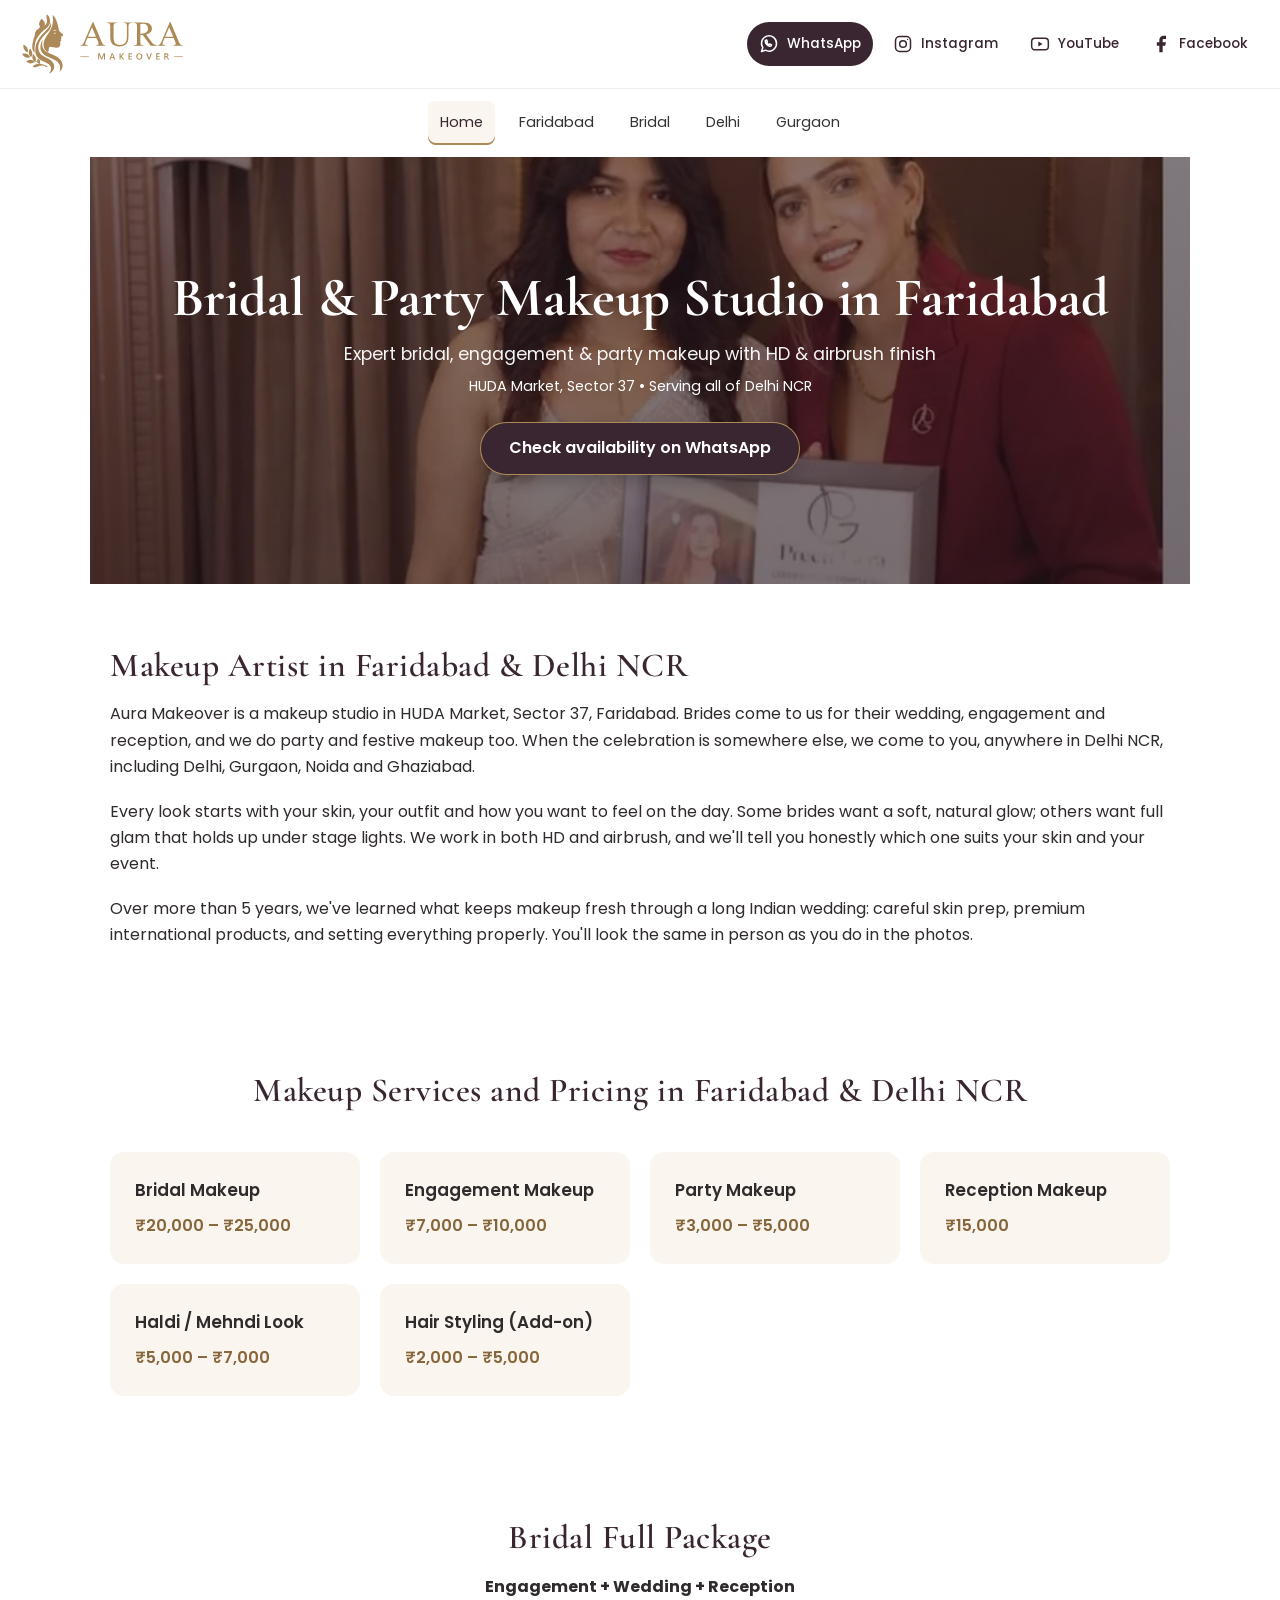
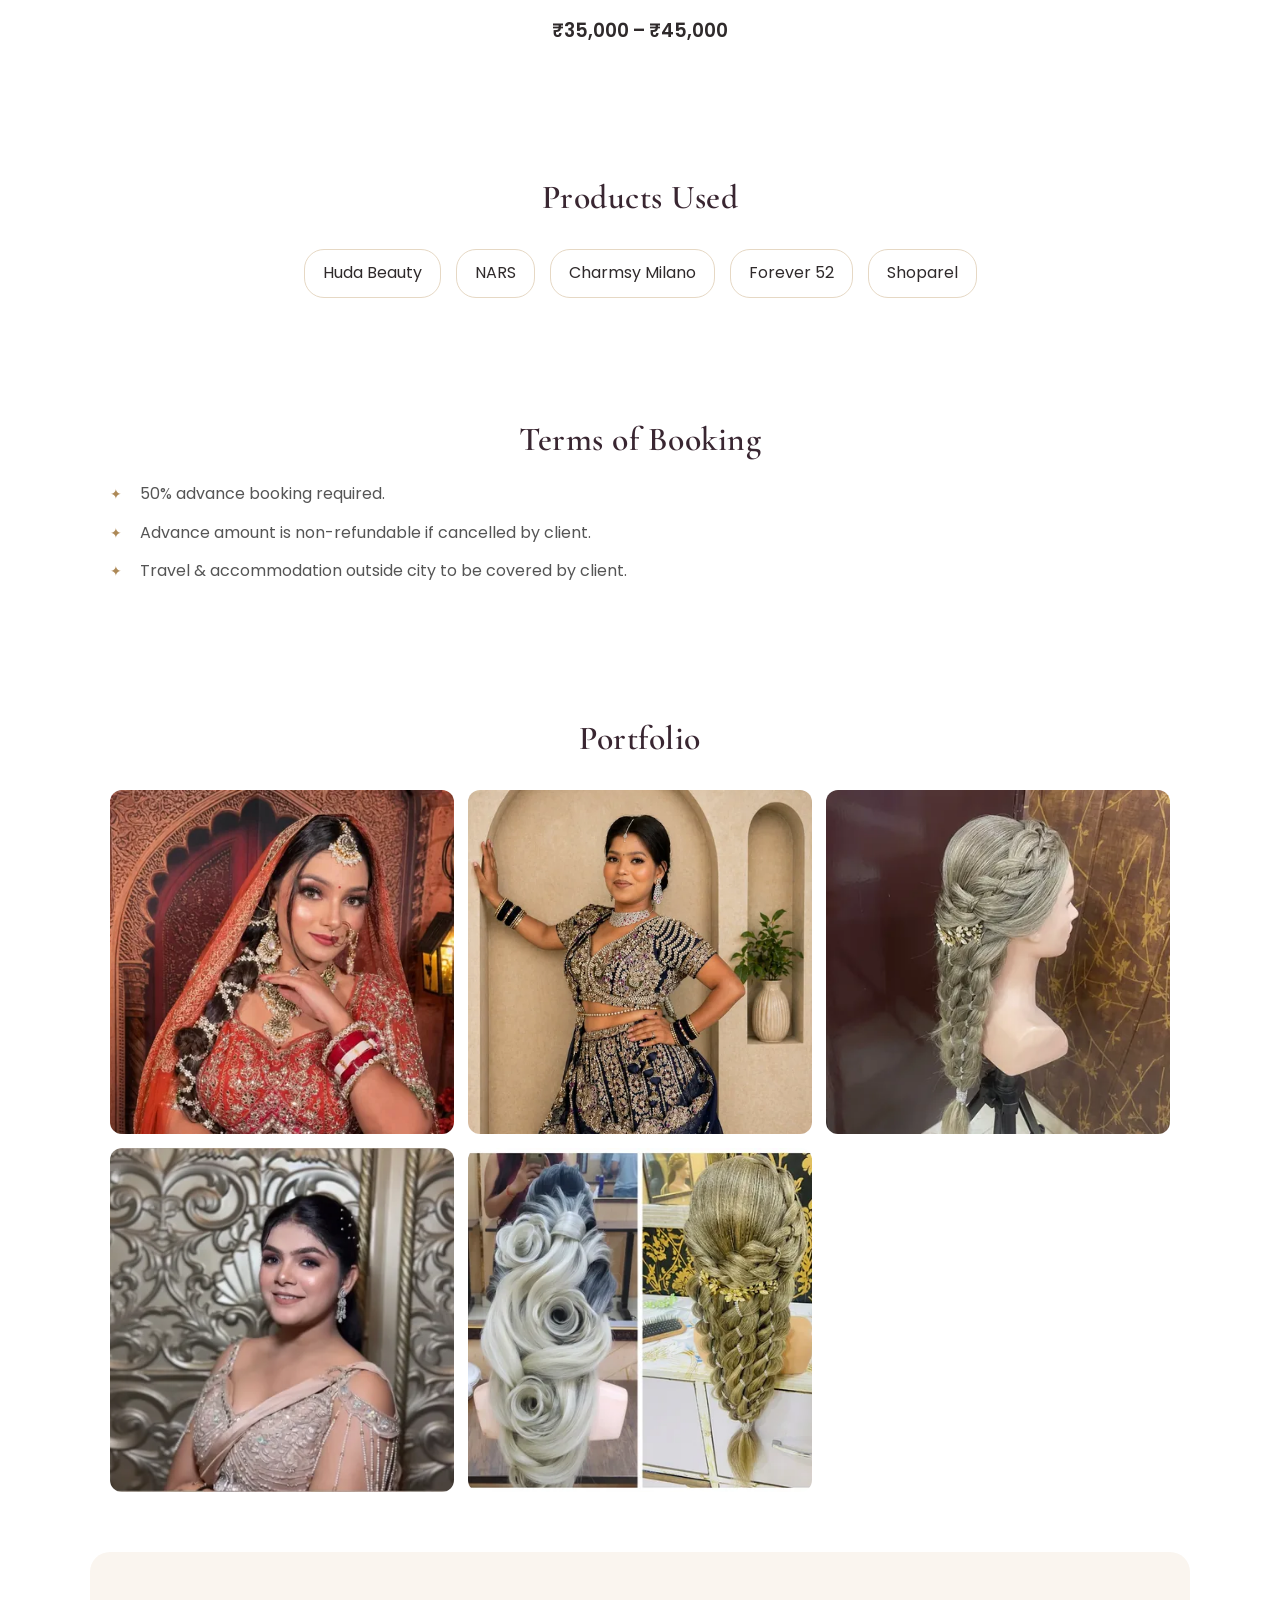
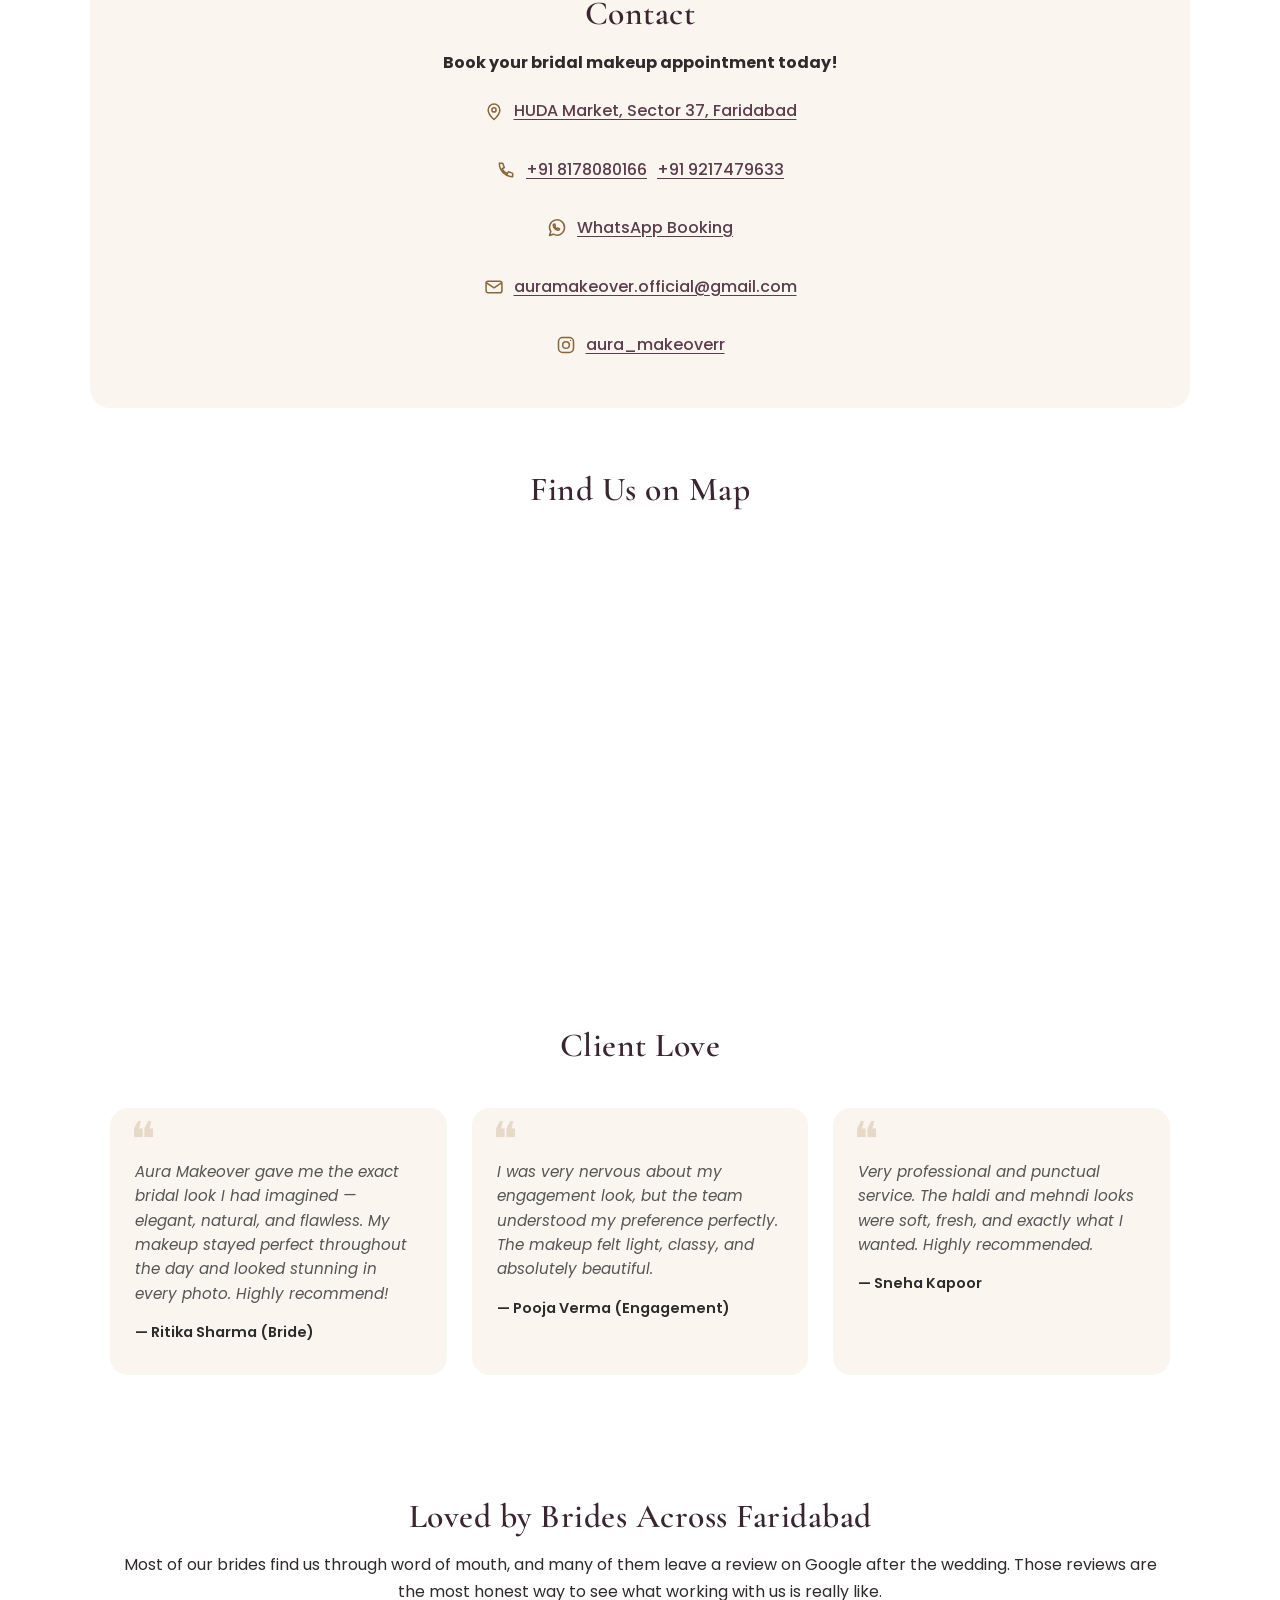
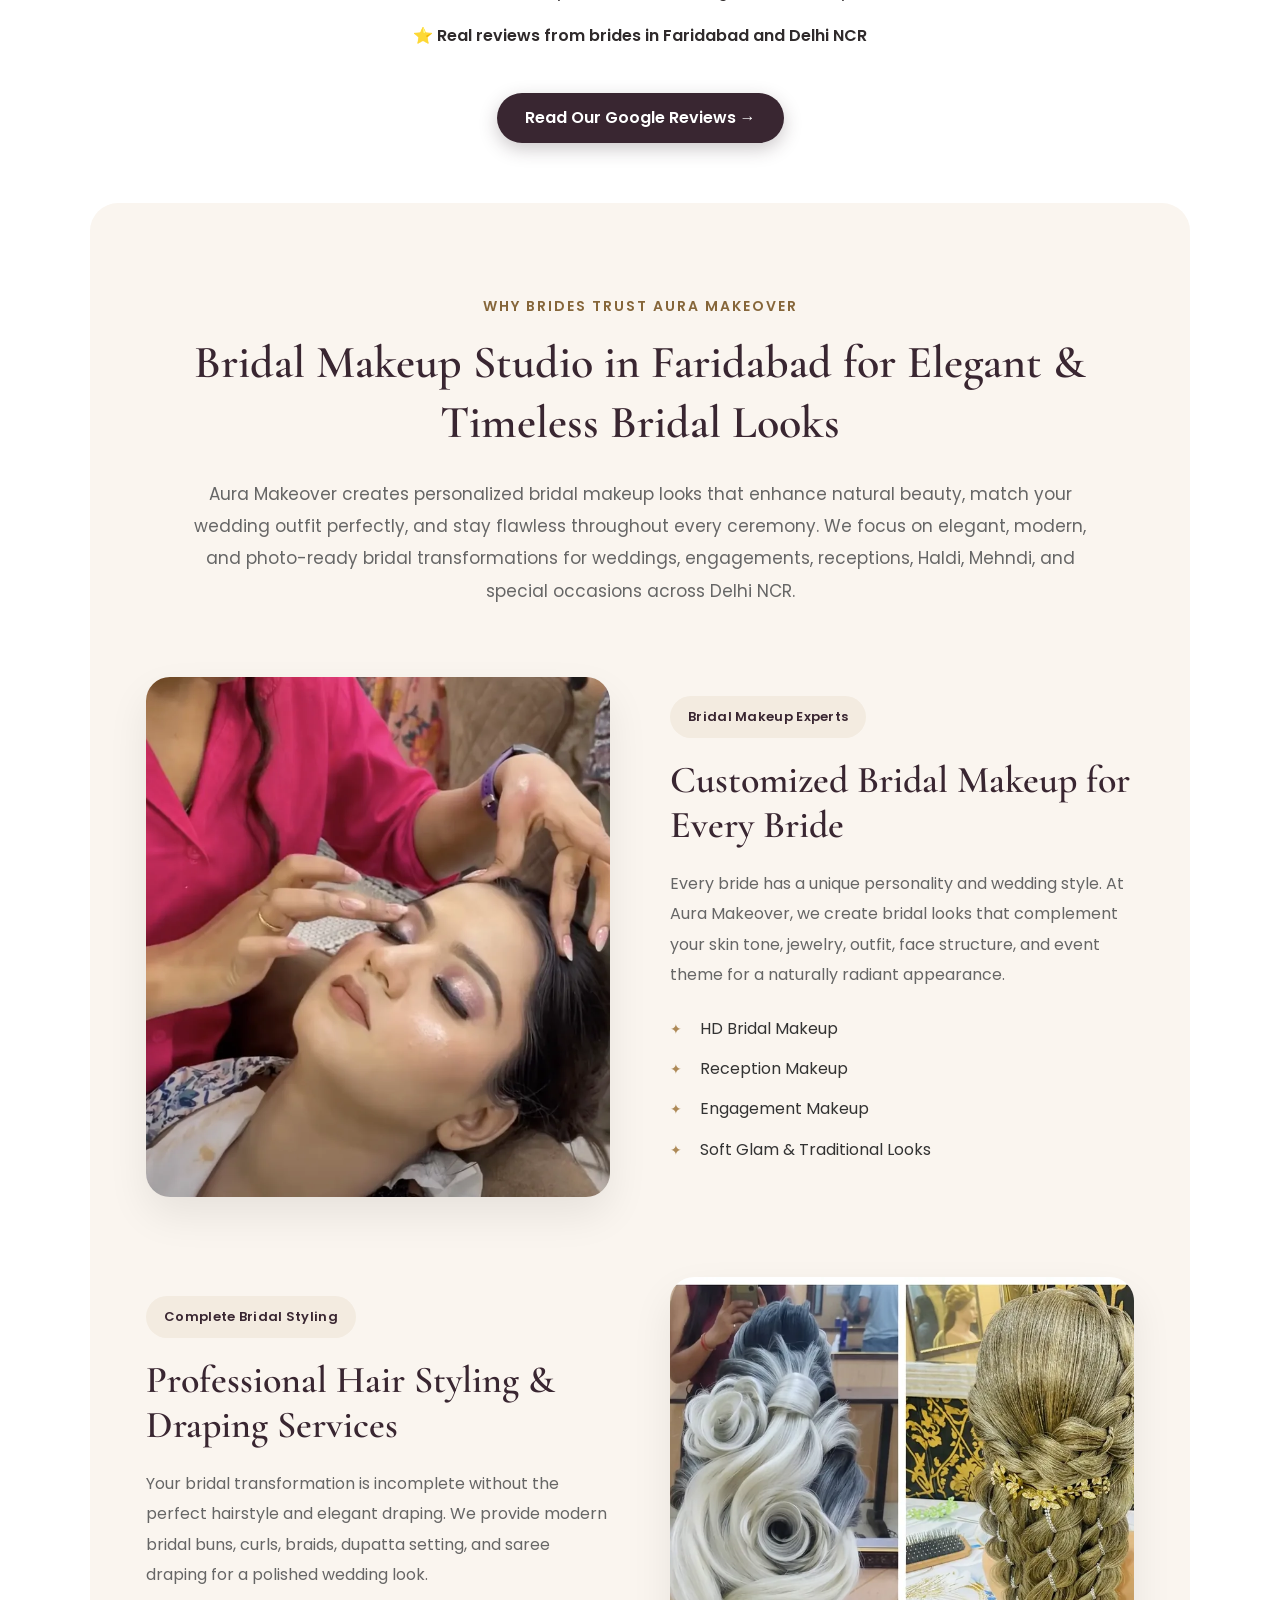
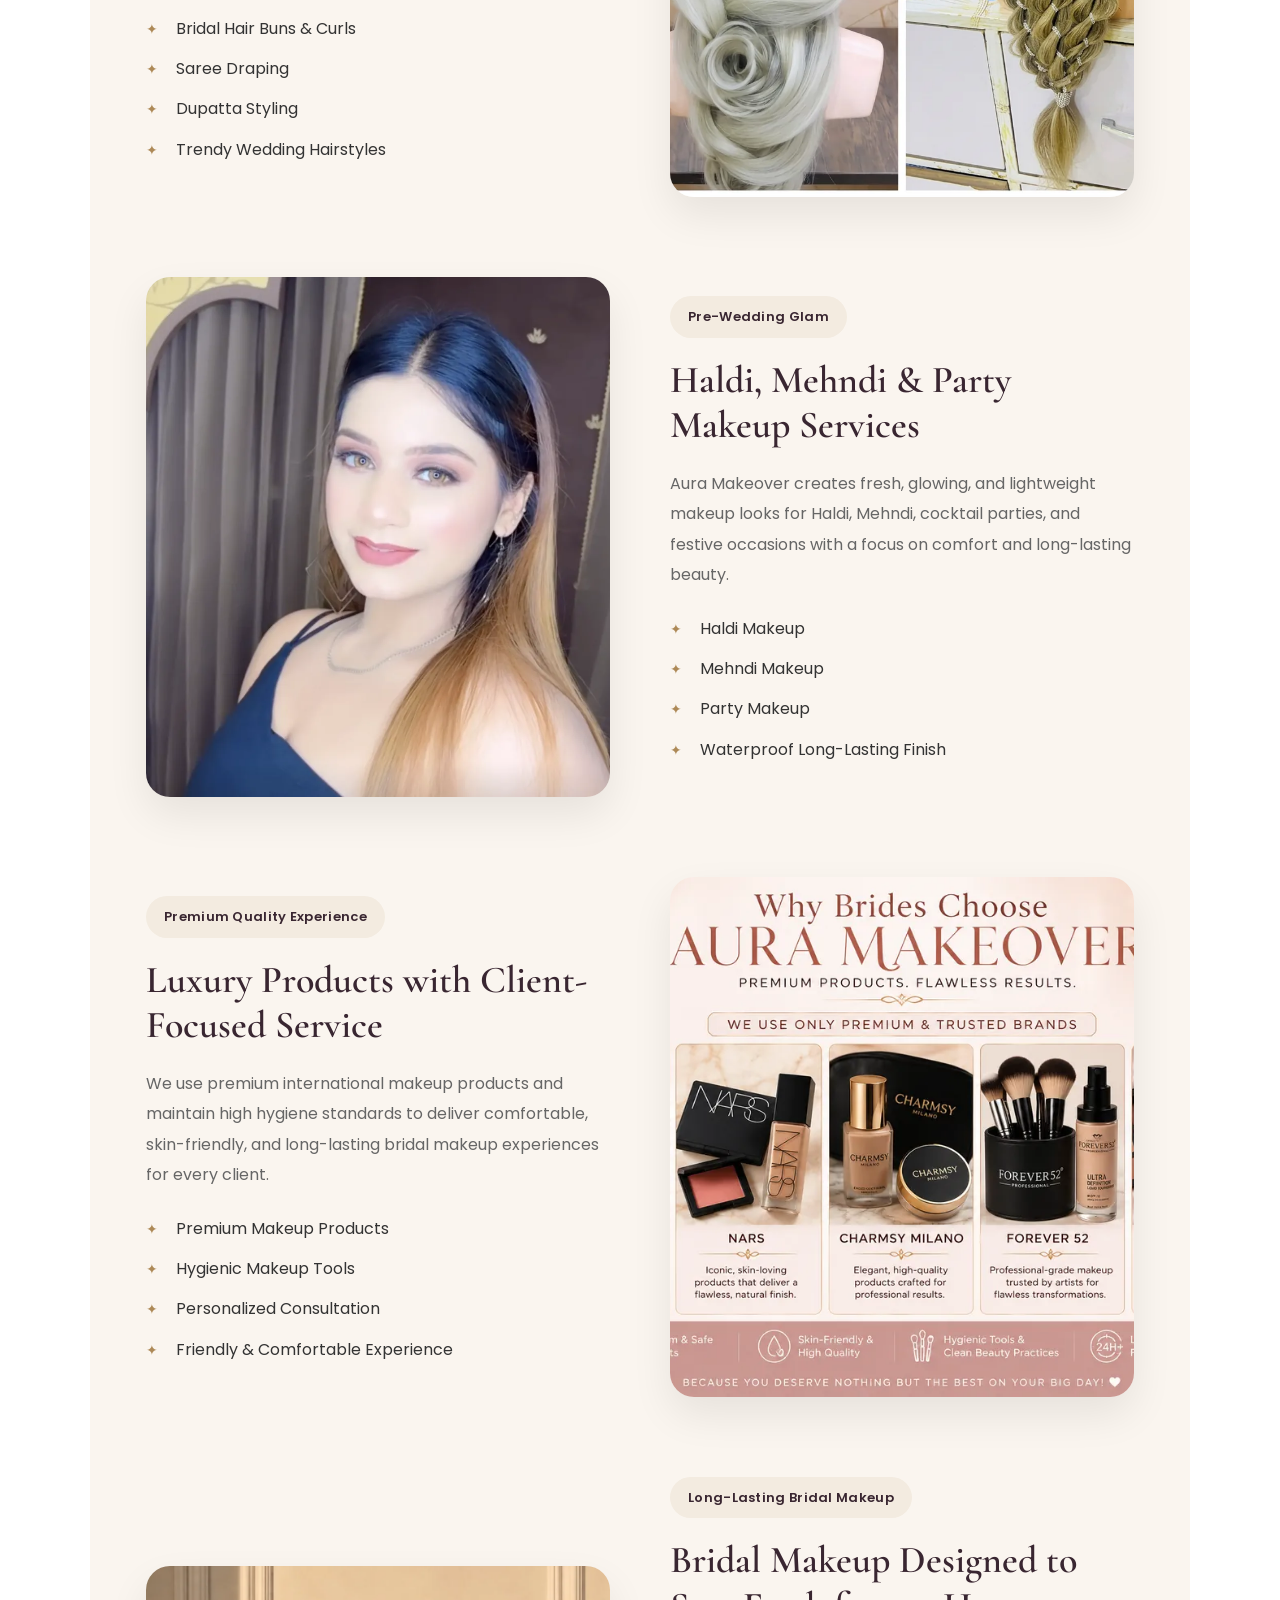
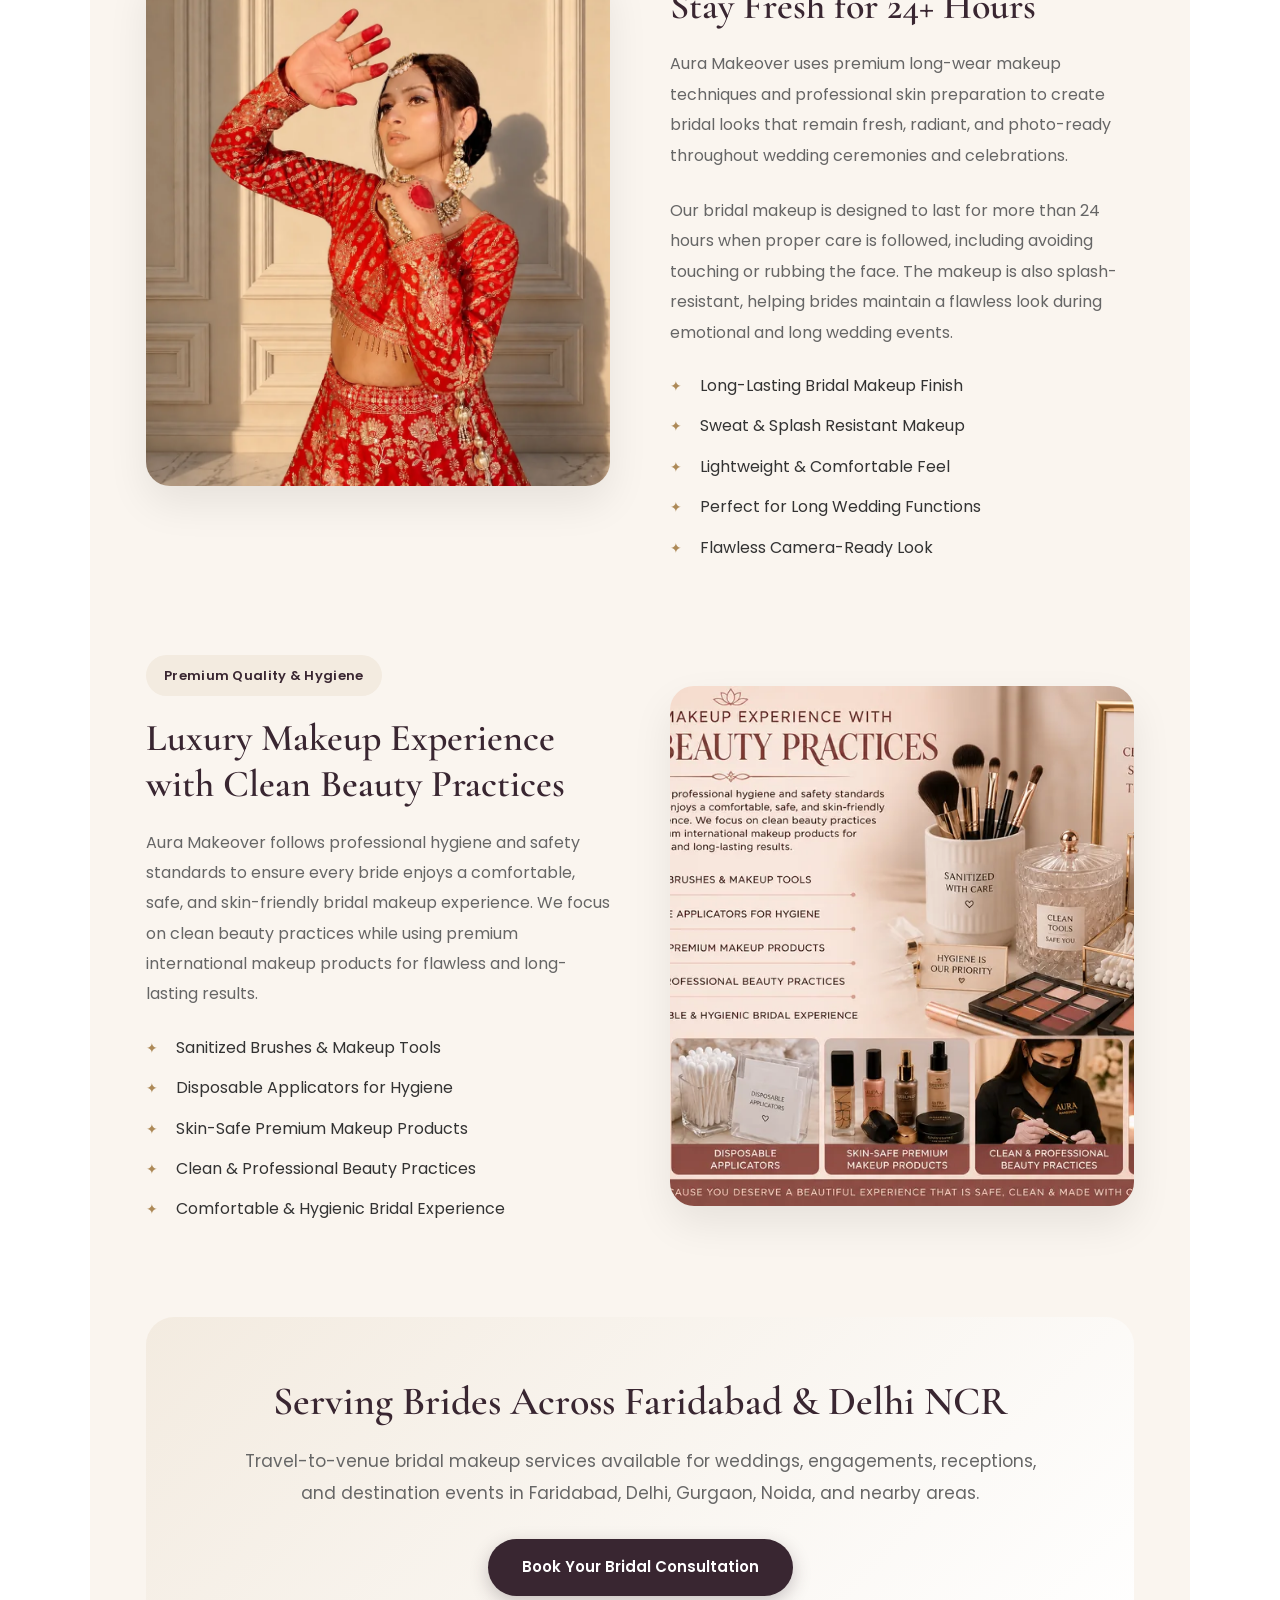
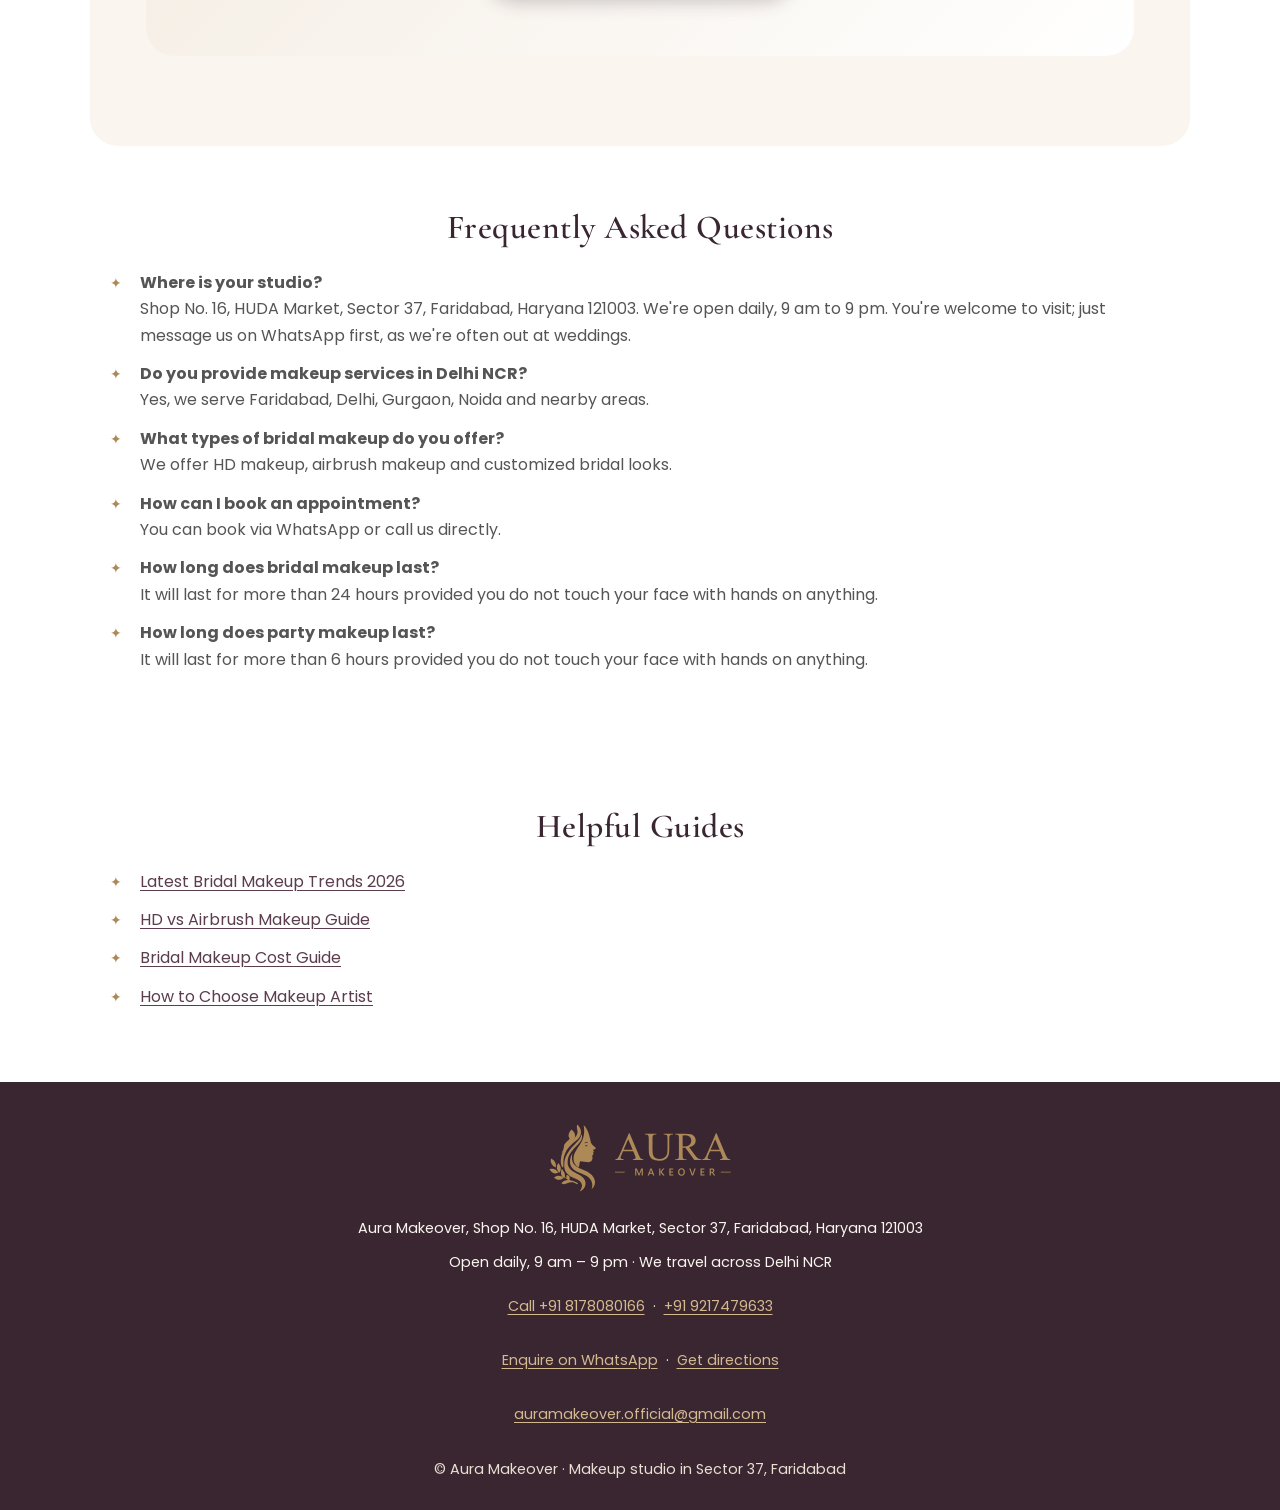
<file: index.html>
<!DOCTYPE html>
<html lang="en">
<head>
<meta charset="UTF-8" />
<meta name="viewport" content="width=device-width, initial-scale=1.0" />

<title>Aura Makeover | Bridal & Party Makeup Studio in Faridabad</title>

<meta name="description" content="Bridal, engagement and party makeup from our studio in Sector 37, Faridabad. HD and airbrush finishes, and we travel to venues across Delhi NCR.">


<meta name="robots" content="index, follow" />
<link rel="canonical" href="https://auramakeover.in/" />

<link rel="icon" href="favicon.ico" sizes="48x48">
<link rel="icon" href="favicon.svg" type="image/svg+xml">
<link rel="apple-touch-icon" href="apple-touch-icon.png">
<link rel="manifest" href="site.webmanifest">
<meta name="theme-color" content="#392631">

<meta property="og:title" content="Aura Makeover | Bridal &amp; Party Makeup Studio in Faridabad">
<meta property="og:description" content="Bridal, engagement and party makeup from our studio in Sector 37, Faridabad. HD and airbrush finishes, and we travel to venues across Delhi NCR.">
<meta property="og:type" content="website" />
<meta property="og:url" content="https://auramakeover.in/" />
<meta property="og:image" content="https://auramakeover.in/images/aura-makeover-share.jpg" />
<meta property="og:image:width" content="1200" />
<meta property="og:image:height" content="630" />
<meta property="og:image:alt" content="Aura Makeover logo beside a bride in a navy and gold lehenga" />

<meta name="twitter:card" content="summary_large_image" />
<meta name="twitter:title" content="Aura Makeover | Bridal &amp; Party Makeup Studio in Faridabad">
<meta name="twitter:description" content="Bridal, engagement and party makeup from our studio in Sector 37, Faridabad. HD and airbrush finishes, and we travel to venues across Delhi NCR.">
<meta name="twitter:image" content="https://auramakeover.in/images/aura-makeover-share.jpg" />

<link rel="preconnect" href="https://fonts.googleapis.com" />
<link rel="preconnect" href="https://fonts.gstatic.com" crossorigin />
<link href="https://fonts.googleapis.com/css2?family=Cormorant+Garamond:wght@500;600;700&family=Poppins:wght@400;500;600&display=swap" rel="stylesheet" />
<link rel="preload" as="image" href="images/banner-960.webp" fetchpriority="high">
<link rel="stylesheet" href="style.css">

<script type="application/ld+json">
{
  "@context": "https://schema.org",
  "@type": "BeautySalon",
  "name": "Aura Makeover",
  "image": "https://auramakeover.in/images/banner.jpeg",
  "logo": "https://auramakeover.in/images/brand/aura-makeover-profile-1080.png",
  "url": "https://auramakeover.in/",
  "telephone": "+918178080166",
  "priceRange": "₹₹",
  "email": "auramakeover.official@gmail.com",
  "hasMap": "https://maps.app.goo.gl/MC8ctfnPd83sNfoJ6",
  "openingHoursSpecification": {
    "@type": "OpeningHoursSpecification",
    "dayOfWeek": ["Monday", "Tuesday", "Wednesday", "Thursday", "Friday", "Saturday", "Sunday"],
    "opens": "09:00",
    "closes": "21:00"
  },
  "geo": {
    "@type": "GeoCoordinates",
    "latitude": 28.4731673,
    "longitude": 77.313966
  },
  "address": {
    "@type": "PostalAddress",
    "streetAddress": "Shop No. 16, HUDA Market, Sector 37",
    "addressLocality": "Faridabad",
    "addressRegion": "Haryana",
    "postalCode": "121003",
    "addressCountry": "IN"
  },
  "areaServed": [
    "Faridabad",
    "Delhi",
    "Gurgaon",
    "Noida",
    "Delhi NCR"
  ],
  "sameAs": [
    "https://www.instagram.com/aura_makeoverr",
    "https://www.youtube.com/@Aura_makeover-h7b",
    "https://www.facebook.com/aura.makeover.makeup.artist"
  ],
  "description": "Professional bridal makeup artist in Faridabad offering HD, airbrush and party makeup services across Delhi NCR.",
  "@id": "https://auramakeover.in/#business"
}
</script>

</head>

<body>
<a class="skip-link" href="#main-content">Skip to main content</a>

<header class="top-bar">
  <div class="top-left">
    <a href="./" class="logo-link"><img src="images/brand/aura-makeover-logo-gold.svg" width="165" height="64" alt="Aura Makeover home" class="logo" /></a>
  </div>

  <div class="top-right">
    <a href="https://wa.me/918178080166?text=Hi%20Aura%20Makeover%21%20I%27d%20like%20to%20enquire%20about%20bridal%20and%20party%20makeup%20in%20Faridabad.%20Could%20you%20share%20your%20availability%20and%20pricing%3F" target="_blank" rel="noopener noreferrer" class="social-link social-whatsapp" aria-label="Contact us on WhatsApp" title="Contact us on WhatsApp"><svg class="social-icon" width="20" height="20" viewBox="0 0 24 24" fill="none" stroke="currentColor" stroke-width="1.8" stroke-linecap="round" stroke-linejoin="round" aria-hidden="true" focusable="false"><path d="M21 11.5a9 9 0 0 1-13.3 7.9L3 21l1.6-4.7A9 9 0 1 1 21 11.5Z"/><path d="M8.2 7.5c-.5.2-.8.8-.7 1.5.4 2.8 2.7 5.1 5.5 5.7.7.1 1.4-.2 1.7-.8l.4-.8-2.3-1.1-.7.8c-1.2-.5-2.3-1.5-2.8-2.7l.8-.7-1-2.3Z"/></svg><span class="social-label">WhatsApp</span></a>

    <a href="https://www.instagram.com/aura_makeoverr" target="_blank" rel="noopener noreferrer" class="social-link social-instagram" aria-label="Aura Makeover on Instagram" title="Aura Makeover on Instagram"><svg class="social-icon" width="20" height="20" viewBox="0 0 24 24" fill="none" stroke="currentColor" stroke-width="1.8" stroke-linecap="round" stroke-linejoin="round" aria-hidden="true" focusable="false"><rect x="3" y="3" width="18" height="18" rx="5"/><circle cx="12" cy="12" r="4"/><circle cx="17.5" cy="6.5" r=".8" fill="currentColor" stroke="none"/></svg><span class="social-label">Instagram</span></a>
    <a href="https://www.youtube.com/@Aura_makeover-h7b" target="_blank" rel="noopener noreferrer" class="social-link social-youtube" aria-label="Aura Makeover on YouTube" title="Aura Makeover on YouTube"><svg class="social-icon" width="20" height="20" viewBox="0 0 24 24" fill="none" stroke="currentColor" stroke-width="1.8" stroke-linecap="round" stroke-linejoin="round" aria-hidden="true" focusable="false"><rect x="2" y="5" width="20" height="14" rx="4"/><path d="m10 9 5 3-5 3Z" fill="currentColor" stroke="none"/></svg><span class="social-label">YouTube</span></a>
    <a href="https://www.facebook.com/aura.makeover.makeup.artist" target="_blank" rel="noopener noreferrer" class="social-link social-facebook" aria-label="Aura Makeover on Facebook" title="Aura Makeover on Facebook"><svg class="social-icon" width="20" height="20" viewBox="0 0 24 24" fill="none" stroke="currentColor" stroke-width="1.8" stroke-linecap="round" stroke-linejoin="round" aria-hidden="true" focusable="false"><path d="M18 2h-3a5 5 0 0 0-5 5v3H7v4h3v8h4v-8h3l1-4h-4V7a1 1 0 0 1 1-1h3Z" fill="currentColor" stroke="none"/></svg><span class="social-label">Facebook</span></a>
  </div>
</header>
<nav class="nav" aria-label="Main navigation">
<a href="./" aria-current="page">Home</a>
<a href="makeup-artist-faridabad.html">Faridabad</a>
<a href="bridal-makeup-faridabad.html">Bridal</a>
<a href="makeup-artist-delhi.html">Delhi</a>
<a href="makeup-artist-gurgaon.html">Gurgaon</a>
</nav>
<main id="main-content" tabindex="-1">

<section class="hero">
  <h1>Bridal &amp; Party Makeup Studio in Faridabad</h1>
  <p>Expert bridal, engagement & party makeup with HD & airbrush finish</p>
  <p style="font-size: 0.9rem;opacity: 1;">HUDA Market, Sector 37 • Serving all of Delhi NCR</p>
  <a class="btn" href="https://wa.me/918178080166?text=Hi%20Aura%20Makeover%21%20I%27d%20like%20to%20enquire%20about%20bridal%20and%20party%20makeup%20in%20Faridabad.%20Could%20you%20share%20your%20availability%20and%20pricing%3F">Check availability on WhatsApp</a>
</section>

<section>
  <h2>Makeup Artist in Faridabad &amp; Delhi NCR</h2>
  <p>Aura Makeover is a makeup studio in HUDA Market, Sector 37, Faridabad. Brides come to us for their wedding, engagement and reception, and we do party and festive makeup too. When the celebration is somewhere else, we come to you, anywhere in Delhi NCR, including Delhi, Gurgaon, Noida and Ghaziabad.</p>
  <p>Every look starts with your skin, your outfit and how you want to feel on the day. Some brides want a soft, natural glow; others want full glam that holds up under stage lights. We work in both HD and airbrush, and we'll tell you honestly which one suits your skin and your event.</p>
  <p>Over more than 5 years, we've learned what keeps makeup fresh through a long Indian wedding: careful skin prep, premium international products, and setting everything properly. You'll look the same in person as you do in the photos.</p>
</section>

<section>
  <h2 class="center">Makeup Services and Pricing in Faridabad &amp; Delhi NCR</h2>
  <div class="grid">
    <div class="card"><h3>Bridal Makeup</h3><div class="price">₹20,000 – ₹25,000</div></div>
    <div class="card"><h3>Engagement Makeup</h3><div class="price">₹7,000 – ₹10,000</div></div>
    <div class="card"><h3>Party Makeup</h3><div class="price">₹3,000 – ₹5,000</div></div>
    <div class="card"><h3>Reception Makeup</h3><div class="price">₹15,000</div></div>
    <div class="card"><h3>Haldi / Mehndi Look</h3><div class="price">₹5,000 – ₹7,000</div></div>
    <div class="card"><h3>Hair Styling (Add-on)</h3><div class="price">₹2,000 – ₹5,000</div></div>
  </div>
</section>

<section class="center">
  <h2>Bridal Full Package</h2>
  <p><strong>Engagement + Wedding + Reception</strong></p>
  <h3>₹35,000 – ₹45,000</h3>
</section>

<section class="center">
  <h2>Products Used</h2>
  <div class="brands">
    <div class="brand">Huda Beauty</div>
    <div class="brand">NARS</div>
    <div class="brand">Charmsy Milano</div>
    <div class="brand">Forever 52</div>
    <div class="brand">Shoparel</div>
  </div>
</section>

<section>
  <h2 class="center">Terms of Booking</h2>
  <ul>
    <li>50% advance booking required.</li>
    <li>Advance amount is non-refundable if cancelled by client.</li>
    <li>Travel & accommodation outside city to be covered by client.</li>
  </ul>
</section>

<section>
<h2 class="center">Portfolio</h2>
<div class="gallery">
<img src="images/bridal-makeup-auramakeover-960.webp" srcset="images/bridal-makeup-auramakeover-480.webp 480w, images/bridal-makeup-auramakeover-960.webp 960w" sizes="(max-width: 767px) 47vw, 345px" width="960" height="825" alt="Bridal makeup artist in Faridabad - HD bridal look" loading="lazy" decoding="async">
<img src="images/bridal-makeup-2-aura-makeover-960.webp" srcset="images/bridal-makeup-2-aura-makeover-480.webp 480w, images/bridal-makeup-2-aura-makeover-960.webp 960w" sizes="(max-width: 767px) 47vw, 345px" width="960" height="1099" alt="Airbrush bridal makeup in Faridabad by Aura Makeover" loading="lazy" decoding="async">
<img src="images/third-hair-styles-by-auramakeover-ranjana-960.webp" srcset="images/third-hair-styles-by-auramakeover-ranjana-480.webp 480w, images/third-hair-styles-by-auramakeover-ranjana-960.webp 960w" sizes="(max-width: 767px) 47vw, 345px" width="960" height="823" alt="Engagement makeup artist in Faridabad" loading="lazy" decoding="async">
<img src="images/party-makeup-aura-makeover-960.webp" srcset="images/party-makeup-aura-makeover-480.webp 480w, images/party-makeup-aura-makeover-960.webp 702w" sizes="(max-width: 767px) 47vw, 345px" width="702" height="614" alt="Party makeup in Faridabad - professional makeup artist" loading="lazy" decoding="async">
<img src="images/two-hair-styles-by-auramakeover-ranjana-960.webp" srcset="images/two-hair-styles-by-auramakeover-ranjana-480.webp 480w, images/two-hair-styles-by-auramakeover-ranjana-960.webp 960w" sizes="(max-width: 767px) 47vw, 345px" width="960" height="823" alt="Makeup artist Delhi NCR portfolio work" loading="lazy" decoding="async">
</div>
</section>

<section class="contact center">
  <h2>Contact</h2>
  <p><strong>Book your bridal makeup appointment today!</strong></p>
  <p>
    <svg class="contact-icon" width="20" height="20" viewBox="0 0 24 24" fill="none" stroke="currentColor" stroke-width="1.8" stroke-linecap="round" stroke-linejoin="round" aria-hidden="true" focusable="false"><path d="M12 21s-7-6.2-7-11.5a7 7 0 0 1 14 0C19 14.8 12 21 12 21Z"/><circle cx="12" cy="9.5" r="2.5"/></svg>
    <a href="https://maps.app.goo.gl/MC8ctfnPd83sNfoJ6" target="_blank" rel="noopener noreferrer">HUDA Market, Sector 37, Faridabad</a>
  </p>

  <p>
    <svg class="contact-icon" width="20" height="20" viewBox="0 0 24 24" fill="none" stroke="currentColor" stroke-width="1.8" stroke-linecap="round" stroke-linejoin="round" aria-hidden="true" focusable="false"><path d="M4 4h4l2 5-2.5 1.5a11 11 0 0 0 6 6L15 14l5 2v4a16 16 0 0 1-16-16Z"/></svg>
    <a href="tel:+918178080166">+91 8178080166</a>
    <a href="tel:+919217479633">+91 9217479633</a>
  </p>
  <p>
    <svg class="contact-icon" width="20" height="20" viewBox="0 0 24 24" fill="none" stroke="currentColor" stroke-width="1.8" stroke-linecap="round" stroke-linejoin="round" aria-hidden="true" focusable="false"><path d="M21 11.5a9 9 0 0 1-13.3 7.9L3 21l1.6-4.7A9 9 0 1 1 21 11.5Z"/><path d="M8.2 7.5c-.5.2-.8.8-.7 1.5.4 2.8 2.7 5.1 5.5 5.7.7.1 1.4-.2 1.7-.8l.4-.8-2.3-1.1-.7.8c-1.2-.5-2.3-1.5-2.8-2.7l.8-.7-1-2.3Z"/></svg>
    <a href="https://wa.me/918178080166?text=Hi%20Aura%20Makeover%21%20I%27d%20like%20to%20enquire%20about%20bridal%20and%20party%20makeup%20in%20Faridabad.%20Could%20you%20share%20your%20availability%20and%20pricing%3F">
      WhatsApp Booking
    </a>
  </p>
  <p>
    <svg class="contact-icon" width="20" height="20" viewBox="0 0 24 24" fill="none" stroke="currentColor" stroke-width="1.8" stroke-linecap="round" stroke-linejoin="round" aria-hidden="true" focusable="false"><rect x="2.5" y="5" width="19" height="14" rx="2.5"/><path d="m3 7 9 6 9-6"/></svg>
    <a href="mailto:auramakeover.official@gmail.com">
      auramakeover.official@gmail.com
    </a>
  </p>

  <p>
    <svg class="contact-icon" width="20" height="20" viewBox="0 0 24 24" fill="none" stroke="currentColor" stroke-width="1.8" stroke-linecap="round" stroke-linejoin="round" aria-hidden="true" focusable="false"><rect x="3" y="3" width="18" height="18" rx="5"/><circle cx="12" cy="12" r="4"/><circle cx="17.5" cy="6.5" r=".8" fill="currentColor" stroke="none"/></svg>
    <a href="https://www.instagram.com/aura_makeoverr" target="_blank" rel="noopener noreferrer">
      aura_makeoverr
    </a>
  </p>
</section>
<section class="center">
  <h2>Find Us on Map</h2>
  <iframe title="Aura Makeover location on Google Maps"
src="https://www.google.com/maps/embed?pb=!1m18!1m12!1m3!1d4361.181219875429!2d77.313966!3d28.473167300000004!2m3!1f0!2f0!3f0!3m2!1i1024!2i768!4f13.1!3m3!1m2!1s0x390ce74e7d4bd92b%3A0x5adfecc98925553b!2sAura%20Makeover%20%7C%20Bridal%20Makeup%20Artist%20in%20Faridabad!5e1!3m2!1sen!2sin!4v1777636245859!5m2!1sen!2sin"
    width="100%" 
    height="350" 
    style="border:0;border-radius:12px;margin-top:20px;" 
    allowfullscreen="" 
    loading="lazy">
  </iframe>

</section>

<section class="center">
  <h2>Client Love</h2>

  <div class="testimonial-grid">
    <div class="testimonial-card">
      <span class="quote">❝</span>
      <p>
        Aura Makeover gave me the exact bridal look I had imagined — elegant,
        natural, and flawless. My makeup stayed perfect throughout the day and
        looked stunning in every photo. Highly recommend!
      </p>
      <div class="client-name">— Ritika Sharma (Bride)</div>
    </div>

    <div class="testimonial-card">
      <span class="quote">❝</span>
      <p>
        I was very nervous about my engagement look, but the team understood my
        preference perfectly. The makeup felt light, classy, and absolutely
        beautiful. 
      </p>
      <div class="client-name">— Pooja Verma (Engagement)</div>
    </div>

    <div class="testimonial-card">
      <span class="quote">❝</span>
      <p>
        Very professional and punctual service. The haldi and mehndi looks were
        soft, fresh, and exactly what I wanted. Highly recommended.
      </p>
      <div class="client-name">— Sneha Kapoor</div>
    </div>
  </div>
</section>

<section class="center">
  <h2>Loved by Brides Across Faridabad</h2>

  <p>
    Most of our brides find us through word of mouth, and many of them leave a review on Google
    after the wedding. Those reviews are the most honest way to see what working with us is really like.
  </p>

  <p style="font-weight:600;">
    ⭐ Real reviews from brides in Faridabad and Delhi NCR
  </p>

  <a href="https://maps.app.goo.gl/MC8ctfnPd83sNfoJ6"
     target="_blank"
     rel="noopener"
     class="btn">
    Read Our Google Reviews →
  </a>
</section>

<section class="aura-why-section">
  <div class="container">

    <div class="aura-heading text-center">
      <span class="sub-title">Why Brides Trust Aura Makeover</span>

      <h2>
        Bridal Makeup Studio in Faridabad for Elegant & Timeless Bridal Looks
      </h2>

      <p>
        Aura Makeover creates personalized bridal makeup looks that enhance natural beauty,
        match your wedding outfit perfectly, and stay flawless throughout every ceremony.
        We focus on elegant, modern, and photo-ready bridal transformations for weddings,
        engagements, receptions, Haldi, Mehndi, and special occasions across Delhi NCR.
      </p>
    </div>

    <div class="aura-feature-row">
      
      <div class="aura-feature-image">
        <img src="images/aura-makeover-bridal-customized-960.webp" srcset="images/aura-makeover-bridal-customized-480.webp 480w, images/aura-makeover-bridal-customized-960.webp 960w" sizes="(max-width: 600px) 90vw, 500px" width="960" height="968" alt="Bridal Makeup Artist in Faridabad" loading="lazy" decoding="async">
      </div>

      <div class="aura-feature-content">
        <span class="feature-badge">Bridal Makeup Experts</span>

        <h3>Customized Bridal Makeup for Every Bride</h3>

        <p>
          Every bride has a unique personality and wedding style. At Aura Makeover,
          we create bridal looks that complement your skin tone, jewelry, outfit,
          face structure, and event theme for a naturally radiant appearance.
        </p>

        <ul>
          <li>HD Bridal Makeup</li>
          <li>Reception Makeup</li>
          <li>Engagement Makeup</li>
          <li>Soft Glam & Traditional Looks</li>
        </ul>
      </div>

    </div>

    <div class="aura-feature-row reverse">

      <div class="aura-feature-image">
        <img src="images/two-hair-styles-by-auramakeover-ranjana-960.webp" srcset="images/two-hair-styles-by-auramakeover-ranjana-480.webp 480w, images/two-hair-styles-by-auramakeover-ranjana-960.webp 960w" sizes="(max-width: 600px) 90vw, 500px" width="960" height="823" alt="Bridal Hair Styling Services" loading="lazy" decoding="async">
      </div>

      <div class="aura-feature-content">
        <span class="feature-badge">Complete Bridal Styling</span>

        <h3>Professional Hair Styling & Draping Services</h3>

        <p>
          Your bridal transformation is incomplete without the perfect hairstyle
          and elegant draping. We provide modern bridal buns, curls, braids,
          dupatta setting, and saree draping for a polished wedding look.
        </p>

        <ul>
          <li>Bridal Hair Buns & Curls</li>
          <li>Saree Draping</li>
          <li>Dupatta Styling</li>
          <li>Trendy Wedding Hairstyles</li>
        </ul>
      </div>

    </div>

    <div class="aura-feature-row">

      <div class="aura-feature-image">
        <img src="images/aura-makeover-party-makeup-960.webp" srcset="images/aura-makeover-party-makeup-480.webp 480w, images/aura-makeover-party-makeup-960.webp 960w" sizes="(max-width: 600px) 90vw, 500px" width="960" height="1020" alt="Haldi and Mehndi Makeup" loading="lazy" decoding="async">
      </div>

      <div class="aura-feature-content">
        <span class="feature-badge">Pre-Wedding Glam</span>

        <h3>Haldi, Mehndi & Party Makeup Services</h3>

        <p>
          Aura Makeover creates fresh, glowing, and lightweight makeup looks
          for Haldi, Mehndi, cocktail parties, and festive occasions with a
          focus on comfort and long-lasting beauty.
        </p>

        <ul>
          <li>Haldi Makeup</li>
          <li>Mehndi Makeup</li>
          <li>Party Makeup</li>
          <li>Waterproof Long-Lasting Finish</li>
        </ul>
      </div>

    </div>

    <div class="aura-feature-row reverse">

      <div class="aura-feature-image">
        <img src="images/aura-makeover-products-used-960.webp" srcset="images/aura-makeover-products-used-480.webp 480w, images/aura-makeover-products-used-960.webp 960w" sizes="(max-width: 600px) 90vw, 500px" width="960" height="640" alt="Premium Bridal Makeup Products" loading="lazy" decoding="async">
      </div>

      <div class="aura-feature-content">
        <span class="feature-badge">Premium Quality Experience</span>

        <h3>Luxury Products with Client-Focused Service</h3>

        <p>
          We use premium international makeup products and maintain high hygiene
          standards to deliver comfortable, skin-friendly, and long-lasting bridal
          makeup experiences for every client.
        </p>

        <ul>
          <li>Premium Makeup Products</li>
          <li>Hygienic Makeup Tools</li>
          <li>Personalized Consultation</li>
          <li>Friendly & Comfortable Experience</li>
        </ul>
      </div>

    </div>

    <div class="aura-feature-row">

      <div class="aura-feature-image">
        <img src="images/long-lasting-bridal-makeup-960.webp" srcset="images/long-lasting-bridal-makeup-480.webp 480w, images/long-lasting-bridal-makeup-960.webp 960w" sizes="(max-width: 600px) 90vw, 500px" width="960" height="1280" alt="Long Lasting Bridal Makeup in Faridabad" loading="lazy" decoding="async">
      </div>

      <div class="aura-feature-content">
        <span class="feature-badge">Long-Lasting Bridal Makeup</span>

        <h3>Bridal Makeup Designed to Stay Fresh for 24+ Hours</h3>

        <p>
          Aura Makeover uses premium long-wear makeup techniques and professional
          skin preparation to create bridal looks that remain fresh, radiant,
          and photo-ready throughout wedding ceremonies and celebrations.
        </p>

        <p>
          Our bridal makeup is designed to last for more than 24 hours when proper
          care is followed, including avoiding touching or rubbing the face.
          The makeup is also splash-resistant, helping brides maintain a flawless
          look during emotional and long wedding events.
        </p>

        <ul>
          <li>Long-Lasting Bridal Makeup Finish</li>
          <li>Sweat & Splash Resistant Makeup</li>
          <li>Lightweight & Comfortable Feel</li>
          <li>Perfect for Long Wedding Functions</li>
          <li>Flawless Camera-Ready Look</li>
        </ul>
      </div>

    </div>

    <div class="aura-feature-row reverse">

      <div class="aura-feature-image">
        <img src="images/aura-makeover-clean-hygenic-products-960.webp" srcset="images/aura-makeover-clean-hygenic-products-480.webp 480w, images/aura-makeover-clean-hygenic-products-960.webp 960w" sizes="(max-width: 600px) 90vw, 500px" width="960" height="640" alt="Premium Bridal Makeup Products and Hygiene Standards" loading="lazy" decoding="async">
      </div>

      <div class="aura-feature-content">
        <span class="feature-badge">Premium Quality & Hygiene</span>

        <h3>Luxury Makeup Experience with Clean Beauty Practices</h3>

        <p>
          Aura Makeover follows professional hygiene and safety standards to ensure
          every bride enjoys a comfortable, safe, and skin-friendly bridal makeup
          experience. We focus on clean beauty practices while using premium
          international makeup products for flawless and long-lasting results.
        </p>

        <ul>
          <li>Sanitized Brushes & Makeup Tools</li>
          <li>Disposable Applicators for Hygiene</li>
          <li>Skin-Safe Premium Makeup Products</li>
          <li>Clean & Professional Beauty Practices</li>
          <li>Comfortable & Hygienic Bridal Experience</li>
        </ul>
      </div>

    </div>

    <div class="aura-bottom-box text-center">
      <h3>Serving Brides Across Faridabad & Delhi NCR</h3>

      <p>
        Travel-to-venue bridal makeup services available for weddings,
        engagements, receptions, and destination events in Faridabad,
        Delhi, Gurgaon, Noida, and nearby areas.
      </p>

      <a href="https://wa.me/918178080166?text=Hi%20Aura%20Makeover%21%20I%27d%20like%20to%20enquire%20about%20bridal%20and%20party%20makeup%20in%20Faridabad.%20Could%20you%20share%20your%20availability%20and%20pricing%3F" target="_blank" rel="noopener noreferrer" class="aura-btn">
        Book Your Bridal Consultation
      </a>
    </div>

  </div>
</section>

<section>
  <h2 class="center">Frequently Asked Questions</h2>
  <ul>
    <li><strong>Where is your studio?</strong><br>
    Shop No. 16, HUDA Market, Sector 37, Faridabad, Haryana 121003. We're open daily, 9 am to 9 pm. You're welcome to visit; just message us on WhatsApp first, as we're often out at weddings.</li>

    <li><strong>Do you provide makeup services in Delhi NCR?</strong><br>
    Yes, we serve Faridabad, Delhi, Gurgaon, Noida and nearby areas.</li>

    <li><strong>What types of bridal makeup do you offer?</strong><br>
    We offer HD makeup, airbrush makeup and customized bridal looks.</li>

    <li><strong>How can I book an appointment?</strong><br>
    You can book via WhatsApp or call us directly.</li>

    <li><strong>How long does bridal makeup last?</strong><br>
    It will last for more than 24 hours provided you do not touch your face with hands on anything.</li>

    <li><strong>How long does party makeup last?</strong><br>
    It will last for more than 6 hours provided you do not touch your face with hands on anything.</li>
  </ul>
</section>

<section >
<h2 class="center" >Helpful Guides</h2>

<ul>
<li><a href="best-bridal-makeup-looks-2026.html">Latest Bridal Makeup Trends 2026</a></li>
<li><a href="hd-vs-airbrush-makeup.html">HD vs Airbrush Makeup Guide</a></li>
<li><a href="bridal-makeup-cost-faridabad.html">Bridal Makeup Cost Guide</a></li>
<li><a href="how-to-choose-makeup-artist.html">How to Choose Makeup Artist</a></li>
</ul>

</section>

</main>
<footer>
<img src="images/brand/aura-makeover-logo-gold.svg" width="186" height="72" alt="Aura Makeover" class="footer-logo" loading="lazy" decoding="async" />
<nav class="footer-contact" aria-label="Contact Aura Makeover">
      <p>Aura Makeover, Shop No. 16, HUDA Market, Sector 37, Faridabad, Haryana 121003</p>
      <p>Open daily, 9 am – 9 pm · We travel across Delhi NCR</p>
      <p><a href="tel:+918178080166">Call +91 8178080166</a> · <a href="tel:+919217479633">+91 9217479633</a></p>
      <p><a href="https://wa.me/918178080166?text=Hi%20Aura%20Makeover%21%20I%27d%20like%20to%20enquire%20about%20bridal%20and%20party%20makeup%20in%20Faridabad.%20Could%20you%20share%20your%20availability%20and%20pricing%3F">Enquire on WhatsApp</a> · <a href="https://maps.app.goo.gl/MC8ctfnPd83sNfoJ6" target="_blank" rel="noopener noreferrer">Get directions</a></p>
      <p><a href="mailto:auramakeover.official@gmail.com">auramakeover.official@gmail.com</a></p>
    </nav>
© Aura Makeover · Makeup studio in Sector 37, Faridabad
</footer>

<nav class="mobile-actions" aria-label="Quick contact">
      <a href="tel:+918178080166">Call us</a><a href="https://wa.me/918178080166?text=Hi%20Aura%20Makeover%21%20I%27d%20like%20to%20enquire%20about%20bridal%20and%20party%20makeup%20in%20Faridabad.%20Could%20you%20share%20your%20availability%20and%20pricing%3F">WhatsApp enquiry</a>
    </nav>
<script src="assets/js/analytics.js" defer></script>
<script src="assets/js/gallery.js" defer></script>
</body>
</html>
</file>
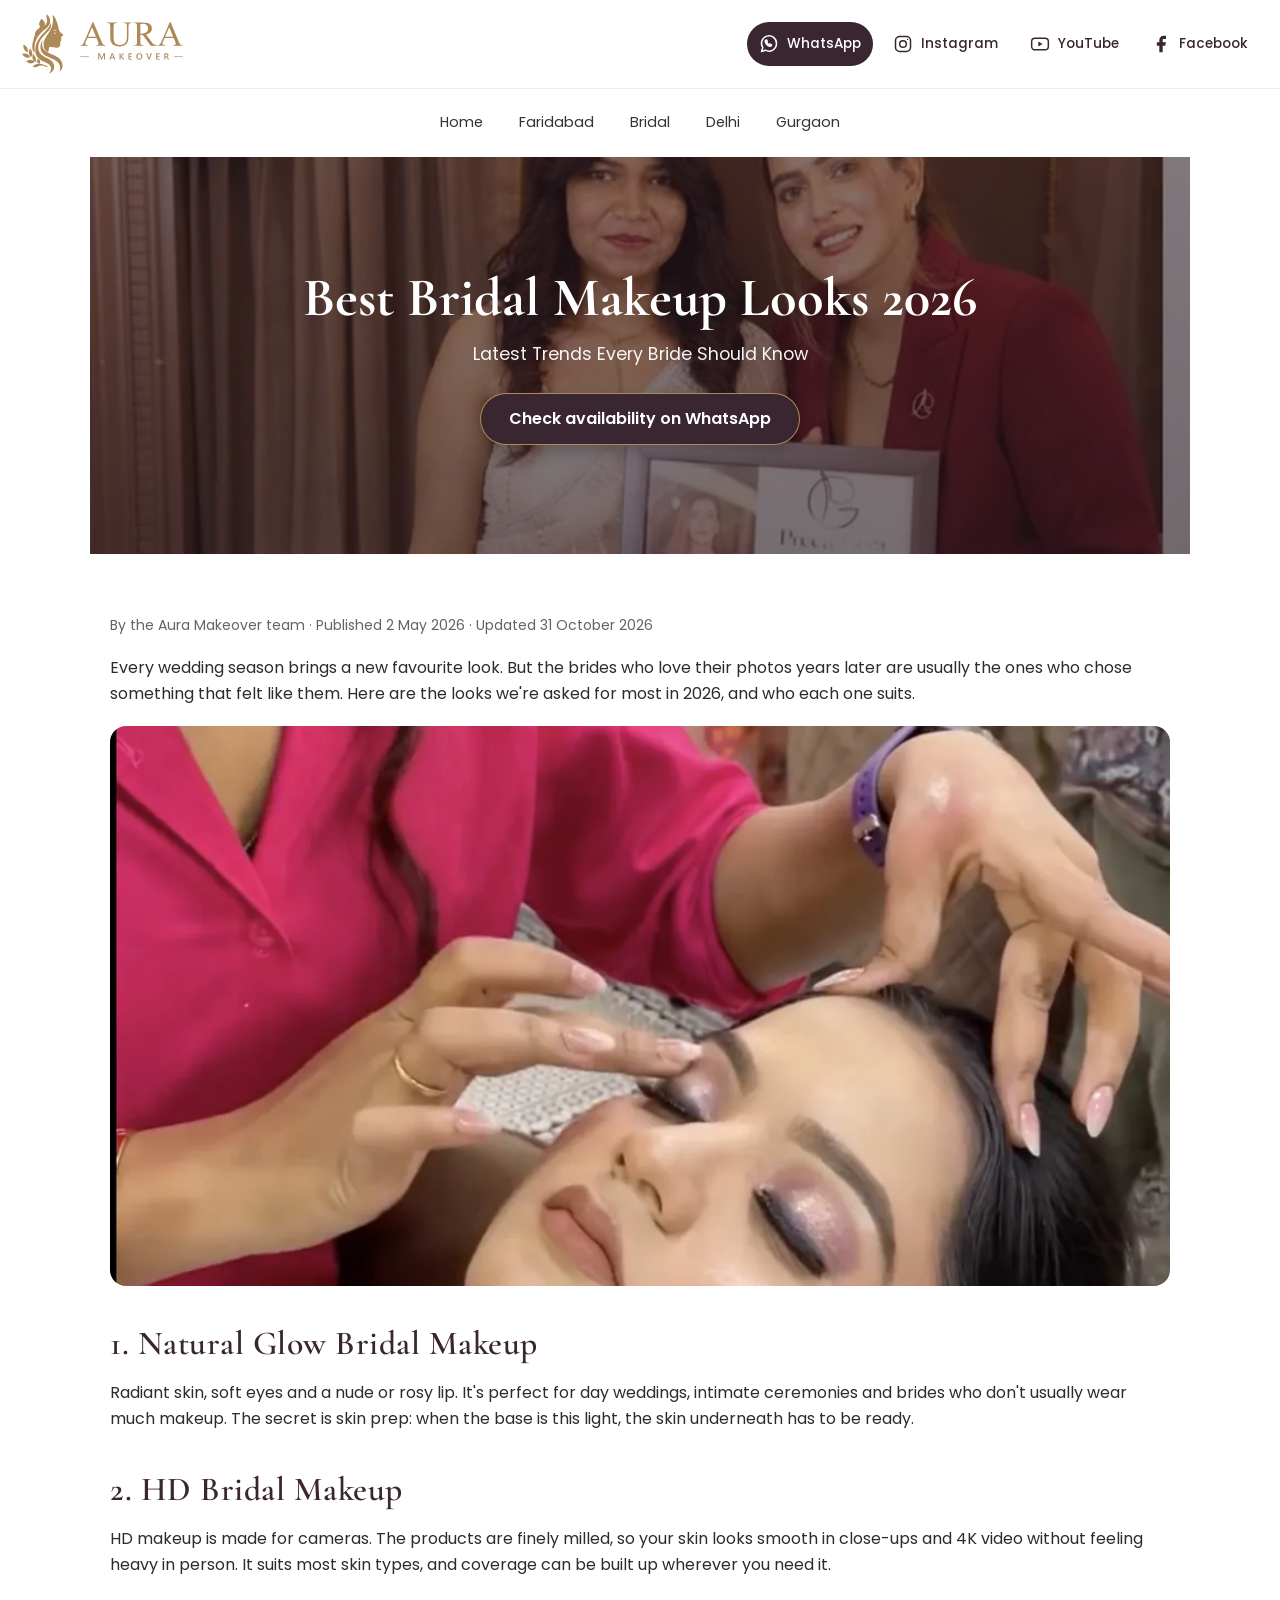
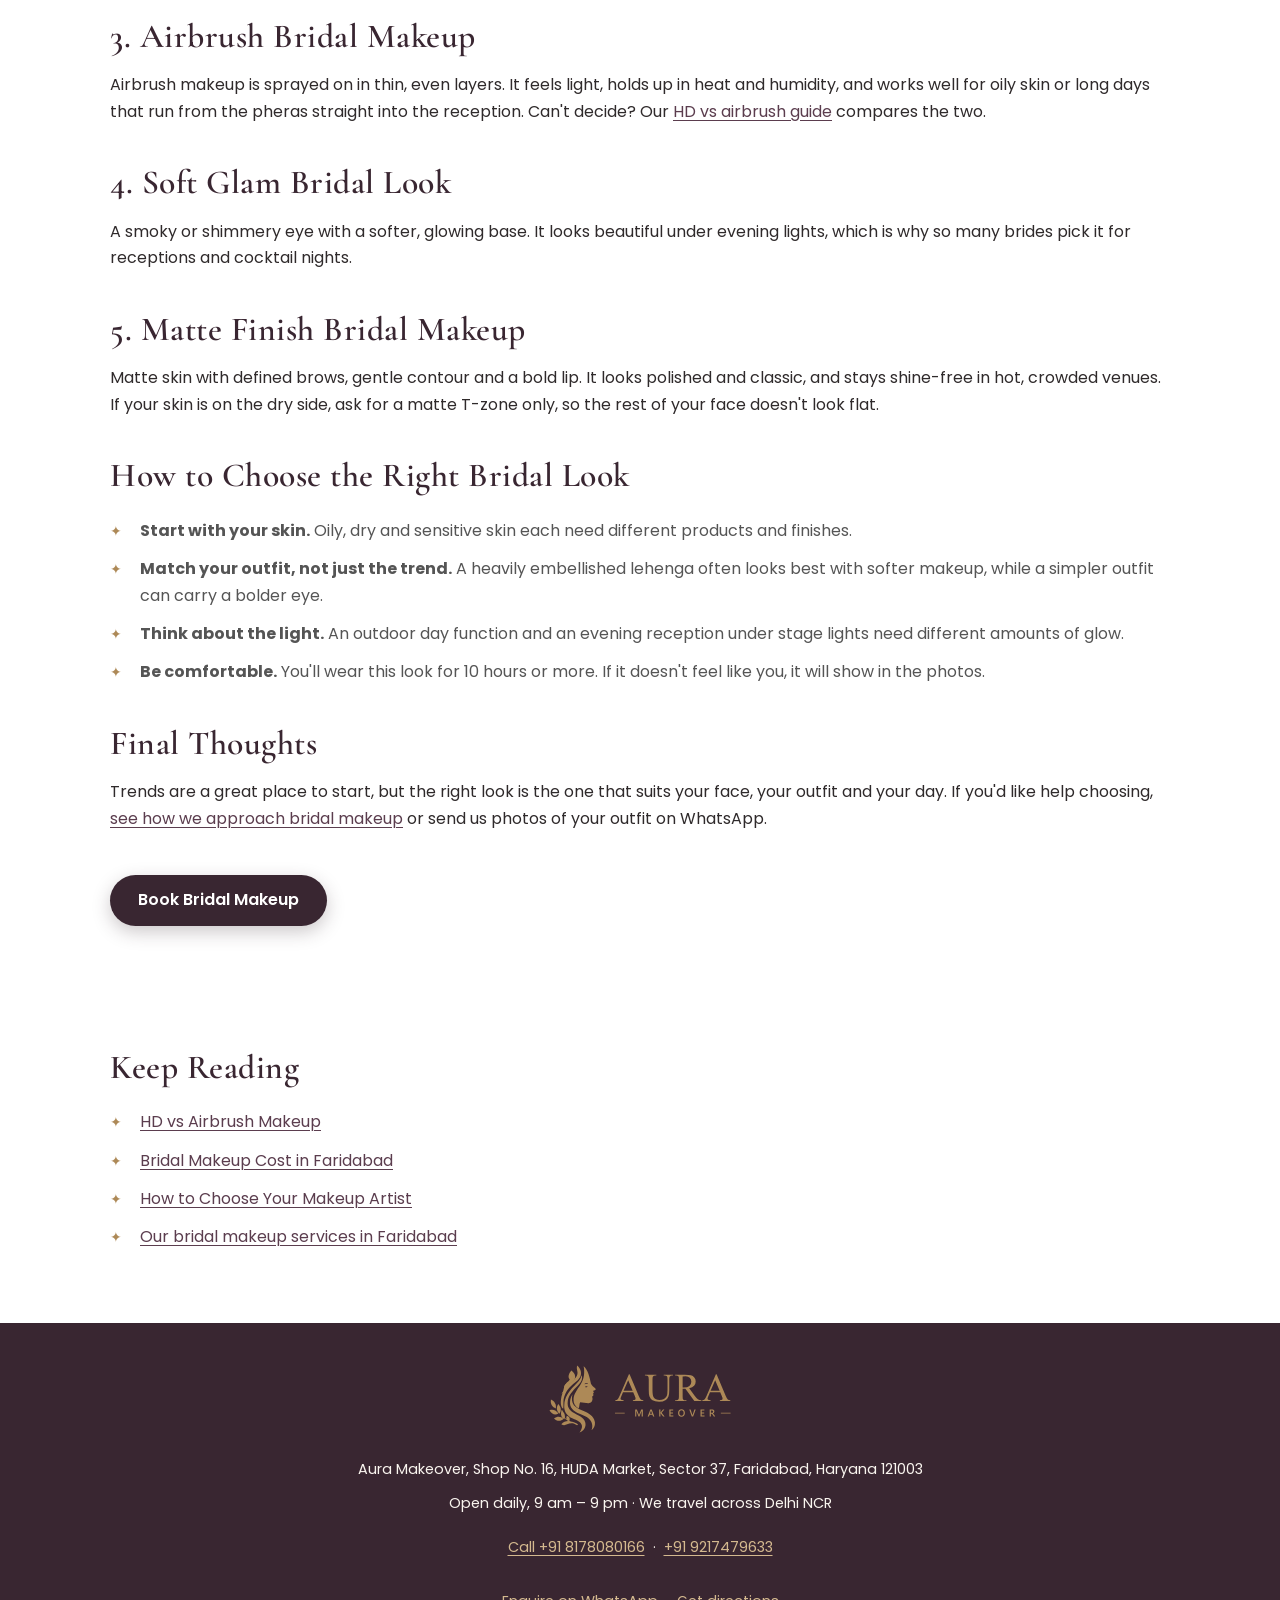
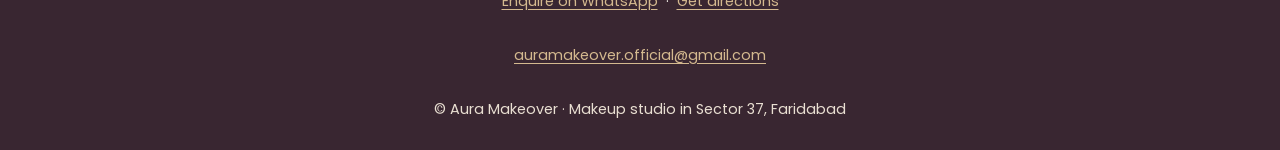
<file: best-bridal-makeup-looks-2026.html>
<!DOCTYPE html>
<html lang="en">
<head>
<meta charset="UTF-8">
<meta name="viewport" content="width=device-width, initial-scale=1.0">

<title>Best Bridal Makeup Looks 2026 | Latest Wedding Makeup Trends</title>

<meta name="description" content="Discover the best bridal makeup looks for 2026. Trending HD, airbrush, natural and glam bridal makeup styles for Indian weddings.">

<meta property="og:title" content="Best Bridal Makeup Looks 2026 | Latest Wedding Makeup Trends">
<meta property="og:description" content="Discover the best bridal makeup looks for 2026. Trending HD, airbrush, natural and glam bridal makeup styles for Indian weddings.">
<meta property="og:type" content="article">
<meta property="og:url" content="https://auramakeover.in/best-bridal-makeup-looks-2026.html">
<meta property="og:image" content="https://auramakeover.in/images/aura-makeover-bridal-customized-960.webp">
<meta property="og:site_name" content="Aura Makeover">
<meta name="twitter:card" content="summary_large_image">
<meta name="twitter:title" content="Best Bridal Makeup Looks 2026 | Latest Wedding Makeup Trends">
<meta name="twitter:description" content="Discover the best bridal makeup looks for 2026. Trending HD, airbrush, natural and glam bridal makeup styles for Indian weddings.">
<meta name="twitter:image" content="https://auramakeover.in/images/aura-makeover-bridal-customized-960.webp">
<script type="application/ld+json">
{
  "@context": "https://schema.org",
  "@type": "BreadcrumbList",
  "itemListElement": [
    {
      "@type": "ListItem",
      "position": 1,
      "name": "Home",
      "item": "https://auramakeover.in/"
    },
    {
      "@type": "ListItem",
      "position": 2,
      "name": "Best Bridal Makeup Looks 2026",
      "item": "https://auramakeover.in/best-bridal-makeup-looks-2026.html"
    }
  ]
}
</script>
<link rel="canonical" href="https://auramakeover.in/best-bridal-makeup-looks-2026.html"/>

<link rel="icon" href="favicon.ico" sizes="48x48">
<link rel="icon" href="favicon.svg" type="image/svg+xml">
<link rel="apple-touch-icon" href="apple-touch-icon.png">
<link rel="manifest" href="site.webmanifest">
<meta name="theme-color" content="#392631">
<link rel="preconnect" href="https://fonts.googleapis.com" />
<link rel="preconnect" href="https://fonts.gstatic.com" crossorigin />
<link href="https://fonts.googleapis.com/css2?family=Cormorant+Garamond:wght@500;600;700&family=Poppins:wght@400;500;600&display=swap" rel="stylesheet" />
<link rel="preload" as="image" href="images/banner-960.webp" fetchpriority="high">
<link rel="stylesheet" href="style.css">

<script type="application/ld+json">
{
  "@context": "https://schema.org",
  "@type": "BlogPosting",
  "headline": "Best Bridal Makeup Looks 2026",
  "description": "Every wedding season brings new favourite looks, and the 2026 brides we work with are choosing natural, polished makeup over heavy, dramatic styles.",
  "image": "https://auramakeover.in/images/aura-makeover-bridal-customized-960.webp",
  "datePublished": "2026-05-02",
  "dateModified": "2026-10-31",
  "mainEntityOfPage": "https://auramakeover.in/best-bridal-makeup-looks-2026.html",
  "author": {
    "@type": "Organization",
    "name": "Aura Makeover",
    "url": "https://auramakeover.in/"
  },
  "publisher": {
    "@id": "https://auramakeover.in/#business",
    "@type": "BeautySalon",
    "name": "Aura Makeover"
  }
}
</script>
</head>

<body>
<a class="skip-link" href="#main-content">Skip to main content</a>
<header class="top-bar">
  <div class="top-left">
    <a href="./" class="logo-link"><img src="images/brand/aura-makeover-logo-gold.svg" width="165" height="64" alt="Aura Makeover home" class="logo" /></a>
  </div>

  <div class="top-right">
    <a href="https://wa.me/918178080166?text=Hi%20Aura%20Makeover%21%20I%27d%20like%20to%20enquire%20about%20bridal%20makeup%20for%20my%20wedding.%20Could%20you%20share%20your%20availability%20and%20pricing%3F" target="_blank" rel="noopener noreferrer" class="social-link social-whatsapp" aria-label="Contact us on WhatsApp" title="Contact us on WhatsApp"><svg class="social-icon" width="20" height="20" viewBox="0 0 24 24" fill="none" stroke="currentColor" stroke-width="1.8" stroke-linecap="round" stroke-linejoin="round" aria-hidden="true" focusable="false"><path d="M21 11.5a9 9 0 0 1-13.3 7.9L3 21l1.6-4.7A9 9 0 1 1 21 11.5Z"/><path d="M8.2 7.5c-.5.2-.8.8-.7 1.5.4 2.8 2.7 5.1 5.5 5.7.7.1 1.4-.2 1.7-.8l.4-.8-2.3-1.1-.7.8c-1.2-.5-2.3-1.5-2.8-2.7l.8-.7-1-2.3Z"/></svg><span class="social-label">WhatsApp</span></a>

    <a href="https://www.instagram.com/aura_makeoverr" target="_blank" rel="noopener noreferrer" class="social-link social-instagram" aria-label="Aura Makeover on Instagram" title="Aura Makeover on Instagram"><svg class="social-icon" width="20" height="20" viewBox="0 0 24 24" fill="none" stroke="currentColor" stroke-width="1.8" stroke-linecap="round" stroke-linejoin="round" aria-hidden="true" focusable="false"><rect x="3" y="3" width="18" height="18" rx="5"/><circle cx="12" cy="12" r="4"/><circle cx="17.5" cy="6.5" r=".8" fill="currentColor" stroke="none"/></svg><span class="social-label">Instagram</span></a>
    <a href="https://www.youtube.com/@Aura_makeover-h7b" target="_blank" rel="noopener noreferrer" class="social-link social-youtube" aria-label="Aura Makeover on YouTube" title="Aura Makeover on YouTube"><svg class="social-icon" width="20" height="20" viewBox="0 0 24 24" fill="none" stroke="currentColor" stroke-width="1.8" stroke-linecap="round" stroke-linejoin="round" aria-hidden="true" focusable="false"><rect x="2" y="5" width="20" height="14" rx="4"/><path d="m10 9 5 3-5 3Z" fill="currentColor" stroke="none"/></svg><span class="social-label">YouTube</span></a>
    <a href="https://www.facebook.com/aura.makeover.makeup.artist" target="_blank" rel="noopener noreferrer" class="social-link social-facebook" aria-label="Aura Makeover on Facebook" title="Aura Makeover on Facebook"><svg class="social-icon" width="20" height="20" viewBox="0 0 24 24" fill="none" stroke="currentColor" stroke-width="1.8" stroke-linecap="round" stroke-linejoin="round" aria-hidden="true" focusable="false"><path d="M18 2h-3a5 5 0 0 0-5 5v3H7v4h3v8h4v-8h3l1-4h-4V7a1 1 0 0 1 1-1h3Z" fill="currentColor" stroke="none"/></svg><span class="social-label">Facebook</span></a>
  </div>
</header>
<nav class="nav" aria-label="Main navigation">
<a href="./">Home</a>
<a href="makeup-artist-faridabad.html">Faridabad</a>
<a href="bridal-makeup-faridabad.html">Bridal</a>
<a href="makeup-artist-delhi.html">Delhi</a>
<a href="makeup-artist-gurgaon.html">Gurgaon</a>
</nav>
<main id="main-content" tabindex="-1">
<section class="hero">
<h1>Best Bridal Makeup Looks 2026</h1>
<p>Latest Trends Every Bride Should Know</p>
 <a class="btn" href="https://wa.me/918178080166?text=Hi%20Aura%20Makeover%21%20I%27d%20like%20to%20enquire%20about%20bridal%20makeup%20for%20my%20wedding.%20Could%20you%20share%20your%20availability%20and%20pricing%3F">Check availability on WhatsApp</a>
</section>

<section>
<p class="article-meta">By the Aura Makeover team · Published 2 May 2026 · Updated 31 October 2026</p>
<p>
Every wedding season brings a new favourite look. But the brides who love their photos years later are usually the ones who chose something that felt like them. Here are the looks we're asked for most in 2026, and who each one suits.
</p>
<figure class="article-figure"><img src="images/aura-makeover-bridal-customized-960.webp" srcset="images/aura-makeover-bridal-customized-480.webp 480w, images/aura-makeover-bridal-customized-960.webp 960w" sizes="(max-width: 767px) 92vw, 720px" width="960" height="968" alt="Bride having her makeup customised at the Aura Makeover studio" loading="lazy" decoding="async"></figure>
<h2>1. Natural Glow Bridal Makeup</h2>
<p>
Radiant skin, soft eyes and a nude or rosy lip. It's perfect for day weddings, intimate ceremonies and brides who don't usually wear much makeup. The secret is skin prep: when the base is this light, the skin underneath has to be ready.
</p>
<h2>2. HD Bridal Makeup</h2>
<p>
HD makeup is made for cameras. The products are finely milled, so your skin looks smooth in close-ups and 4K video without feeling heavy in person. It suits most skin types, and coverage can be built up wherever you need it.
</p>
<h2>3. Airbrush Bridal Makeup</h2>
<p>
Airbrush makeup is sprayed on in thin, even layers. It feels light, holds up in heat and humidity, and works well for oily skin or long days that run from the pheras straight into the reception. Can't decide? Our <a href="hd-vs-airbrush-makeup.html">HD vs airbrush guide</a> compares the two.
</p>
<h2>4. Soft Glam Bridal Look</h2>
<p>
A smoky or shimmery eye with a softer, glowing base. It looks beautiful under evening lights, which is why so many brides pick it for receptions and cocktail nights.
</p>
<h2>5. Matte Finish Bridal Makeup</h2>
<p>
Matte skin with defined brows, gentle contour and a bold lip. It looks polished and classic, and stays shine-free in hot, crowded venues. If your skin is on the dry side, ask for a matte T-zone only, so the rest of your face doesn't look flat.
</p>
<h2>How to Choose the Right Bridal Look</h2>
<ul>
<li><strong>Start with your skin.</strong> Oily, dry and sensitive skin each need different products and finishes.</li>
<li><strong>Match your outfit, not just the trend.</strong> A heavily embellished lehenga often looks best with softer makeup, while a simpler outfit can carry a bolder eye.</li>
<li><strong>Think about the light.</strong> An outdoor day function and an evening reception under stage lights need different amounts of glow.</li>
<li><strong>Be comfortable.</strong> You'll wear this look for 10 hours or more. If it doesn't feel like you, it will show in the photos.</li>
</ul>
<h2>Final Thoughts</h2>
<p>
Trends are a great place to start, but the right look is the one that suits your face, your outfit and your day. If you'd like help choosing, <a href="bridal-makeup-faridabad.html">see how we approach bridal makeup</a> or send us photos of your outfit on WhatsApp.
</p>
<a class="btn" href="bridal-makeup-faridabad.html">Book Bridal Makeup</a>
</section>

<section>
<h2>Keep Reading</h2>
<ul>
<li><a href="hd-vs-airbrush-makeup.html">HD vs Airbrush Makeup</a></li>
<li><a href="bridal-makeup-cost-faridabad.html">Bridal Makeup Cost in Faridabad</a></li>
<li><a href="how-to-choose-makeup-artist.html">How to Choose Your Makeup Artist</a></li>
<li><a href="bridal-makeup-faridabad.html">Our bridal makeup services in Faridabad</a></li>
</ul>
</section>
</main>
<footer>
<img src="images/brand/aura-makeover-logo-gold.svg" width="186" height="72" alt="Aura Makeover" class="footer-logo" loading="lazy" decoding="async" />
<nav class="footer-contact" aria-label="Contact Aura Makeover">
      <p>Aura Makeover, Shop No. 16, HUDA Market, Sector 37, Faridabad, Haryana 121003</p>
      <p>Open daily, 9 am – 9 pm · We travel across Delhi NCR</p>
      <p><a href="tel:+918178080166">Call +91 8178080166</a> · <a href="tel:+919217479633">+91 9217479633</a></p>
      <p><a href="https://wa.me/918178080166?text=Hi%20Aura%20Makeover%21%20I%27d%20like%20to%20enquire%20about%20bridal%20makeup%20for%20my%20wedding.%20Could%20you%20share%20your%20availability%20and%20pricing%3F">Enquire on WhatsApp</a> · <a href="https://maps.app.goo.gl/MC8ctfnPd83sNfoJ6" target="_blank" rel="noopener noreferrer">Get directions</a></p>
      <p><a href="mailto:auramakeover.official@gmail.com">auramakeover.official@gmail.com</a></p>
    </nav>
© Aura Makeover · Makeup studio in Sector 37, Faridabad
</footer>
<nav class="mobile-actions" aria-label="Quick contact">
      <a href="tel:+918178080166">Call us</a><a href="https://wa.me/918178080166?text=Hi%20Aura%20Makeover%21%20I%27d%20like%20to%20enquire%20about%20bridal%20makeup%20for%20my%20wedding.%20Could%20you%20share%20your%20availability%20and%20pricing%3F">WhatsApp enquiry</a>
    </nav>
<script src="assets/js/analytics.js" defer></script>
</body>
</html>
</file>
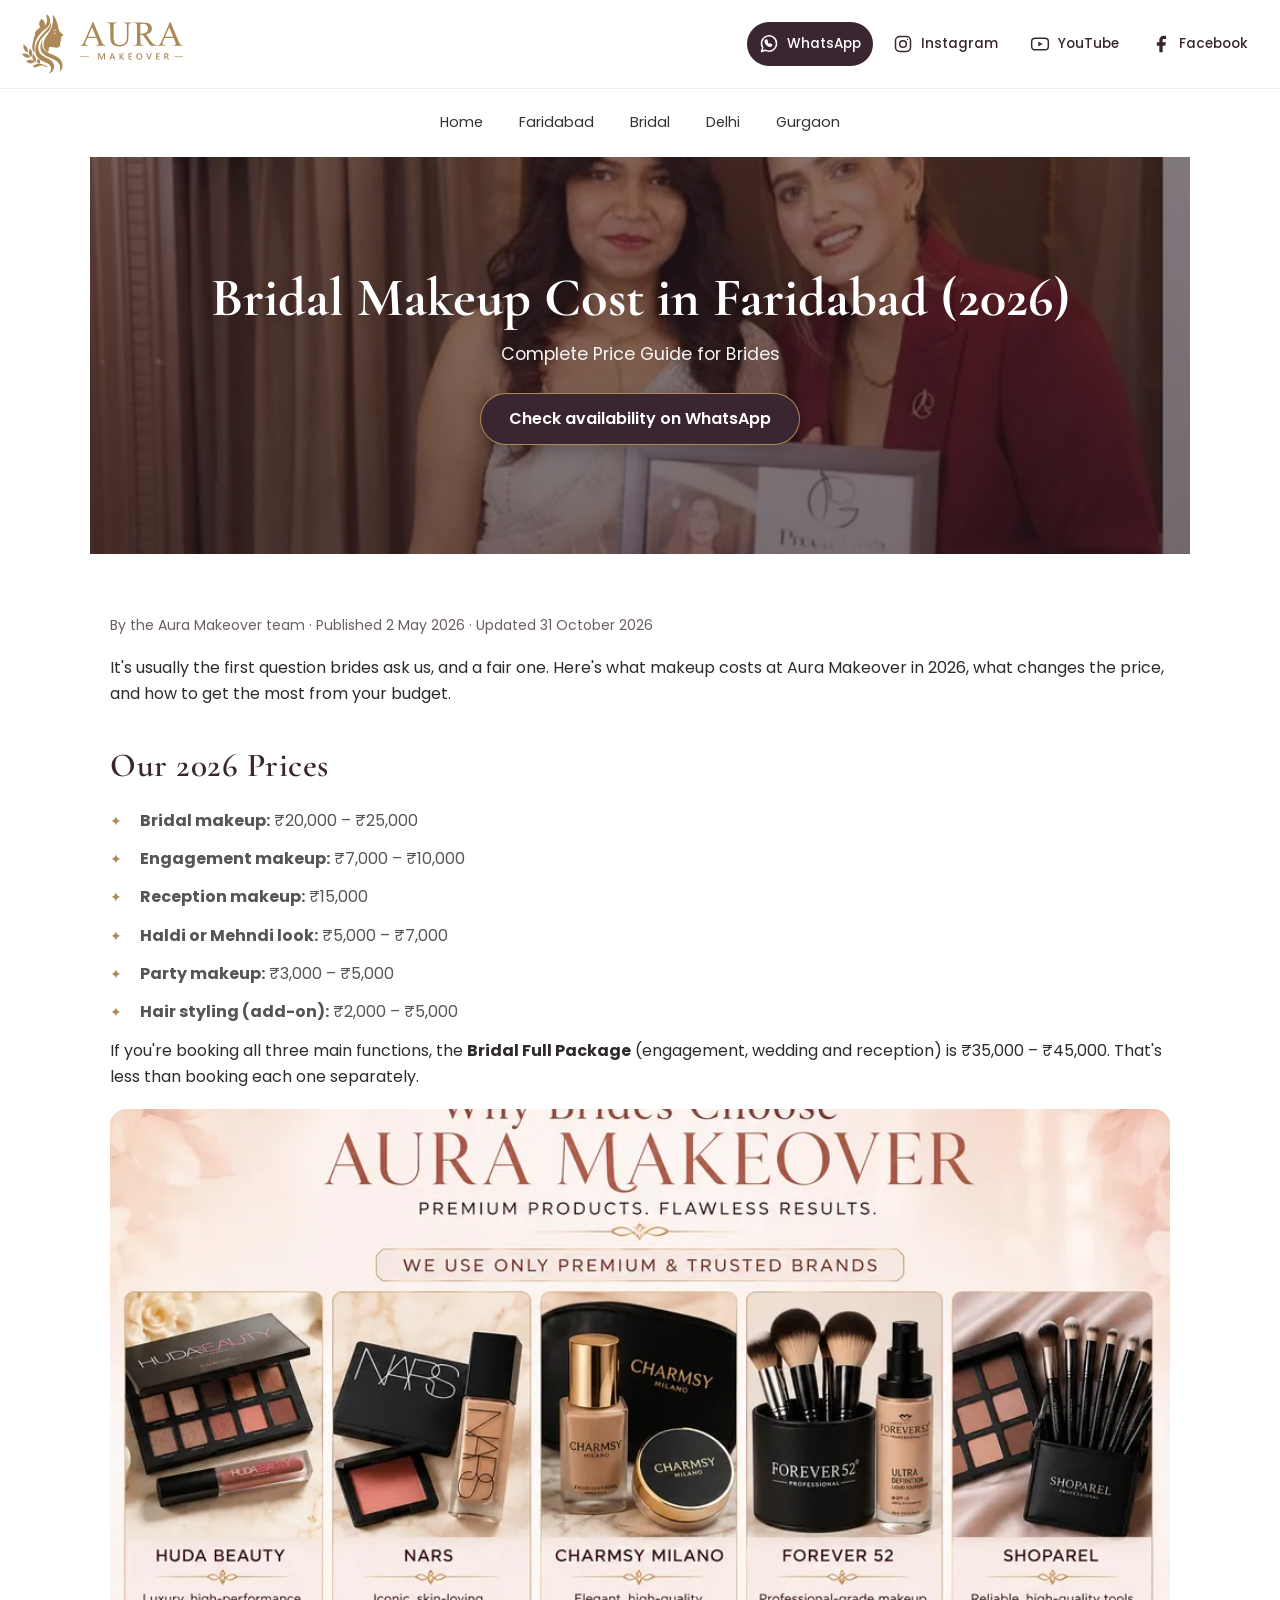
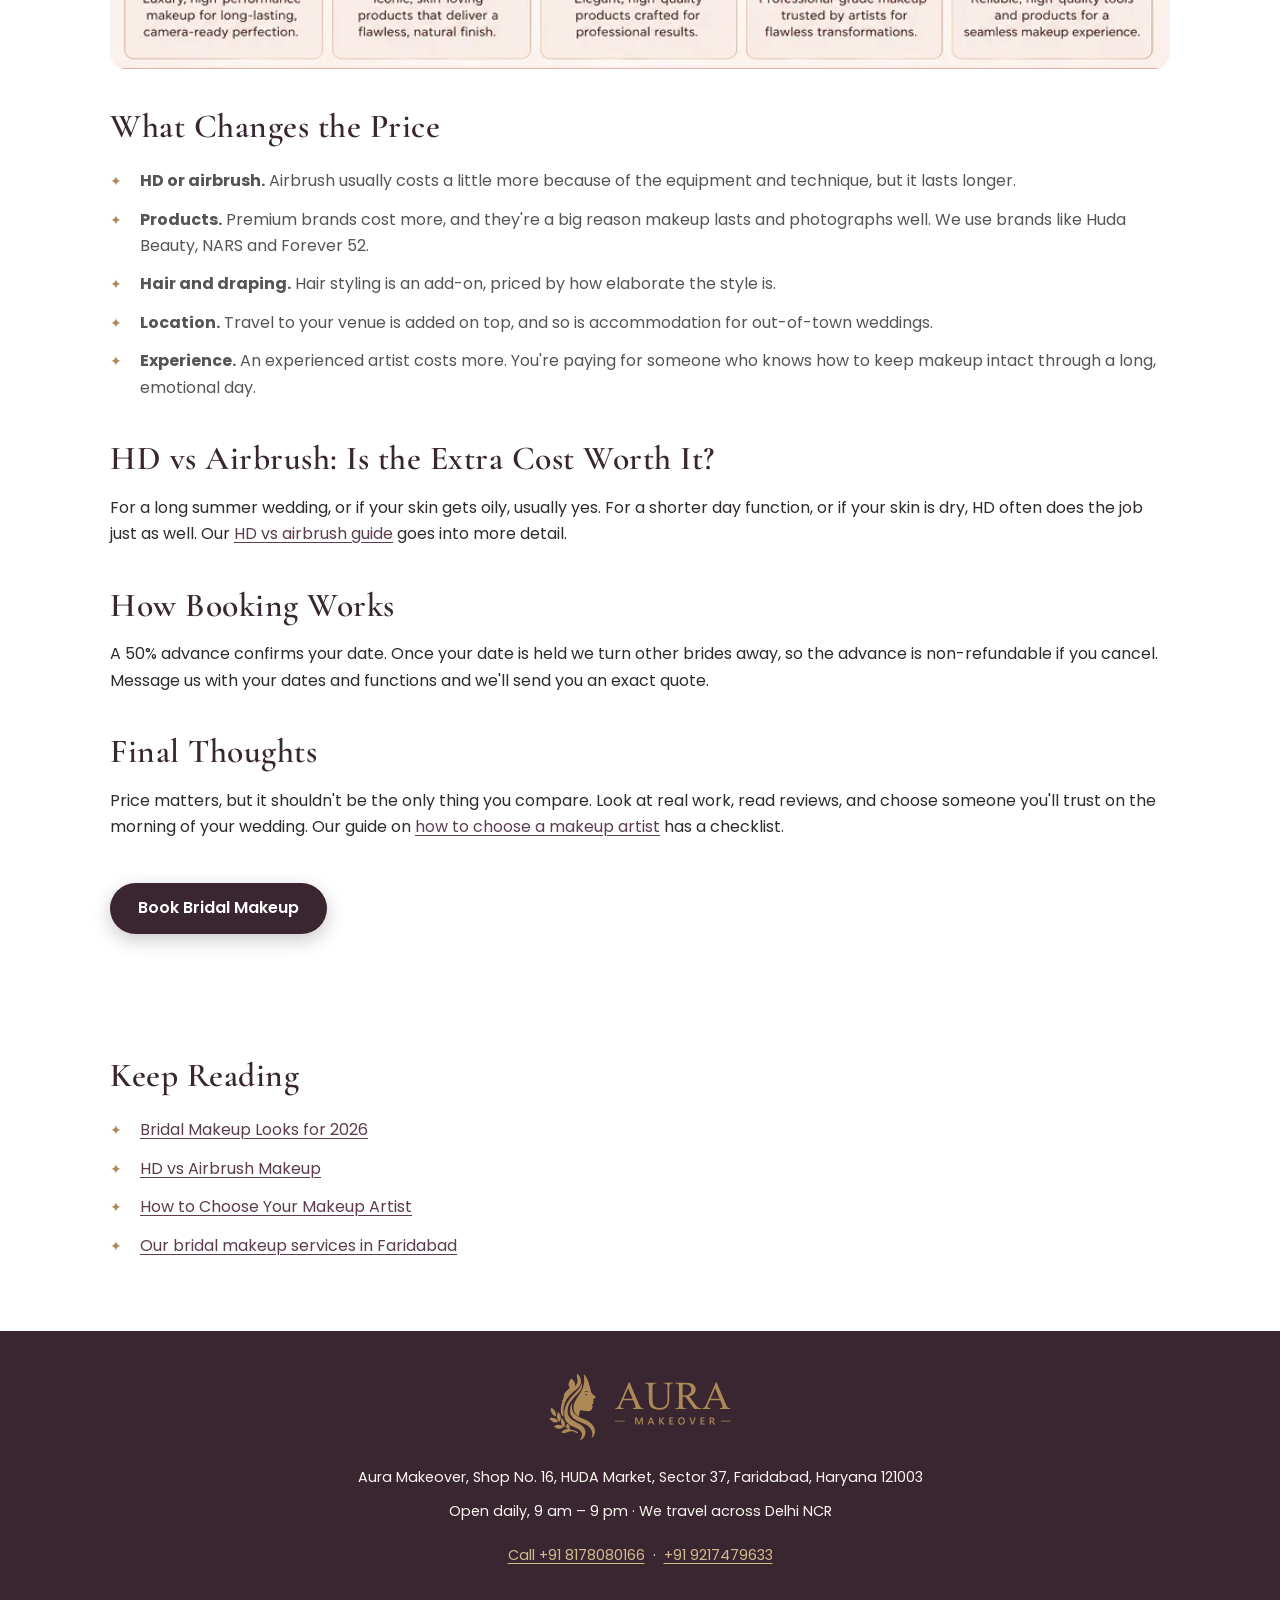
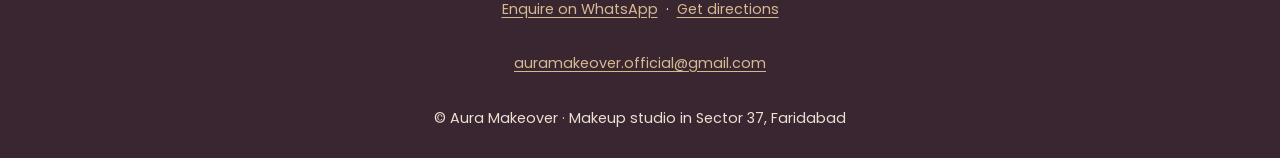
<file: bridal-makeup-cost-faridabad.html>
<!DOCTYPE html>
<html lang="en">
<head>
<meta charset="UTF-8">
<meta name="viewport" content="width=device-width, initial-scale=1.0">

<title>Bridal Makeup Cost in Faridabad (2026) | Price Guide</title>

<meta name="description" content="Know the bridal makeup cost in Faridabad. Complete price guide for HD, airbrush, engagement and wedding makeup services.">

<meta property="og:title" content="Bridal Makeup Cost in Faridabad (2026) | Price Guide">
<meta property="og:description" content="Know the bridal makeup cost in Faridabad. Complete price guide for HD, airbrush, engagement and wedding makeup services.">
<meta property="og:type" content="article">
<meta property="og:url" content="https://auramakeover.in/bridal-makeup-cost-faridabad.html">
<meta property="og:image" content="https://auramakeover.in/images/aura-makeover-products-used-960.webp">
<meta property="og:site_name" content="Aura Makeover">
<meta name="twitter:card" content="summary_large_image">
<meta name="twitter:title" content="Bridal Makeup Cost in Faridabad (2026) | Price Guide">
<meta name="twitter:description" content="Know the bridal makeup cost in Faridabad. Complete price guide for HD, airbrush, engagement and wedding makeup services.">
<meta name="twitter:image" content="https://auramakeover.in/images/aura-makeover-products-used-960.webp">
<script type="application/ld+json">
{
  "@context": "https://schema.org",
  "@type": "BreadcrumbList",
  "itemListElement": [
    {
      "@type": "ListItem",
      "position": 1,
      "name": "Home",
      "item": "https://auramakeover.in/"
    },
    {
      "@type": "ListItem",
      "position": 2,
      "name": "Bridal Makeup Cost in Faridabad (2026)",
      "item": "https://auramakeover.in/bridal-makeup-cost-faridabad.html"
    }
  ]
}
</script>
<link rel="canonical" href="https://auramakeover.in/bridal-makeup-cost-faridabad.html"/>

<link rel="icon" href="favicon.ico" sizes="48x48">
<link rel="icon" href="favicon.svg" type="image/svg+xml">
<link rel="apple-touch-icon" href="apple-touch-icon.png">
<link rel="manifest" href="site.webmanifest">
<meta name="theme-color" content="#392631">
<link rel="preconnect" href="https://fonts.googleapis.com" />
<link rel="preconnect" href="https://fonts.gstatic.com" crossorigin />
<link href="https://fonts.googleapis.com/css2?family=Cormorant+Garamond:wght@500;600;700&family=Poppins:wght@400;500;600&display=swap" rel="stylesheet" />
<link rel="preload" as="image" href="images/banner-960.webp" fetchpriority="high">
<link rel="stylesheet" href="style.css">

<script type="application/ld+json">
{
  "@context": "https://schema.org",
  "@type": "BlogPosting",
  "headline": "Bridal Makeup Cost in Faridabad (2026)",
  "description": "What bridal, engagement, reception and party makeup costs at Aura Makeover in Faridabad in 2026, and what changes the price.",
  "image": "https://auramakeover.in/images/aura-makeover-products-used-960.webp",
  "datePublished": "2026-05-02",
  "dateModified": "2026-10-31",
  "mainEntityOfPage": "https://auramakeover.in/bridal-makeup-cost-faridabad.html",
  "author": {
    "@type": "Organization",
    "name": "Aura Makeover",
    "url": "https://auramakeover.in/"
  },
  "publisher": {
    "@id": "https://auramakeover.in/#business",
    "@type": "BeautySalon",
    "name": "Aura Makeover"
  }
}
</script>
</head>
<body>
<a class="skip-link" href="#main-content">Skip to main content</a>
<header class="top-bar">
  <div class="top-left">
    <a href="./" class="logo-link"><img src="images/brand/aura-makeover-logo-gold.svg" width="165" height="64" alt="Aura Makeover home" class="logo" /></a>
  </div>

  <div class="top-right">
    <a href="https://wa.me/918178080166?text=Hi%20Aura%20Makeover%21%20I%27d%20like%20to%20enquire%20about%20your%20bridal%20makeup%20packages.%20Could%20you%20share%20your%20pricing%20and%20availability%3F" target="_blank" rel="noopener noreferrer" class="social-link social-whatsapp" aria-label="Contact us on WhatsApp" title="Contact us on WhatsApp"><svg class="social-icon" width="20" height="20" viewBox="0 0 24 24" fill="none" stroke="currentColor" stroke-width="1.8" stroke-linecap="round" stroke-linejoin="round" aria-hidden="true" focusable="false"><path d="M21 11.5a9 9 0 0 1-13.3 7.9L3 21l1.6-4.7A9 9 0 1 1 21 11.5Z"/><path d="M8.2 7.5c-.5.2-.8.8-.7 1.5.4 2.8 2.7 5.1 5.5 5.7.7.1 1.4-.2 1.7-.8l.4-.8-2.3-1.1-.7.8c-1.2-.5-2.3-1.5-2.8-2.7l.8-.7-1-2.3Z"/></svg><span class="social-label">WhatsApp</span></a>

    <a href="https://www.instagram.com/aura_makeoverr" target="_blank" rel="noopener noreferrer" class="social-link social-instagram" aria-label="Aura Makeover on Instagram" title="Aura Makeover on Instagram"><svg class="social-icon" width="20" height="20" viewBox="0 0 24 24" fill="none" stroke="currentColor" stroke-width="1.8" stroke-linecap="round" stroke-linejoin="round" aria-hidden="true" focusable="false"><rect x="3" y="3" width="18" height="18" rx="5"/><circle cx="12" cy="12" r="4"/><circle cx="17.5" cy="6.5" r=".8" fill="currentColor" stroke="none"/></svg><span class="social-label">Instagram</span></a>
    <a href="https://www.youtube.com/@Aura_makeover-h7b" target="_blank" rel="noopener noreferrer" class="social-link social-youtube" aria-label="Aura Makeover on YouTube" title="Aura Makeover on YouTube"><svg class="social-icon" width="20" height="20" viewBox="0 0 24 24" fill="none" stroke="currentColor" stroke-width="1.8" stroke-linecap="round" stroke-linejoin="round" aria-hidden="true" focusable="false"><rect x="2" y="5" width="20" height="14" rx="4"/><path d="m10 9 5 3-5 3Z" fill="currentColor" stroke="none"/></svg><span class="social-label">YouTube</span></a>
    <a href="https://www.facebook.com/aura.makeover.makeup.artist" target="_blank" rel="noopener noreferrer" class="social-link social-facebook" aria-label="Aura Makeover on Facebook" title="Aura Makeover on Facebook"><svg class="social-icon" width="20" height="20" viewBox="0 0 24 24" fill="none" stroke="currentColor" stroke-width="1.8" stroke-linecap="round" stroke-linejoin="round" aria-hidden="true" focusable="false"><path d="M18 2h-3a5 5 0 0 0-5 5v3H7v4h3v8h4v-8h3l1-4h-4V7a1 1 0 0 1 1-1h3Z" fill="currentColor" stroke="none"/></svg><span class="social-label">Facebook</span></a>
  </div>
</header>
<nav class="nav" aria-label="Main navigation">
<a href="./">Home</a>
<a href="makeup-artist-faridabad.html">Faridabad</a>
<a href="bridal-makeup-faridabad.html">Bridal</a>
<a href="makeup-artist-delhi.html">Delhi</a>
<a href="makeup-artist-gurgaon.html">Gurgaon</a>
</nav>
<main id="main-content" tabindex="-1">
<section class="hero">
<h1>Bridal Makeup Cost in Faridabad (2026)</h1>
<p>Complete Price Guide for Brides</p>
<a class="btn" href="https://wa.me/918178080166?text=Hi%20Aura%20Makeover%21%20I%27d%20like%20to%20enquire%20about%20your%20bridal%20makeup%20packages.%20Could%20you%20share%20your%20pricing%20and%20availability%3F">Check availability on WhatsApp</a>
</section>

<section>
<p class="article-meta">By the Aura Makeover team · Published 2 May 2026 · Updated 31 October 2026</p>
<p>
It's usually the first question brides ask us, and a fair one. Here's what makeup costs at Aura Makeover in 2026, what changes the price, and how to get the most from your budget.
</p>
<h2>Our 2026 Prices</h2>
<ul>
<li><strong>Bridal makeup:</strong> ₹20,000 – ₹25,000</li>
<li><strong>Engagement makeup:</strong> ₹7,000 – ₹10,000</li>
<li><strong>Reception makeup:</strong> ₹15,000</li>
<li><strong>Haldi or Mehndi look:</strong> ₹5,000 – ₹7,000</li>
<li><strong>Party makeup:</strong> ₹3,000 – ₹5,000</li>
<li><strong>Hair styling (add-on):</strong> ₹2,000 – ₹5,000</li>
</ul>
<p>
If you're booking all three main functions, the <strong>Bridal Full Package</strong> (engagement, wedding and reception) is ₹35,000 – ₹45,000. That's less than booking each one separately.
</p>
<figure class="article-figure"><img src="images/aura-makeover-products-used-960.webp" srcset="images/aura-makeover-products-used-480.webp 480w, images/aura-makeover-products-used-960.webp 960w" sizes="(max-width: 767px) 92vw, 720px" width="960" height="640" alt="Premium makeup brands used at Aura Makeover, including Huda Beauty, NARS, Charmsy Milano, Forever 52 and Shoparel" loading="lazy" decoding="async"></figure>
<h2>What Changes the Price</h2>
<ul>
<li><strong>HD or airbrush.</strong> Airbrush usually costs a little more because of the equipment and technique, but it lasts longer.</li>
<li><strong>Products.</strong> Premium brands cost more, and they're a big reason makeup lasts and photographs well. We use brands like Huda Beauty, NARS and Forever 52.</li>
<li><strong>Hair and draping.</strong> Hair styling is an add-on, priced by how elaborate the style is.</li>
<li><strong>Location.</strong> Travel to your venue is added on top, and so is accommodation for out-of-town weddings.</li>
<li><strong>Experience.</strong> An experienced artist costs more. You're paying for someone who knows how to keep makeup intact through a long, emotional day.</li>
</ul>
<h2>HD vs Airbrush: Is the Extra Cost Worth It?</h2>
<p>
For a long summer wedding, or if your skin gets oily, usually yes. For a shorter day function, or if your skin is dry, HD often does the job just as well. Our <a href="hd-vs-airbrush-makeup.html">HD vs airbrush guide</a> goes into more detail.
</p>
<h2>How Booking Works</h2>
<p>
A 50% advance confirms your date. Once your date is held we turn other brides away, so the advance is non-refundable if you cancel. Message us with your dates and functions and we'll send you an exact quote.
</p>
<h2>Final Thoughts</h2>
<p>
Price matters, but it shouldn't be the only thing you compare. Look at real work, read reviews, and choose someone you'll trust on the morning of your wedding. Our guide on <a href="how-to-choose-makeup-artist.html">how to choose a makeup artist</a> has a checklist.
</p>
<a class="btn" href="bridal-makeup-faridabad.html">Book Bridal Makeup</a>
</section>

<section>
<h2>Keep Reading</h2>
<ul>
<li><a href="best-bridal-makeup-looks-2026.html">Bridal Makeup Looks for 2026</a></li>
<li><a href="hd-vs-airbrush-makeup.html">HD vs Airbrush Makeup</a></li>
<li><a href="how-to-choose-makeup-artist.html">How to Choose Your Makeup Artist</a></li>
<li><a href="bridal-makeup-faridabad.html">Our bridal makeup services in Faridabad</a></li>
</ul>
</section>
</main>
<footer>
<img src="images/brand/aura-makeover-logo-gold.svg" width="186" height="72" alt="Aura Makeover" class="footer-logo" loading="lazy" decoding="async" />
<nav class="footer-contact" aria-label="Contact Aura Makeover">
      <p>Aura Makeover, Shop No. 16, HUDA Market, Sector 37, Faridabad, Haryana 121003</p>
      <p>Open daily, 9 am – 9 pm · We travel across Delhi NCR</p>
      <p><a href="tel:+918178080166">Call +91 8178080166</a> · <a href="tel:+919217479633">+91 9217479633</a></p>
      <p><a href="https://wa.me/918178080166?text=Hi%20Aura%20Makeover%21%20I%27d%20like%20to%20enquire%20about%20your%20bridal%20makeup%20packages.%20Could%20you%20share%20your%20pricing%20and%20availability%3F">Enquire on WhatsApp</a> · <a href="https://maps.app.goo.gl/MC8ctfnPd83sNfoJ6" target="_blank" rel="noopener noreferrer">Get directions</a></p>
      <p><a href="mailto:auramakeover.official@gmail.com">auramakeover.official@gmail.com</a></p>
    </nav>
© Aura Makeover · Makeup studio in Sector 37, Faridabad
</footer>
<nav class="mobile-actions" aria-label="Quick contact">
      <a href="tel:+918178080166">Call us</a><a href="https://wa.me/918178080166?text=Hi%20Aura%20Makeover%21%20I%27d%20like%20to%20enquire%20about%20your%20bridal%20makeup%20packages.%20Could%20you%20share%20your%20pricing%20and%20availability%3F">WhatsApp enquiry</a>
    </nav>
<script src="assets/js/analytics.js" defer></script>
</body>
</html>
</file>
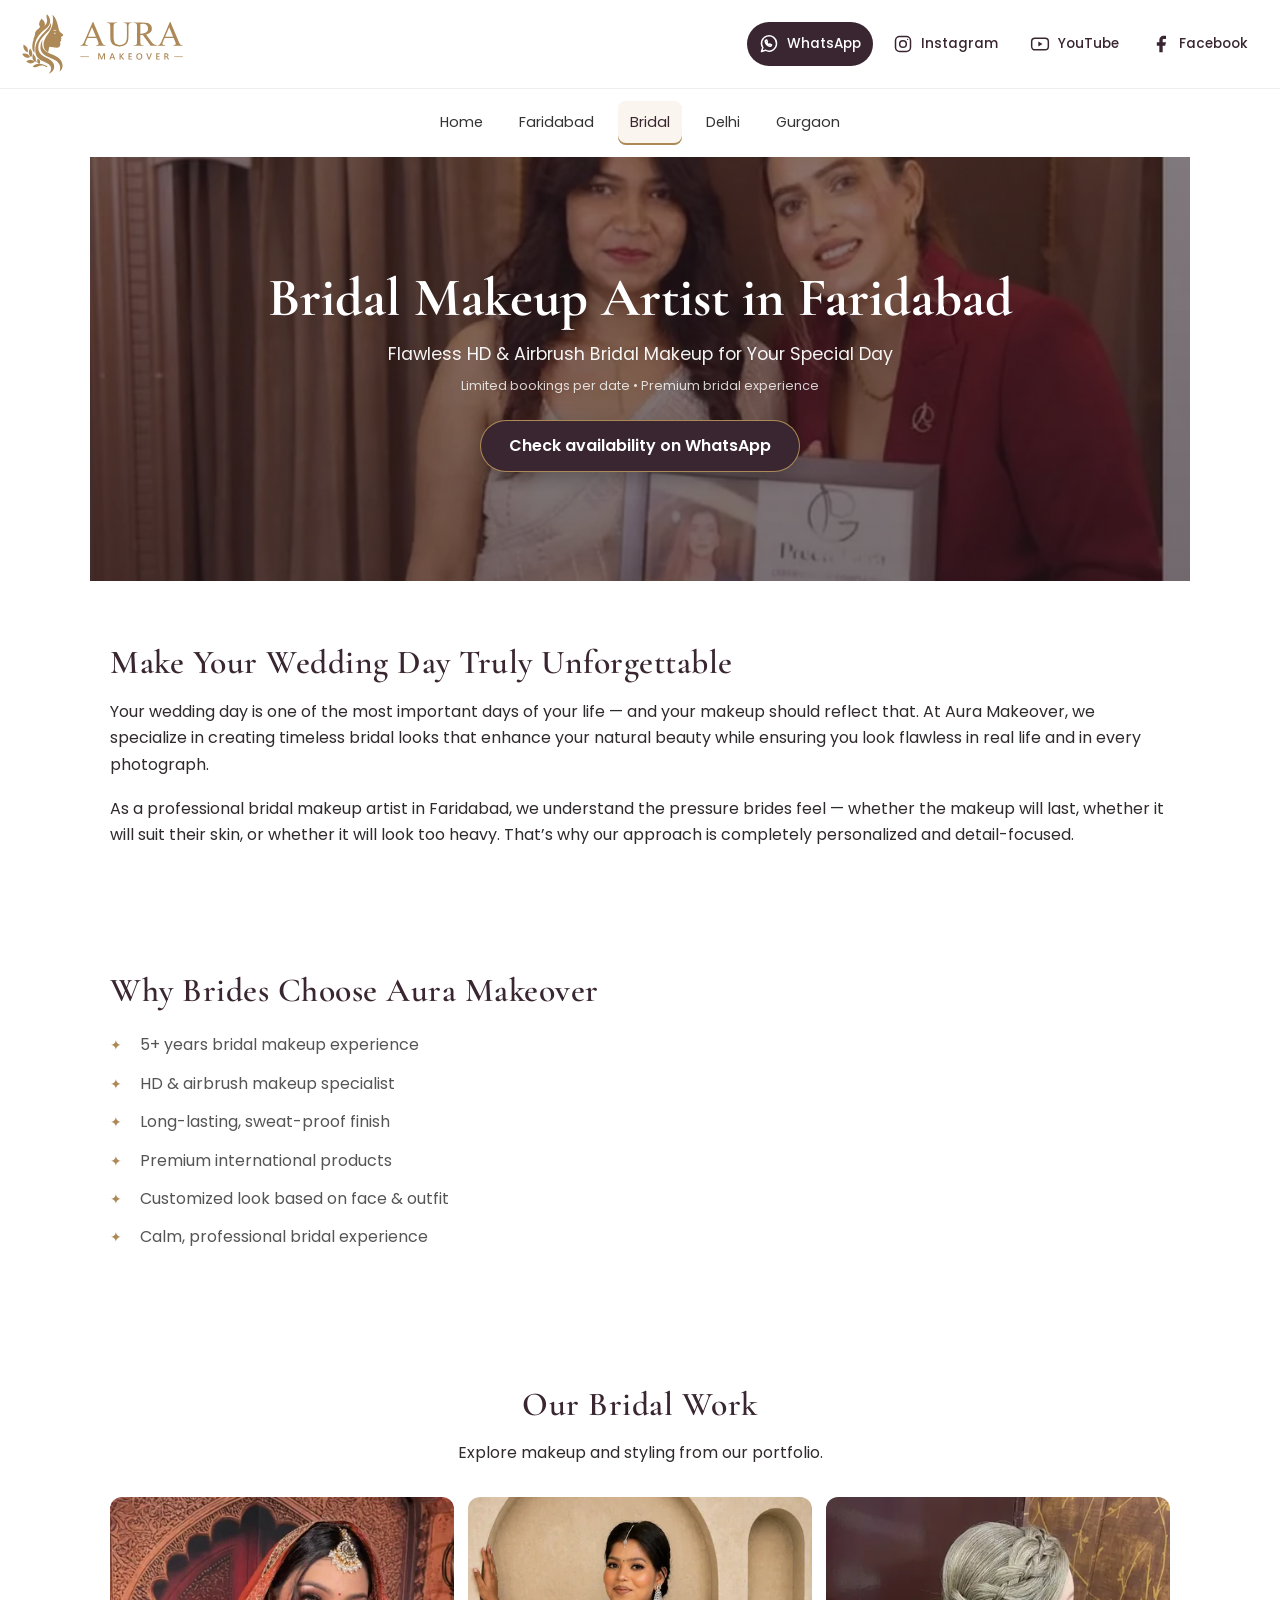
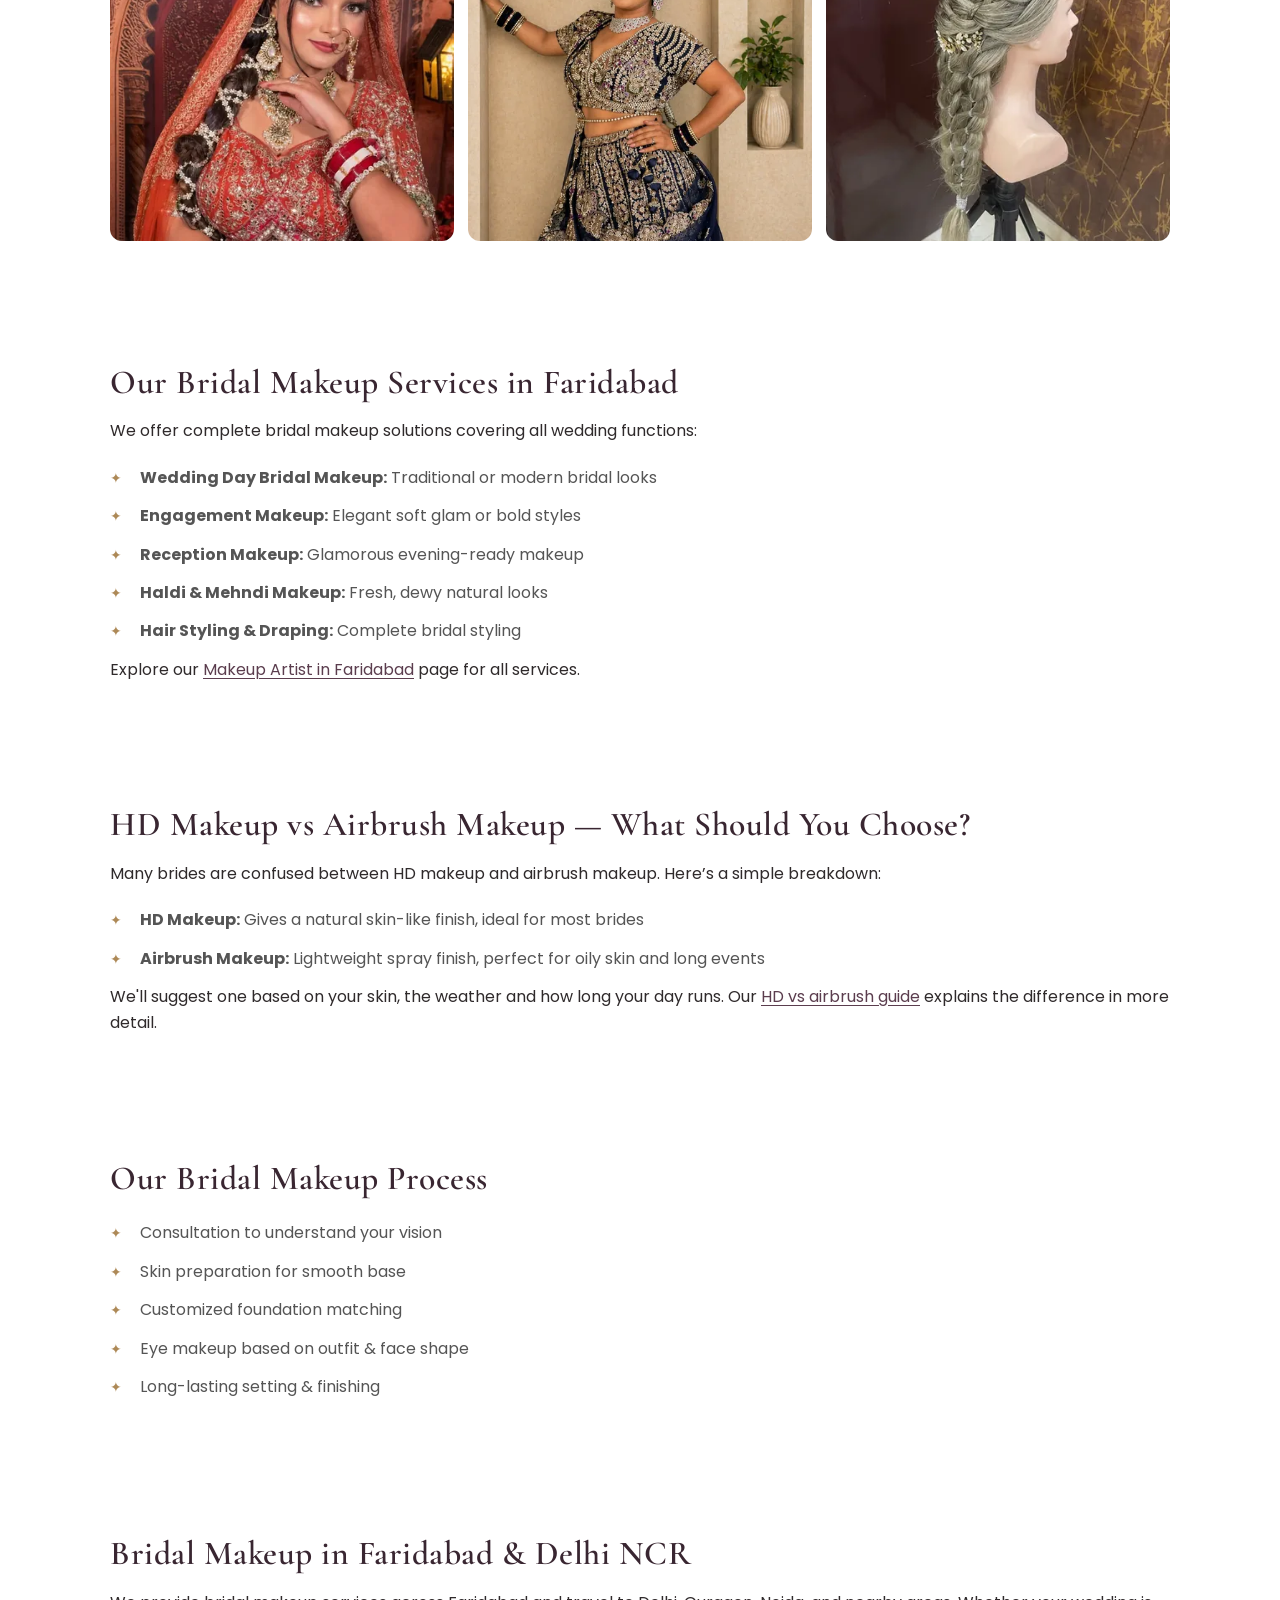
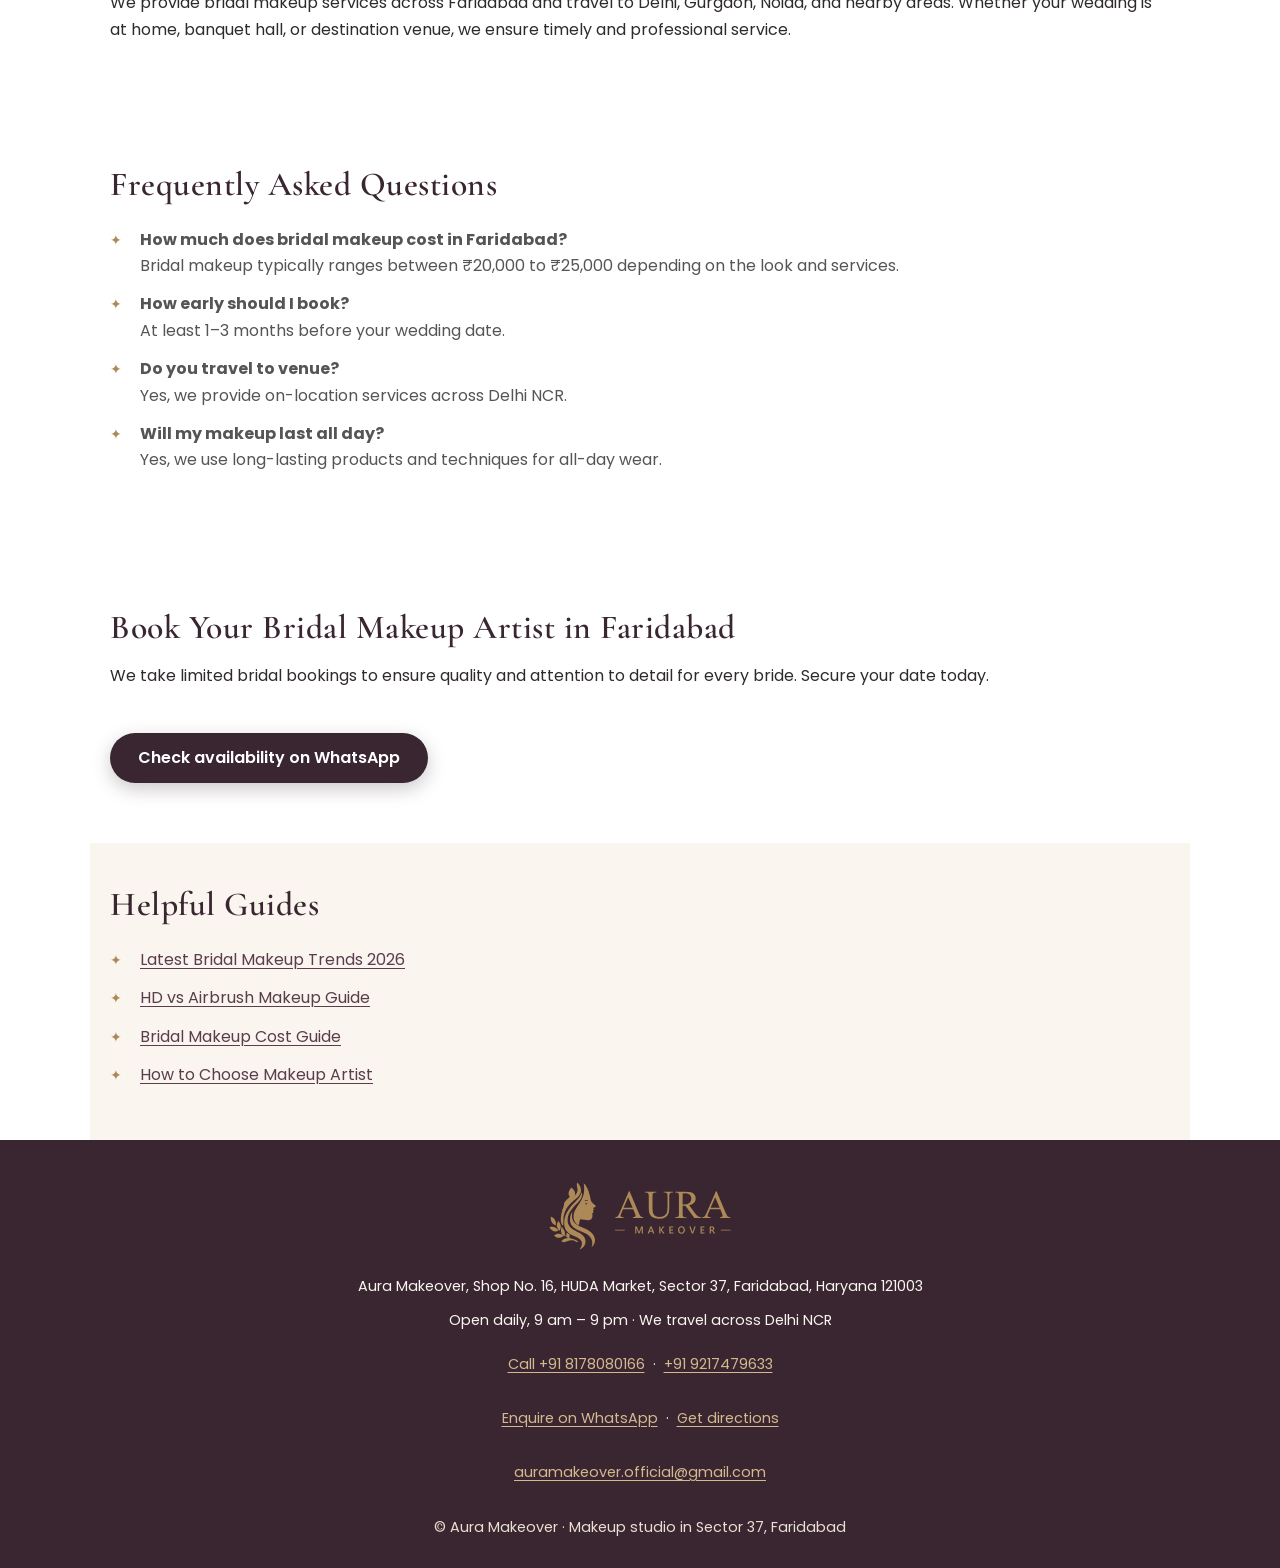
<file: bridal-makeup-faridabad.html>
<!DOCTYPE html>
<html lang="en">
<head>
<meta charset="UTF-8">
<meta name="viewport" content="width=device-width, initial-scale=1.0">

<title>Bridal Makeup Artist in Faridabad | HD & Airbrush | Aura Makeover</title>

<meta name="description" content="Wedding, engagement and reception makeup for brides, at our Sector 37 studio in Faridabad or at your venue. HD and airbrush finishes that last through every ritual.">

<meta property="og:title" content="Bridal Makeup Artist in Faridabad | HD &amp; Airbrush | Aura Makeover">
<meta property="og:description" content="Wedding, engagement and reception makeup for brides, at our Sector 37 studio in Faridabad or at your venue. HD and airbrush finishes that last through every ritual.">
<meta property="og:type" content="website">
<meta property="og:url" content="https://auramakeover.in/bridal-makeup-faridabad.html">
<meta property="og:image" content="https://auramakeover.in/images/bridal-makeup-auramakeover-960.webp">
<meta property="og:site_name" content="Aura Makeover">
<meta name="twitter:card" content="summary_large_image">
<meta name="twitter:title" content="Bridal Makeup Artist in Faridabad | HD &amp; Airbrush | Aura Makeover">
<meta name="twitter:description" content="Wedding, engagement and reception makeup for brides, at our Sector 37 studio in Faridabad or at your venue. HD and airbrush finishes that last through every ritual.">
<meta name="twitter:image" content="https://auramakeover.in/images/bridal-makeup-auramakeover-960.webp">
<script type="application/ld+json">
{
  "@context": "https://schema.org",
  "@type": "BreadcrumbList",
  "itemListElement": [
    {
      "@type": "ListItem",
      "position": 1,
      "name": "Home",
      "item": "https://auramakeover.in/"
    },
    {
      "@type": "ListItem",
      "position": 2,
      "name": "Bridal Makeup Artist in Faridabad",
      "item": "https://auramakeover.in/bridal-makeup-faridabad.html"
    }
  ]
}
</script>
<link rel="canonical" href="https://auramakeover.in/bridal-makeup-faridabad.html" />

<link rel="icon" href="favicon.ico" sizes="48x48">
<link rel="icon" href="favicon.svg" type="image/svg+xml">
<link rel="apple-touch-icon" href="apple-touch-icon.png">
<link rel="manifest" href="site.webmanifest">
<meta name="theme-color" content="#392631">
<link rel="preconnect" href="https://fonts.googleapis.com" />
<link rel="preconnect" href="https://fonts.gstatic.com" crossorigin />
<link href="https://fonts.googleapis.com/css2?family=Cormorant+Garamond:wght@500;600;700&family=Poppins:wght@400;500;600&display=swap" rel="stylesheet" />
<link rel="preload" as="image" href="images/banner-960.webp" fetchpriority="high">
<link rel="stylesheet" href="style.css">
</head>

<body>
<a class="skip-link" href="#main-content">Skip to main content</a>

<header class="top-bar">
  <div class="top-left">
    <a href="./" class="logo-link"><img src="images/brand/aura-makeover-logo-gold.svg" width="165" height="64" alt="Aura Makeover home" class="logo" /></a>
  </div>

  <div class="top-right">
    <a href="https://wa.me/918178080166?text=Hi%20Aura%20Makeover%21%20I%27d%20like%20to%20enquire%20about%20bridal%20makeup%20in%20Faridabad.%20Could%20you%20share%20your%20availability%20and%20pricing%3F" target="_blank" rel="noopener noreferrer" class="social-link social-whatsapp" aria-label="Contact us on WhatsApp" title="Contact us on WhatsApp"><svg class="social-icon" width="20" height="20" viewBox="0 0 24 24" fill="none" stroke="currentColor" stroke-width="1.8" stroke-linecap="round" stroke-linejoin="round" aria-hidden="true" focusable="false"><path d="M21 11.5a9 9 0 0 1-13.3 7.9L3 21l1.6-4.7A9 9 0 1 1 21 11.5Z"/><path d="M8.2 7.5c-.5.2-.8.8-.7 1.5.4 2.8 2.7 5.1 5.5 5.7.7.1 1.4-.2 1.7-.8l.4-.8-2.3-1.1-.7.8c-1.2-.5-2.3-1.5-2.8-2.7l.8-.7-1-2.3Z"/></svg><span class="social-label">WhatsApp</span></a>

    <a href="https://www.instagram.com/aura_makeoverr" target="_blank" rel="noopener noreferrer" class="social-link social-instagram" aria-label="Aura Makeover on Instagram" title="Aura Makeover on Instagram"><svg class="social-icon" width="20" height="20" viewBox="0 0 24 24" fill="none" stroke="currentColor" stroke-width="1.8" stroke-linecap="round" stroke-linejoin="round" aria-hidden="true" focusable="false"><rect x="3" y="3" width="18" height="18" rx="5"/><circle cx="12" cy="12" r="4"/><circle cx="17.5" cy="6.5" r=".8" fill="currentColor" stroke="none"/></svg><span class="social-label">Instagram</span></a>
    <a href="https://www.youtube.com/@Aura_makeover-h7b" target="_blank" rel="noopener noreferrer" class="social-link social-youtube" aria-label="Aura Makeover on YouTube" title="Aura Makeover on YouTube"><svg class="social-icon" width="20" height="20" viewBox="0 0 24 24" fill="none" stroke="currentColor" stroke-width="1.8" stroke-linecap="round" stroke-linejoin="round" aria-hidden="true" focusable="false"><rect x="2" y="5" width="20" height="14" rx="4"/><path d="m10 9 5 3-5 3Z" fill="currentColor" stroke="none"/></svg><span class="social-label">YouTube</span></a>
    <a href="https://www.facebook.com/aura.makeover.makeup.artist" target="_blank" rel="noopener noreferrer" class="social-link social-facebook" aria-label="Aura Makeover on Facebook" title="Aura Makeover on Facebook"><svg class="social-icon" width="20" height="20" viewBox="0 0 24 24" fill="none" stroke="currentColor" stroke-width="1.8" stroke-linecap="round" stroke-linejoin="round" aria-hidden="true" focusable="false"><path d="M18 2h-3a5 5 0 0 0-5 5v3H7v4h3v8h4v-8h3l1-4h-4V7a1 1 0 0 1 1-1h3Z" fill="currentColor" stroke="none"/></svg><span class="social-label">Facebook</span></a>
  </div>
</header>
<nav class="nav" aria-label="Main navigation">
<a href="./">Home</a>
<a href="makeup-artist-faridabad.html">Faridabad</a>
<a href="bridal-makeup-faridabad.html" aria-current="page">Bridal</a>
<a href="makeup-artist-delhi.html">Delhi</a>
<a href="makeup-artist-gurgaon.html">Gurgaon</a>
</nav>
<main id="main-content" tabindex="-1">

<section class="hero">
<h1>Bridal Makeup Artist in Faridabad</h1>
<p>Flawless HD & Airbrush Bridal Makeup for Your Special Day</p>

<p style="font-size:0.8rem;opacity:0.8;">Limited bookings per date • Premium bridal experience</p>
<a class="btn" href="https://wa.me/918178080166?text=Hi%20Aura%20Makeover%21%20I%27d%20like%20to%20enquire%20about%20bridal%20makeup%20in%20Faridabad.%20Could%20you%20share%20your%20availability%20and%20pricing%3F">Check availability on WhatsApp</a>
</section>

<section>
<h2>Make Your Wedding Day Truly Unforgettable</h2>

<p>
Your wedding day is one of the most important days of your life — and your makeup should reflect that. At Aura Makeover, we specialize in creating timeless bridal looks that enhance your natural beauty while ensuring you look flawless in real life and in every photograph.
</p>

<p>
As a professional bridal makeup artist in Faridabad, we understand the pressure brides feel — whether the makeup will last, whether it will suit their skin, or whether it will look too heavy. That’s why our approach is completely personalized and detail-focused.
</p>
</section>

<section class="highlight">
<h2>Why Brides Choose Aura Makeover</h2>

<ul>
<li>5+ years bridal makeup experience</li>
<li>HD & airbrush makeup specialist</li>
<li>Long-lasting, sweat-proof finish</li>
<li>Premium international products</li>
<li>Customized look based on face & outfit</li>
<li>Calm, professional bridal experience</li>
</ul>
</section>

<section aria-labelledby="bridal-work"><h2 id="bridal-work" class="center">Our Bridal Work</h2>
<p class="center">Explore makeup and styling from our portfolio.</p>
<div class="gallery bridal-gallery"><img src="images/bridal-makeup-auramakeover-960.webp" srcset="images/bridal-makeup-auramakeover-480.webp 480w, images/bridal-makeup-auramakeover-960.webp 960w" sizes="(max-width: 767px) 47vw, 345px" width="960" height="825" alt="Bridal makeup look by Aura Makeover" loading="lazy" decoding="async">
<img src="images/bridal-makeup-2-aura-makeover-960.webp" srcset="images/bridal-makeup-2-aura-makeover-480.webp 480w, images/bridal-makeup-2-aura-makeover-960.webp 960w" sizes="(max-width: 767px) 47vw, 345px" width="960" height="1099" alt="Bridal styling by Aura Makeover" loading="lazy" decoding="async">
<img src="images/third-hair-styles-by-auramakeover-ranjana-960.webp" srcset="images/third-hair-styles-by-auramakeover-ranjana-480.webp 480w, images/third-hair-styles-by-auramakeover-ranjana-960.webp 960w" sizes="(max-width: 767px) 47vw, 345px" width="960" height="823" alt="Wedding hairstyle by Aura Makeover" loading="lazy" decoding="async"></div></section>

<section>
<h2>Our Bridal Makeup Services in Faridabad</h2>

<p>
We offer complete bridal makeup solutions covering all wedding functions:
</p>

<ul>
<li><strong>Wedding Day Bridal Makeup:</strong> Traditional or modern bridal looks</li>
<li><strong>Engagement Makeup:</strong> Elegant soft glam or bold styles</li>
<li><strong>Reception Makeup:</strong> Glamorous evening-ready makeup</li>
<li><strong>Haldi & Mehndi Makeup:</strong> Fresh, dewy natural looks</li>
<li><strong>Hair Styling & Draping:</strong> Complete bridal styling</li>
</ul>

<p>
Explore our <a href="makeup-artist-faridabad.html">Makeup Artist in Faridabad</a> page for all services.
</p>
</section>

<section>
<h2>HD Makeup vs Airbrush Makeup — What Should You Choose?</h2>

<p>
Many brides are confused between HD makeup and airbrush makeup. Here’s a simple breakdown:
</p>

<ul>
<li><strong>HD Makeup:</strong> Gives a natural skin-like finish, ideal for most brides</li>
<li><strong>Airbrush Makeup:</strong> Lightweight spray finish, perfect for oily skin and long events</li>
</ul>

<p>
We'll suggest one based on your skin, the weather and how long your day runs. Our <a href="hd-vs-airbrush-makeup.html">HD vs airbrush guide</a> explains the difference in more detail.
</p>
</section>

<section>
<h2>Our Bridal Makeup Process</h2>

<ul>
<li>Consultation to understand your vision</li>
<li>Skin preparation for smooth base</li>
<li>Customized foundation matching</li>
<li>Eye makeup based on outfit & face shape</li>
<li>Long-lasting setting & finishing</li>
</ul>
</section>

<section>
<h2>Bridal Makeup in Faridabad & Delhi NCR</h2>

<p>
We provide bridal makeup services across Faridabad and travel to Delhi, Gurgaon, Noida, and nearby areas. Whether your wedding is at home, banquet hall, or destination venue, we ensure timely and professional service.
</p>
</section>

<section>
<h2>Frequently Asked Questions</h2>

<ul>
<li><strong>How much does bridal makeup cost in Faridabad?</strong><br>
Bridal makeup typically ranges between ₹20,000 to ₹25,000 depending on the look and services.</li>

<li><strong>How early should I book?</strong><br>
At least 1–3 months before your wedding date.</li>

<li><strong>Do you travel to venue?</strong><br>
Yes, we provide on-location services across Delhi NCR.</li>

<li><strong>Will my makeup last all day?</strong><br>
Yes, we use long-lasting products and techniques for all-day wear.</li>
</ul>
</section>

<section class="highlight">
<h2>Book Your Bridal Makeup Artist in Faridabad</h2>

<p>
We take limited bridal bookings to ensure quality and attention to detail for every bride.
Secure your date today.
</p>

<a class="btn" href="https://wa.me/918178080166?text=Hi%20Aura%20Makeover%21%20I%27d%20like%20to%20enquire%20about%20bridal%20makeup%20in%20Faridabad.%20Could%20you%20share%20your%20availability%20and%20pricing%3F">Check availability on WhatsApp</a>
</section>

<section class="section-tint">
<h2>Helpful Guides</h2>

<ul>
<li><a href="/best-bridal-makeup-looks-2026.html">Latest Bridal Makeup Trends 2026</a></li>
<li><a href="/hd-vs-airbrush-makeup.html">HD vs Airbrush Makeup Guide</a></li>
<li><a href="/bridal-makeup-cost-faridabad.html">Bridal Makeup Cost Guide</a></li>
<li><a href="/how-to-choose-makeup-artist.html">How to Choose Makeup Artist</a></li>
</ul>

</section>
</main>
<footer>
<img src="images/brand/aura-makeover-logo-gold.svg" width="186" height="72" alt="Aura Makeover" class="footer-logo" loading="lazy" decoding="async" />
<nav class="footer-contact" aria-label="Contact Aura Makeover">
      <p>Aura Makeover, Shop No. 16, HUDA Market, Sector 37, Faridabad, Haryana 121003</p>
      <p>Open daily, 9 am – 9 pm · We travel across Delhi NCR</p>
      <p><a href="tel:+918178080166">Call +91 8178080166</a> · <a href="tel:+919217479633">+91 9217479633</a></p>
      <p><a href="https://wa.me/918178080166?text=Hi%20Aura%20Makeover%21%20I%27d%20like%20to%20enquire%20about%20bridal%20makeup%20in%20Faridabad.%20Could%20you%20share%20your%20availability%20and%20pricing%3F">Enquire on WhatsApp</a> · <a href="https://maps.app.goo.gl/MC8ctfnPd83sNfoJ6" target="_blank" rel="noopener noreferrer">Get directions</a></p>
      <p><a href="mailto:auramakeover.official@gmail.com">auramakeover.official@gmail.com</a></p>
    </nav>
© Aura Makeover · Makeup studio in Sector 37, Faridabad
</footer>

<nav class="mobile-actions" aria-label="Quick contact">
      <a href="tel:+918178080166">Call us</a><a href="https://wa.me/918178080166?text=Hi%20Aura%20Makeover%21%20I%27d%20like%20to%20enquire%20about%20bridal%20makeup%20in%20Faridabad.%20Could%20you%20share%20your%20availability%20and%20pricing%3F">WhatsApp enquiry</a>
    </nav>
<script src="assets/js/analytics.js" defer></script>
<script src="assets/js/gallery.js" defer></script>
</body>
</html>
</file>
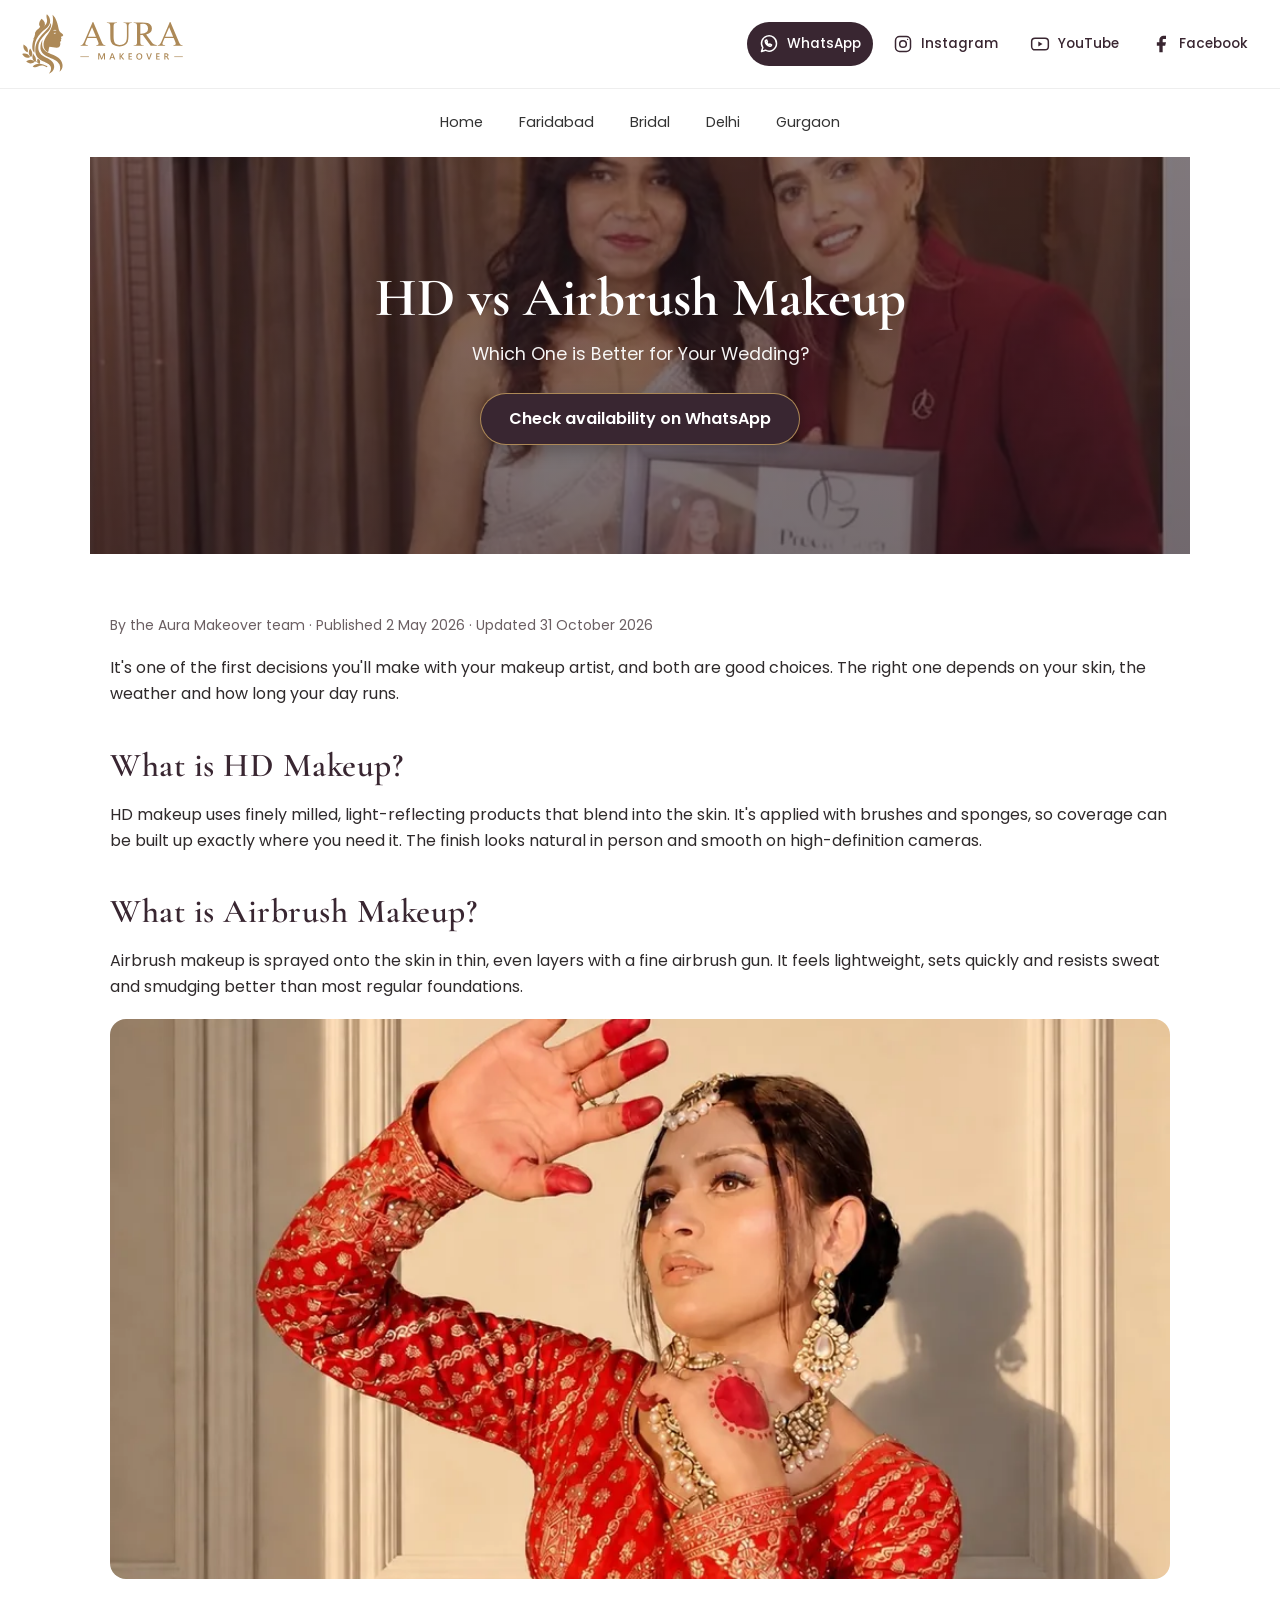
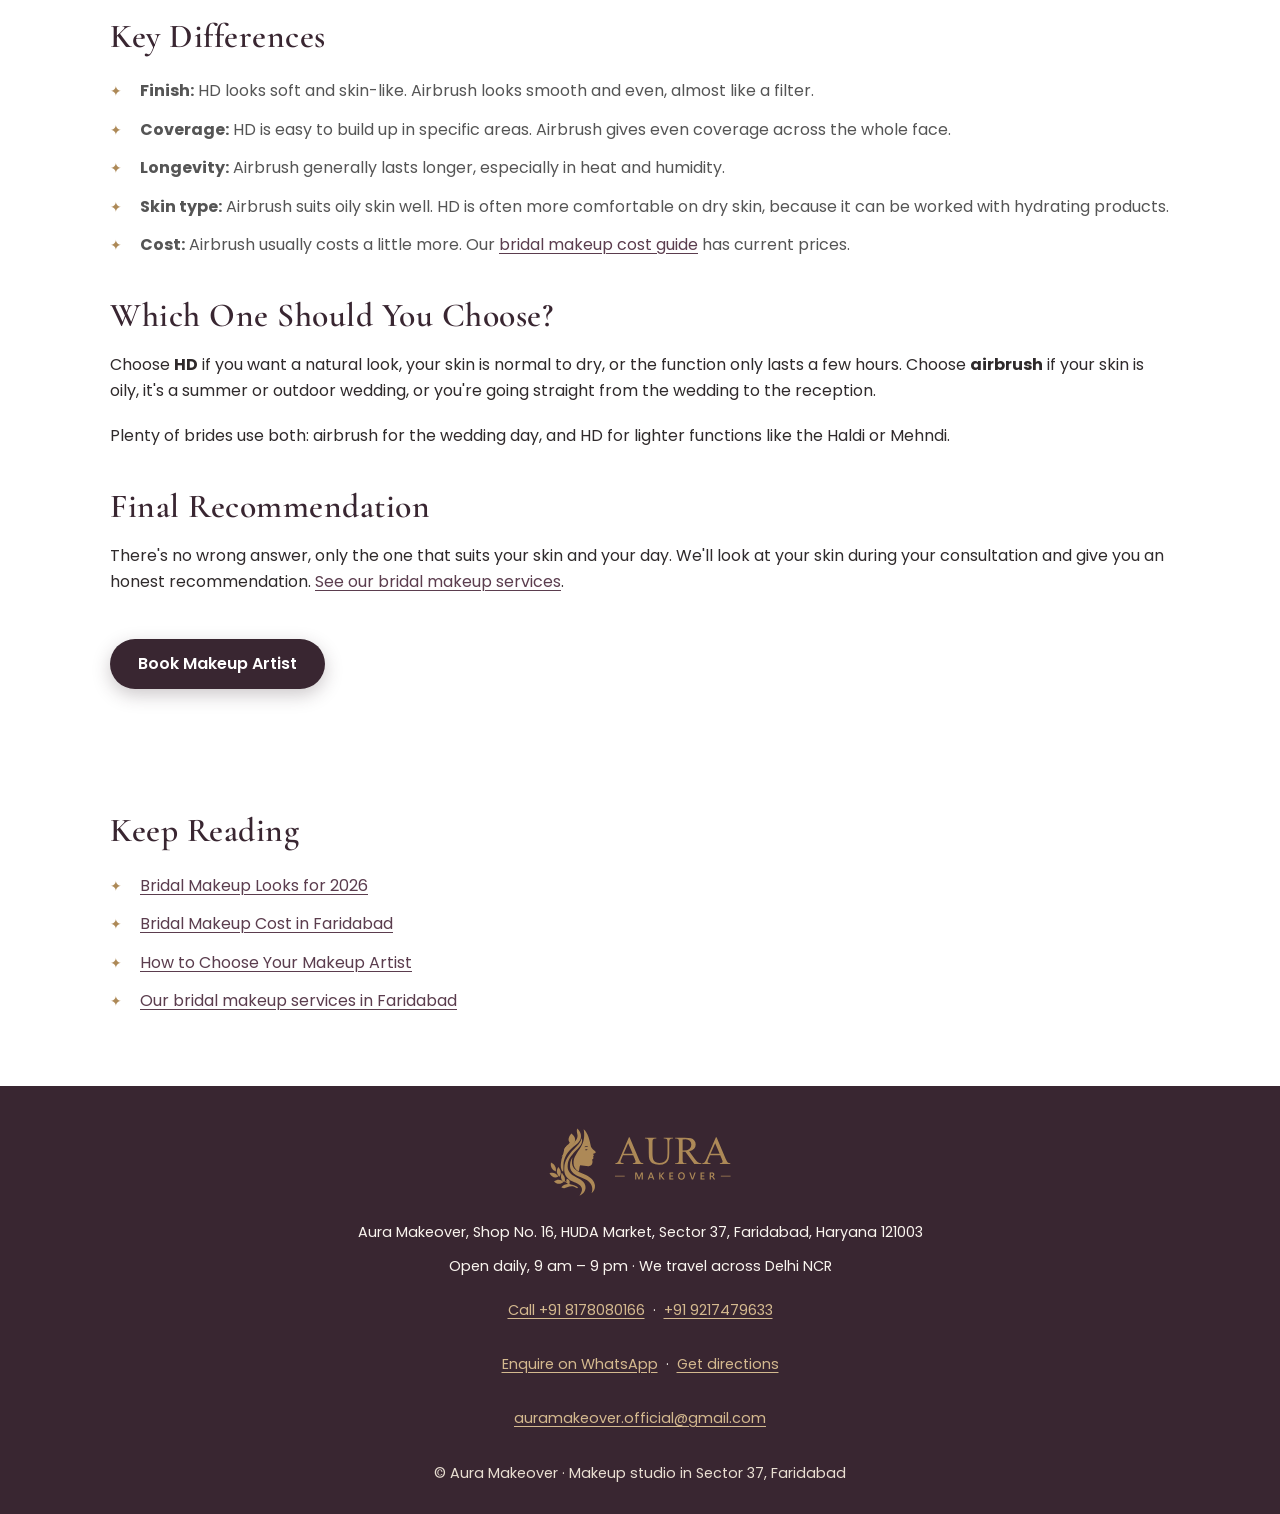
<file: hd-vs-airbrush-makeup.html>
<!DOCTYPE html>
<html lang="en">
<head>
<meta charset="UTF-8">
<meta name="viewport" content="width=device-width, initial-scale=1.0">

<title>HD vs Airbrush Makeup | Which is Better for Brides?</title>

<meta name="description" content="Confused between HD and airbrush makeup? Learn the difference, benefits, and which one is best for your wedding day.">

<meta property="og:title" content="HD vs Airbrush Makeup | Which is Better for Brides?">
<meta property="og:description" content="Confused between HD and airbrush makeup? Learn the difference, benefits, and which one is best for your wedding day.">
<meta property="og:type" content="article">
<meta property="og:url" content="https://auramakeover.in/hd-vs-airbrush-makeup.html">
<meta property="og:image" content="https://auramakeover.in/images/long-lasting-bridal-makeup-960.webp">
<meta property="og:site_name" content="Aura Makeover">
<meta name="twitter:card" content="summary_large_image">
<meta name="twitter:title" content="HD vs Airbrush Makeup | Which is Better for Brides?">
<meta name="twitter:description" content="Confused between HD and airbrush makeup? Learn the difference, benefits, and which one is best for your wedding day.">
<meta name="twitter:image" content="https://auramakeover.in/images/long-lasting-bridal-makeup-960.webp">
<script type="application/ld+json">
{
  "@context": "https://schema.org",
  "@type": "BreadcrumbList",
  "itemListElement": [
    {
      "@type": "ListItem",
      "position": 1,
      "name": "Home",
      "item": "https://auramakeover.in/"
    },
    {
      "@type": "ListItem",
      "position": 2,
      "name": "HD vs Airbrush Makeup",
      "item": "https://auramakeover.in/hd-vs-airbrush-makeup.html"
    }
  ]
}
</script>
<link rel="canonical" href="https://auramakeover.in/hd-vs-airbrush-makeup.html"/>

<link rel="icon" href="favicon.ico" sizes="48x48">
<link rel="icon" href="favicon.svg" type="image/svg+xml">
<link rel="apple-touch-icon" href="apple-touch-icon.png">
<link rel="manifest" href="site.webmanifest">
<meta name="theme-color" content="#392631">
<link rel="preconnect" href="https://fonts.googleapis.com" />
<link rel="preconnect" href="https://fonts.gstatic.com" crossorigin />
<link href="https://fonts.googleapis.com/css2?family=Cormorant+Garamond:wght@500;600;700&family=Poppins:wght@400;500;600&display=swap" rel="stylesheet" />
<link rel="preload" as="image" href="images/banner-960.webp" fetchpriority="high">
<link rel="stylesheet" href="style.css">

<script type="application/ld+json">
{
  "@context": "https://schema.org",
  "@type": "BlogPosting",
  "headline": "HD vs Airbrush Makeup",
  "description": "How HD and airbrush makeup differ in finish, coverage, longevity and cost, and which one suits your skin and your wedding.",
  "image": "https://auramakeover.in/images/long-lasting-bridal-makeup-960.webp",
  "datePublished": "2026-05-02",
  "dateModified": "2026-10-31",
  "mainEntityOfPage": "https://auramakeover.in/hd-vs-airbrush-makeup.html",
  "author": {
    "@type": "Organization",
    "name": "Aura Makeover",
    "url": "https://auramakeover.in/"
  },
  "publisher": {
    "@id": "https://auramakeover.in/#business",
    "@type": "BeautySalon",
    "name": "Aura Makeover"
  }
}
</script>
</head>

<body>
<a class="skip-link" href="#main-content">Skip to main content</a>

<header class="top-bar">
  <div class="top-left">
    <a href="./" class="logo-link"><img src="images/brand/aura-makeover-logo-gold.svg" width="165" height="64" alt="Aura Makeover home" class="logo" /></a>
  </div>

  <div class="top-right">
    <a href="https://wa.me/918178080166?text=Hi%20Aura%20Makeover%21%20I%27d%20like%20to%20enquire%20about%20HD%20and%20airbrush%20bridal%20makeup.%20Could%20you%20share%20your%20availability%20and%20pricing%3F" target="_blank" rel="noopener noreferrer" class="social-link social-whatsapp" aria-label="Contact us on WhatsApp" title="Contact us on WhatsApp"><svg class="social-icon" width="20" height="20" viewBox="0 0 24 24" fill="none" stroke="currentColor" stroke-width="1.8" stroke-linecap="round" stroke-linejoin="round" aria-hidden="true" focusable="false"><path d="M21 11.5a9 9 0 0 1-13.3 7.9L3 21l1.6-4.7A9 9 0 1 1 21 11.5Z"/><path d="M8.2 7.5c-.5.2-.8.8-.7 1.5.4 2.8 2.7 5.1 5.5 5.7.7.1 1.4-.2 1.7-.8l.4-.8-2.3-1.1-.7.8c-1.2-.5-2.3-1.5-2.8-2.7l.8-.7-1-2.3Z"/></svg><span class="social-label">WhatsApp</span></a>

    <a href="https://www.instagram.com/aura_makeoverr" target="_blank" rel="noopener noreferrer" class="social-link social-instagram" aria-label="Aura Makeover on Instagram" title="Aura Makeover on Instagram"><svg class="social-icon" width="20" height="20" viewBox="0 0 24 24" fill="none" stroke="currentColor" stroke-width="1.8" stroke-linecap="round" stroke-linejoin="round" aria-hidden="true" focusable="false"><rect x="3" y="3" width="18" height="18" rx="5"/><circle cx="12" cy="12" r="4"/><circle cx="17.5" cy="6.5" r=".8" fill="currentColor" stroke="none"/></svg><span class="social-label">Instagram</span></a>
    <a href="https://www.youtube.com/@Aura_makeover-h7b" target="_blank" rel="noopener noreferrer" class="social-link social-youtube" aria-label="Aura Makeover on YouTube" title="Aura Makeover on YouTube"><svg class="social-icon" width="20" height="20" viewBox="0 0 24 24" fill="none" stroke="currentColor" stroke-width="1.8" stroke-linecap="round" stroke-linejoin="round" aria-hidden="true" focusable="false"><rect x="2" y="5" width="20" height="14" rx="4"/><path d="m10 9 5 3-5 3Z" fill="currentColor" stroke="none"/></svg><span class="social-label">YouTube</span></a>
    <a href="https://www.facebook.com/aura.makeover.makeup.artist" target="_blank" rel="noopener noreferrer" class="social-link social-facebook" aria-label="Aura Makeover on Facebook" title="Aura Makeover on Facebook"><svg class="social-icon" width="20" height="20" viewBox="0 0 24 24" fill="none" stroke="currentColor" stroke-width="1.8" stroke-linecap="round" stroke-linejoin="round" aria-hidden="true" focusable="false"><path d="M18 2h-3a5 5 0 0 0-5 5v3H7v4h3v8h4v-8h3l1-4h-4V7a1 1 0 0 1 1-1h3Z" fill="currentColor" stroke="none"/></svg><span class="social-label">Facebook</span></a>
  </div>
</header>
<nav class="nav" aria-label="Main navigation">
<a href="./">Home</a>
<a href="makeup-artist-faridabad.html">Faridabad</a>
<a href="bridal-makeup-faridabad.html">Bridal</a>
<a href="makeup-artist-delhi.html">Delhi</a>
<a href="makeup-artist-gurgaon.html">Gurgaon</a>
</nav>
<main id="main-content" tabindex="-1">

<section class="hero">
<h1>HD vs Airbrush Makeup</h1>
<p>Which One is Better for Your Wedding?</p>
 <a class="btn" href="https://wa.me/918178080166?text=Hi%20Aura%20Makeover%21%20I%27d%20like%20to%20enquire%20about%20HD%20and%20airbrush%20bridal%20makeup.%20Could%20you%20share%20your%20availability%20and%20pricing%3F">Check availability on WhatsApp</a>
</section>

<section>
<p class="article-meta">By the Aura Makeover team · Published 2 May 2026 · Updated 31 October 2026</p>
<p>
It's one of the first decisions you'll make with your makeup artist, and both are good choices. The right one depends on your skin, the weather and how long your day runs.
</p>
<h2>What is HD Makeup?</h2>
<p>
HD makeup uses finely milled, light-reflecting products that blend into the skin. It's applied with brushes and sponges, so coverage can be built up exactly where you need it. The finish looks natural in person and smooth on high-definition cameras.
</p>
<h2>What is Airbrush Makeup?</h2>
<p>
Airbrush makeup is sprayed onto the skin in thin, even layers with a fine airbrush gun. It feels lightweight, sets quickly and resists sweat and smudging better than most regular foundations.
</p>
<figure class="article-figure"><img src="images/long-lasting-bridal-makeup-960.webp" srcset="images/long-lasting-bridal-makeup-480.webp 480w, images/long-lasting-bridal-makeup-960.webp 960w" sizes="(max-width: 767px) 92vw, 720px" width="960" height="1280" alt="Bride in a red lehenga wearing long-lasting bridal makeup by Aura Makeover" loading="lazy" decoding="async"></figure>
<h2>Key Differences</h2>
<ul>
<li><strong>Finish:</strong> HD looks soft and skin-like. Airbrush looks smooth and even, almost like a filter.</li>
<li><strong>Coverage:</strong> HD is easy to build up in specific areas. Airbrush gives even coverage across the whole face.</li>
<li><strong>Longevity:</strong> Airbrush generally lasts longer, especially in heat and humidity.</li>
<li><strong>Skin type:</strong> Airbrush suits oily skin well. HD is often more comfortable on dry skin, because it can be worked with hydrating products.</li>
<li><strong>Cost:</strong> Airbrush usually costs a little more. Our <a href="bridal-makeup-cost-faridabad.html">bridal makeup cost guide</a> has current prices.</li>
</ul>
<h2>Which One Should You Choose?</h2>
<p>
Choose <strong>HD</strong> if you want a natural look, your skin is normal to dry, or the function only lasts a few hours. Choose <strong>airbrush</strong> if your skin is oily, it's a summer or outdoor wedding, or you're going straight from the wedding to the reception.
</p>
<p>
Plenty of brides use both: airbrush for the wedding day, and HD for lighter functions like the Haldi or Mehndi.
</p>
<h2>Final Recommendation</h2>
<p>
There's no wrong answer, only the one that suits your skin and your day. We'll look at your skin during your consultation and give you an honest recommendation. <a href="bridal-makeup-faridabad.html">See our bridal makeup services</a>.
</p>
<a class="btn" href="makeup-artist-faridabad.html">Book Makeup Artist</a>
</section>

<section>
<h2>Keep Reading</h2>
<ul>
<li><a href="best-bridal-makeup-looks-2026.html">Bridal Makeup Looks for 2026</a></li>
<li><a href="bridal-makeup-cost-faridabad.html">Bridal Makeup Cost in Faridabad</a></li>
<li><a href="how-to-choose-makeup-artist.html">How to Choose Your Makeup Artist</a></li>
<li><a href="bridal-makeup-faridabad.html">Our bridal makeup services in Faridabad</a></li>
</ul>
</section>
</main>
<footer>
<img src="images/brand/aura-makeover-logo-gold.svg" width="186" height="72" alt="Aura Makeover" class="footer-logo" loading="lazy" decoding="async" />
<nav class="footer-contact" aria-label="Contact Aura Makeover">
      <p>Aura Makeover, Shop No. 16, HUDA Market, Sector 37, Faridabad, Haryana 121003</p>
      <p>Open daily, 9 am – 9 pm · We travel across Delhi NCR</p>
      <p><a href="tel:+918178080166">Call +91 8178080166</a> · <a href="tel:+919217479633">+91 9217479633</a></p>
      <p><a href="https://wa.me/918178080166?text=Hi%20Aura%20Makeover%21%20I%27d%20like%20to%20enquire%20about%20HD%20and%20airbrush%20bridal%20makeup.%20Could%20you%20share%20your%20availability%20and%20pricing%3F">Enquire on WhatsApp</a> · <a href="https://maps.app.goo.gl/MC8ctfnPd83sNfoJ6" target="_blank" rel="noopener noreferrer">Get directions</a></p>
      <p><a href="mailto:auramakeover.official@gmail.com">auramakeover.official@gmail.com</a></p>
    </nav>
© Aura Makeover · Makeup studio in Sector 37, Faridabad
</footer>
<nav class="mobile-actions" aria-label="Quick contact">
      <a href="tel:+918178080166">Call us</a><a href="https://wa.me/918178080166?text=Hi%20Aura%20Makeover%21%20I%27d%20like%20to%20enquire%20about%20HD%20and%20airbrush%20bridal%20makeup.%20Could%20you%20share%20your%20availability%20and%20pricing%3F">WhatsApp enquiry</a>
    </nav>
<script src="assets/js/analytics.js" defer></script>
</body>
</html>
</file>
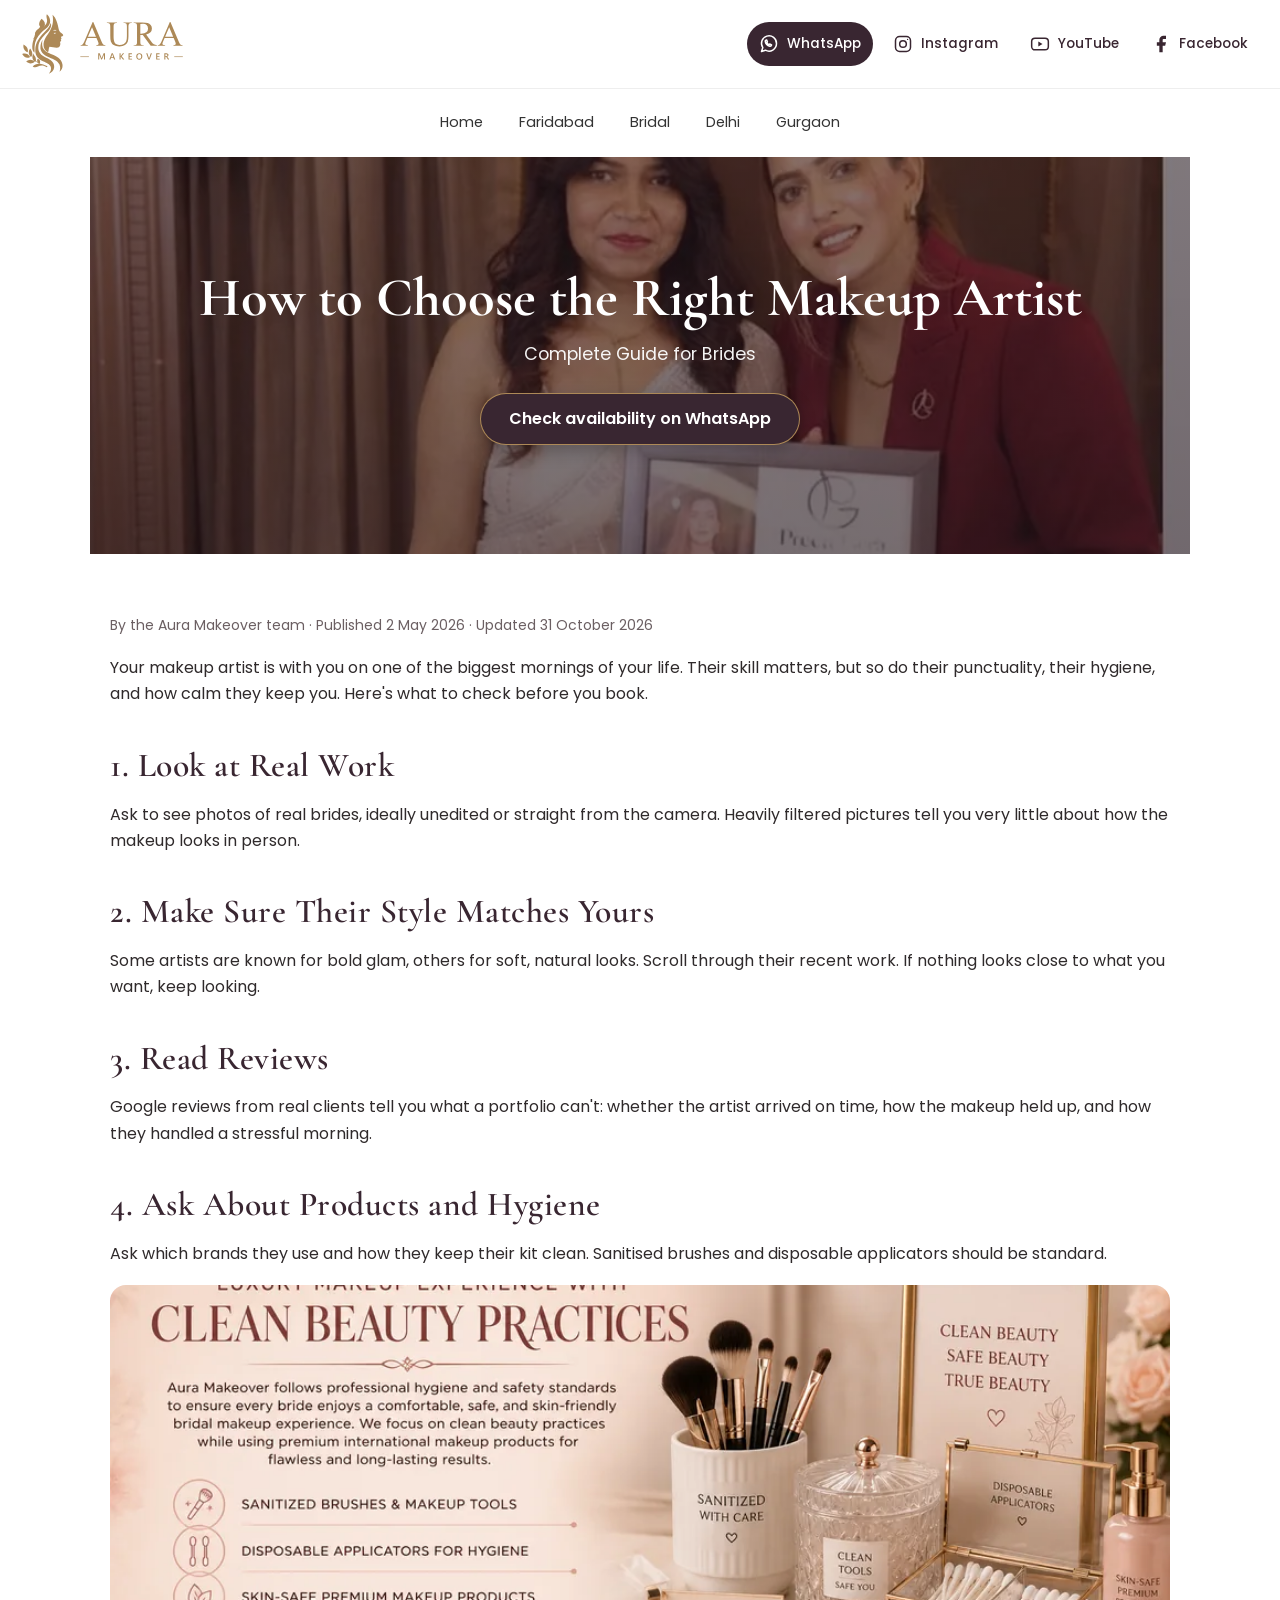
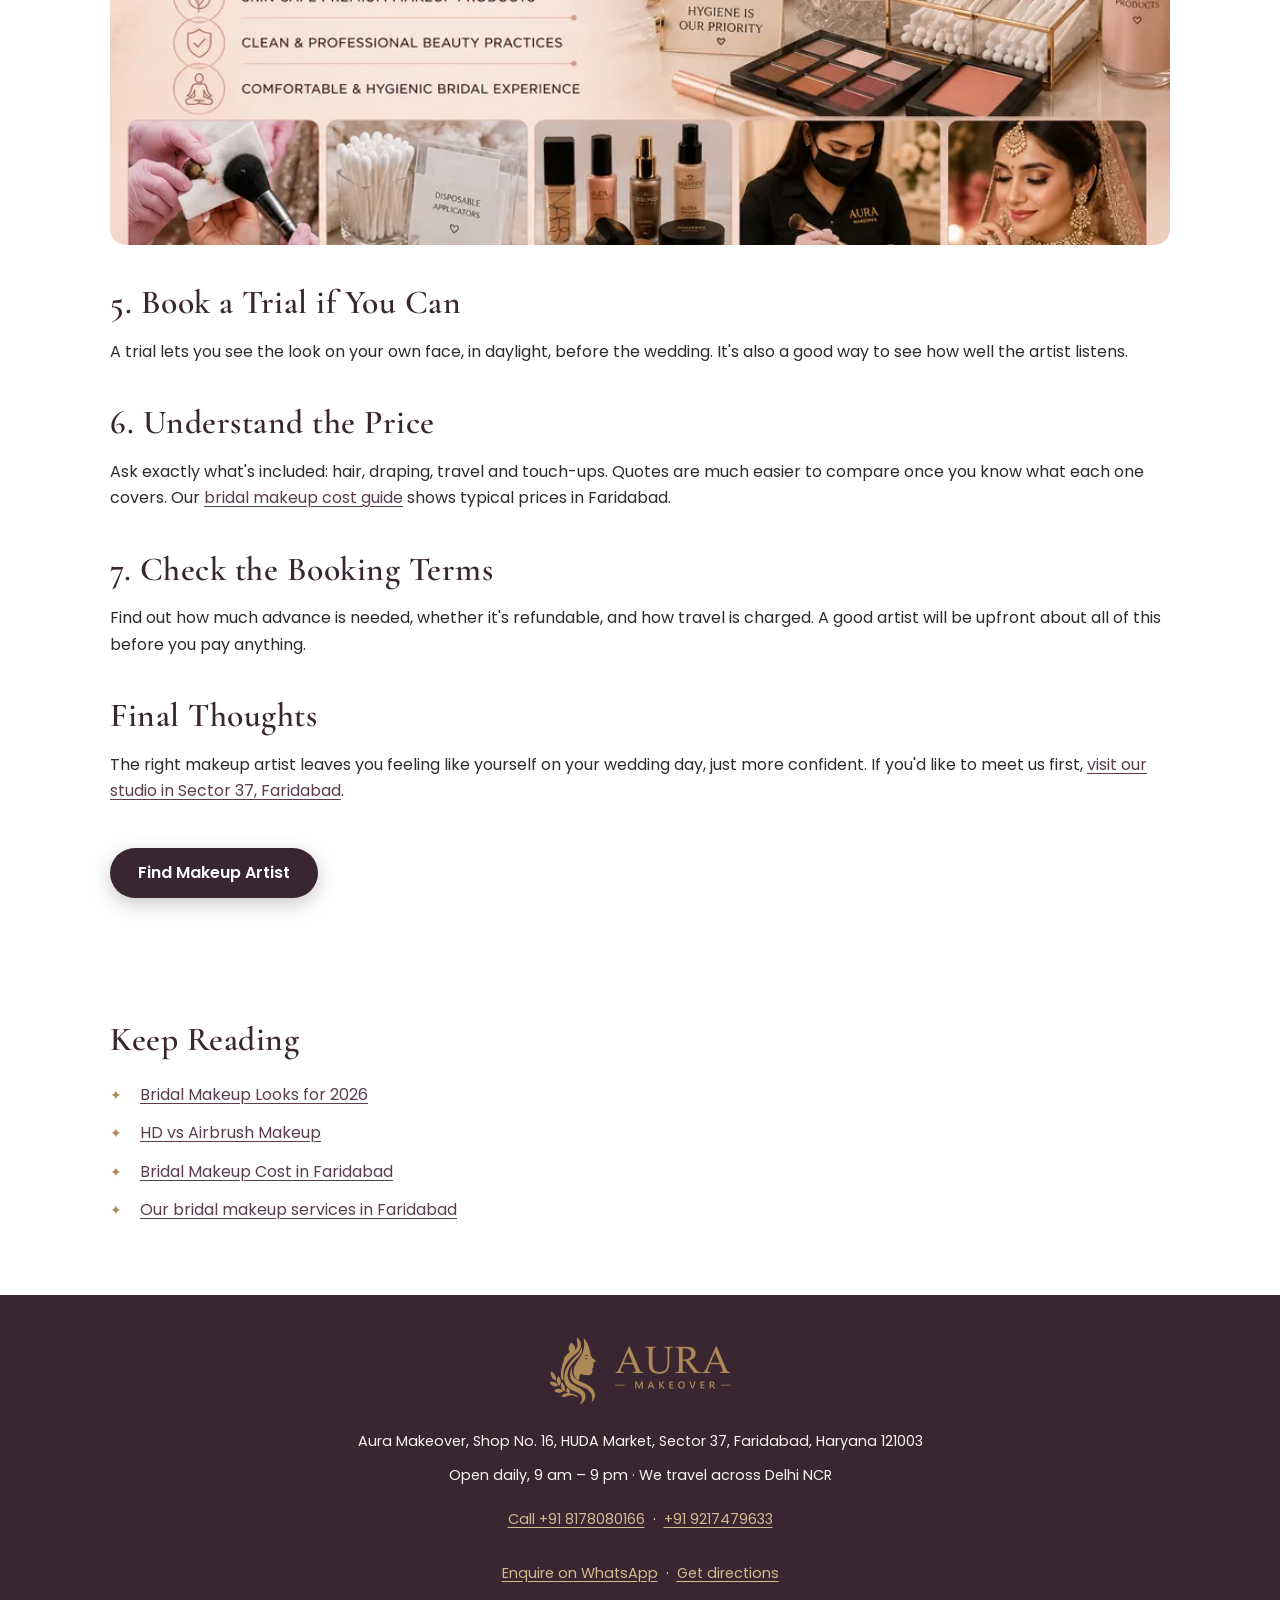
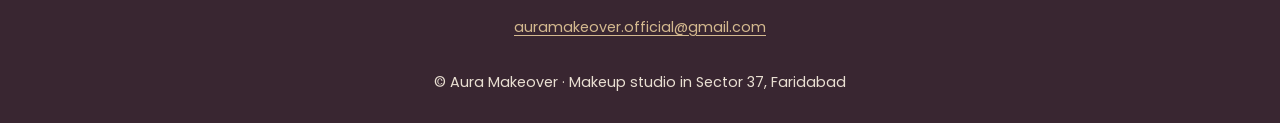
<file: how-to-choose-makeup-artist.html>
<!DOCTYPE html>
<html lang="en">
<head>
<meta charset="UTF-8">
<meta name="viewport" content="width=device-width, initial-scale=1.0">

<title>How to Choose the Right Makeup Artist for Your Wedding</title>

<meta name="description" content="Learn how to choose the best makeup artist for your wedding. Tips for selecting bridal makeup artist based on experience, style and budget.">

<meta property="og:title" content="How to Choose the Right Makeup Artist for Your Wedding">
<meta property="og:description" content="Learn how to choose the best makeup artist for your wedding. Tips for selecting bridal makeup artist based on experience, style and budget.">
<meta property="og:type" content="article">
<meta property="og:url" content="https://auramakeover.in/how-to-choose-makeup-artist.html">
<meta property="og:image" content="https://auramakeover.in/images/aura-makeover-clean-hygenic-products-960.webp">
<meta property="og:site_name" content="Aura Makeover">
<meta name="twitter:card" content="summary_large_image">
<meta name="twitter:title" content="How to Choose the Right Makeup Artist for Your Wedding">
<meta name="twitter:description" content="Learn how to choose the best makeup artist for your wedding. Tips for selecting bridal makeup artist based on experience, style and budget.">
<meta name="twitter:image" content="https://auramakeover.in/images/aura-makeover-clean-hygenic-products-960.webp">
<script type="application/ld+json">
{
  "@context": "https://schema.org",
  "@type": "BreadcrumbList",
  "itemListElement": [
    {
      "@type": "ListItem",
      "position": 1,
      "name": "Home",
      "item": "https://auramakeover.in/"
    },
    {
      "@type": "ListItem",
      "position": 2,
      "name": "How to Choose the Right Makeup Artist",
      "item": "https://auramakeover.in/how-to-choose-makeup-artist.html"
    }
  ]
}
</script>
<link rel="canonical" href="https://auramakeover.in/how-to-choose-makeup-artist.html"/>

<link rel="icon" href="favicon.ico" sizes="48x48">
<link rel="icon" href="favicon.svg" type="image/svg+xml">
<link rel="apple-touch-icon" href="apple-touch-icon.png">
<link rel="manifest" href="site.webmanifest">
<meta name="theme-color" content="#392631">
<link rel="preconnect" href="https://fonts.googleapis.com" />
<link rel="preconnect" href="https://fonts.gstatic.com" crossorigin />
<link href="https://fonts.googleapis.com/css2?family=Cormorant+Garamond:wght@500;600;700&family=Poppins:wght@400;500;600&display=swap" rel="stylesheet" />
<link rel="preload" as="image" href="images/banner-960.webp" fetchpriority="high">
<link rel="stylesheet" href="style.css">
<script type="application/ld+json">
{
  "@context": "https://schema.org",
  "@type": "BlogPosting",
  "headline": "How to Choose the Right Makeup Artist",
  "description": "A practical checklist for choosing your wedding makeup artist: real portfolio work, reviews, hygiene, trials, pricing and booking terms.",
  "image": "https://auramakeover.in/images/aura-makeover-clean-hygenic-products-960.webp",
  "datePublished": "2026-05-02",
  "dateModified": "2026-10-31",
  "mainEntityOfPage": "https://auramakeover.in/how-to-choose-makeup-artist.html",
  "author": {
    "@type": "Organization",
    "name": "Aura Makeover",
    "url": "https://auramakeover.in/"
  },
  "publisher": {
    "@id": "https://auramakeover.in/#business",
    "@type": "BeautySalon",
    "name": "Aura Makeover"
  }
}
</script>
</head>
<body>
<a class="skip-link" href="#main-content">Skip to main content</a>
<header class="top-bar">
  <div class="top-left">
    <a href="./" class="logo-link"><img src="images/brand/aura-makeover-logo-gold.svg" width="165" height="64" alt="Aura Makeover home" class="logo" /></a>
  </div>

  <div class="top-right">
    <a href="https://wa.me/918178080166?text=Hi%20Aura%20Makeover%21%20I%27d%20like%20to%20enquire%20about%20wedding%20makeup%20services.%20Could%20you%20share%20your%20availability%20and%20pricing%3F" target="_blank" rel="noopener noreferrer" class="social-link social-whatsapp" aria-label="Contact us on WhatsApp" title="Contact us on WhatsApp"><svg class="social-icon" width="20" height="20" viewBox="0 0 24 24" fill="none" stroke="currentColor" stroke-width="1.8" stroke-linecap="round" stroke-linejoin="round" aria-hidden="true" focusable="false"><path d="M21 11.5a9 9 0 0 1-13.3 7.9L3 21l1.6-4.7A9 9 0 1 1 21 11.5Z"/><path d="M8.2 7.5c-.5.2-.8.8-.7 1.5.4 2.8 2.7 5.1 5.5 5.7.7.1 1.4-.2 1.7-.8l.4-.8-2.3-1.1-.7.8c-1.2-.5-2.3-1.5-2.8-2.7l.8-.7-1-2.3Z"/></svg><span class="social-label">WhatsApp</span></a>

    <a href="https://www.instagram.com/aura_makeoverr" target="_blank" rel="noopener noreferrer" class="social-link social-instagram" aria-label="Aura Makeover on Instagram" title="Aura Makeover on Instagram"><svg class="social-icon" width="20" height="20" viewBox="0 0 24 24" fill="none" stroke="currentColor" stroke-width="1.8" stroke-linecap="round" stroke-linejoin="round" aria-hidden="true" focusable="false"><rect x="3" y="3" width="18" height="18" rx="5"/><circle cx="12" cy="12" r="4"/><circle cx="17.5" cy="6.5" r=".8" fill="currentColor" stroke="none"/></svg><span class="social-label">Instagram</span></a>
    <a href="https://www.youtube.com/@Aura_makeover-h7b" target="_blank" rel="noopener noreferrer" class="social-link social-youtube" aria-label="Aura Makeover on YouTube" title="Aura Makeover on YouTube"><svg class="social-icon" width="20" height="20" viewBox="0 0 24 24" fill="none" stroke="currentColor" stroke-width="1.8" stroke-linecap="round" stroke-linejoin="round" aria-hidden="true" focusable="false"><rect x="2" y="5" width="20" height="14" rx="4"/><path d="m10 9 5 3-5 3Z" fill="currentColor" stroke="none"/></svg><span class="social-label">YouTube</span></a>
    <a href="https://www.facebook.com/aura.makeover.makeup.artist" target="_blank" rel="noopener noreferrer" class="social-link social-facebook" aria-label="Aura Makeover on Facebook" title="Aura Makeover on Facebook"><svg class="social-icon" width="20" height="20" viewBox="0 0 24 24" fill="none" stroke="currentColor" stroke-width="1.8" stroke-linecap="round" stroke-linejoin="round" aria-hidden="true" focusable="false"><path d="M18 2h-3a5 5 0 0 0-5 5v3H7v4h3v8h4v-8h3l1-4h-4V7a1 1 0 0 1 1-1h3Z" fill="currentColor" stroke="none"/></svg><span class="social-label">Facebook</span></a>
  </div>
</header>
<nav class="nav" aria-label="Main navigation">
<a href="./">Home</a>
<a href="makeup-artist-faridabad.html">Faridabad</a>
<a href="bridal-makeup-faridabad.html">Bridal</a>
<a href="makeup-artist-delhi.html">Delhi</a>
<a href="makeup-artist-gurgaon.html">Gurgaon</a>
</nav>
<main id="main-content" tabindex="-1">

<section class="hero">
<h1>How to Choose the Right Makeup Artist</h1>
<p>Complete Guide for Brides</p>
<a class="btn" href="https://wa.me/918178080166?text=Hi%20Aura%20Makeover%21%20I%27d%20like%20to%20enquire%20about%20wedding%20makeup%20services.%20Could%20you%20share%20your%20availability%20and%20pricing%3F">Check availability on WhatsApp</a>

</section>

<section>
<p class="article-meta">By the Aura Makeover team · Published 2 May 2026 · Updated 31 October 2026</p>
<p>
Your makeup artist is with you on one of the biggest mornings of your life. Their skill matters, but so do their punctuality, their hygiene, and how calm they keep you. Here's what to check before you book.
</p>
<h2>1. Look at Real Work</h2>
<p>
Ask to see photos of real brides, ideally unedited or straight from the camera. Heavily filtered pictures tell you very little about how the makeup looks in person.
</p>
<h2>2. Make Sure Their Style Matches Yours</h2>
<p>
Some artists are known for bold glam, others for soft, natural looks. Scroll through their recent work. If nothing looks close to what you want, keep looking.
</p>
<h2>3. Read Reviews</h2>
<p>
Google reviews from real clients tell you what a portfolio can't: whether the artist arrived on time, how the makeup held up, and how they handled a stressful morning.
</p>
<h2>4. Ask About Products and Hygiene</h2>
<p>
Ask which brands they use and how they keep their kit clean. Sanitised brushes and disposable applicators should be standard.
</p>
<figure class="article-figure"><img src="images/aura-makeover-clean-hygenic-products-960.webp" srcset="images/aura-makeover-clean-hygenic-products-480.webp 480w, images/aura-makeover-clean-hygenic-products-960.webp 960w" sizes="(max-width: 767px) 92vw, 720px" width="960" height="640" alt="Sanitised brushes and disposable applicators at the Aura Makeover studio" loading="lazy" decoding="async"></figure>
<h2>5. Book a Trial if You Can</h2>
<p>
A trial lets you see the look on your own face, in daylight, before the wedding. It's also a good way to see how well the artist listens.
</p>
<h2>6. Understand the Price</h2>
<p>
Ask exactly what's included: hair, draping, travel and touch-ups. Quotes are much easier to compare once you know what each one covers. Our <a href="bridal-makeup-cost-faridabad.html">bridal makeup cost guide</a> shows typical prices in Faridabad.
</p>
<h2>7. Check the Booking Terms</h2>
<p>
Find out how much advance is needed, whether it's refundable, and how travel is charged. A good artist will be upfront about all of this before you pay anything.
</p>
<h2>Final Thoughts</h2>
<p>
The right makeup artist leaves you feeling like yourself on your wedding day, just more confident. If you'd like to meet us first, <a href="makeup-artist-faridabad.html">visit our studio in Sector 37, Faridabad</a>.
</p>
<a class="btn" href="makeup-artist-faridabad.html">Find Makeup Artist</a>
</section>

<section>
<h2>Keep Reading</h2>
<ul>
<li><a href="best-bridal-makeup-looks-2026.html">Bridal Makeup Looks for 2026</a></li>
<li><a href="hd-vs-airbrush-makeup.html">HD vs Airbrush Makeup</a></li>
<li><a href="bridal-makeup-cost-faridabad.html">Bridal Makeup Cost in Faridabad</a></li>
<li><a href="bridal-makeup-faridabad.html">Our bridal makeup services in Faridabad</a></li>
</ul>
</section>
</main>
<footer>
<img src="images/brand/aura-makeover-logo-gold.svg" width="186" height="72" alt="Aura Makeover" class="footer-logo" loading="lazy" decoding="async" />
<nav class="footer-contact" aria-label="Contact Aura Makeover">
      <p>Aura Makeover, Shop No. 16, HUDA Market, Sector 37, Faridabad, Haryana 121003</p>
      <p>Open daily, 9 am – 9 pm · We travel across Delhi NCR</p>
      <p><a href="tel:+918178080166">Call +91 8178080166</a> · <a href="tel:+919217479633">+91 9217479633</a></p>
      <p><a href="https://wa.me/918178080166?text=Hi%20Aura%20Makeover%21%20I%27d%20like%20to%20enquire%20about%20wedding%20makeup%20services.%20Could%20you%20share%20your%20availability%20and%20pricing%3F">Enquire on WhatsApp</a> · <a href="https://maps.app.goo.gl/MC8ctfnPd83sNfoJ6" target="_blank" rel="noopener noreferrer">Get directions</a></p>
      <p><a href="mailto:auramakeover.official@gmail.com">auramakeover.official@gmail.com</a></p>
    </nav>
© Aura Makeover · Makeup studio in Sector 37, Faridabad
</footer>
<nav class="mobile-actions" aria-label="Quick contact">
      <a href="tel:+918178080166">Call us</a><a href="https://wa.me/918178080166?text=Hi%20Aura%20Makeover%21%20I%27d%20like%20to%20enquire%20about%20wedding%20makeup%20services.%20Could%20you%20share%20your%20availability%20and%20pricing%3F">WhatsApp enquiry</a>
    </nav>
<script src="assets/js/analytics.js" defer></script>
</body>
</html>
</file>
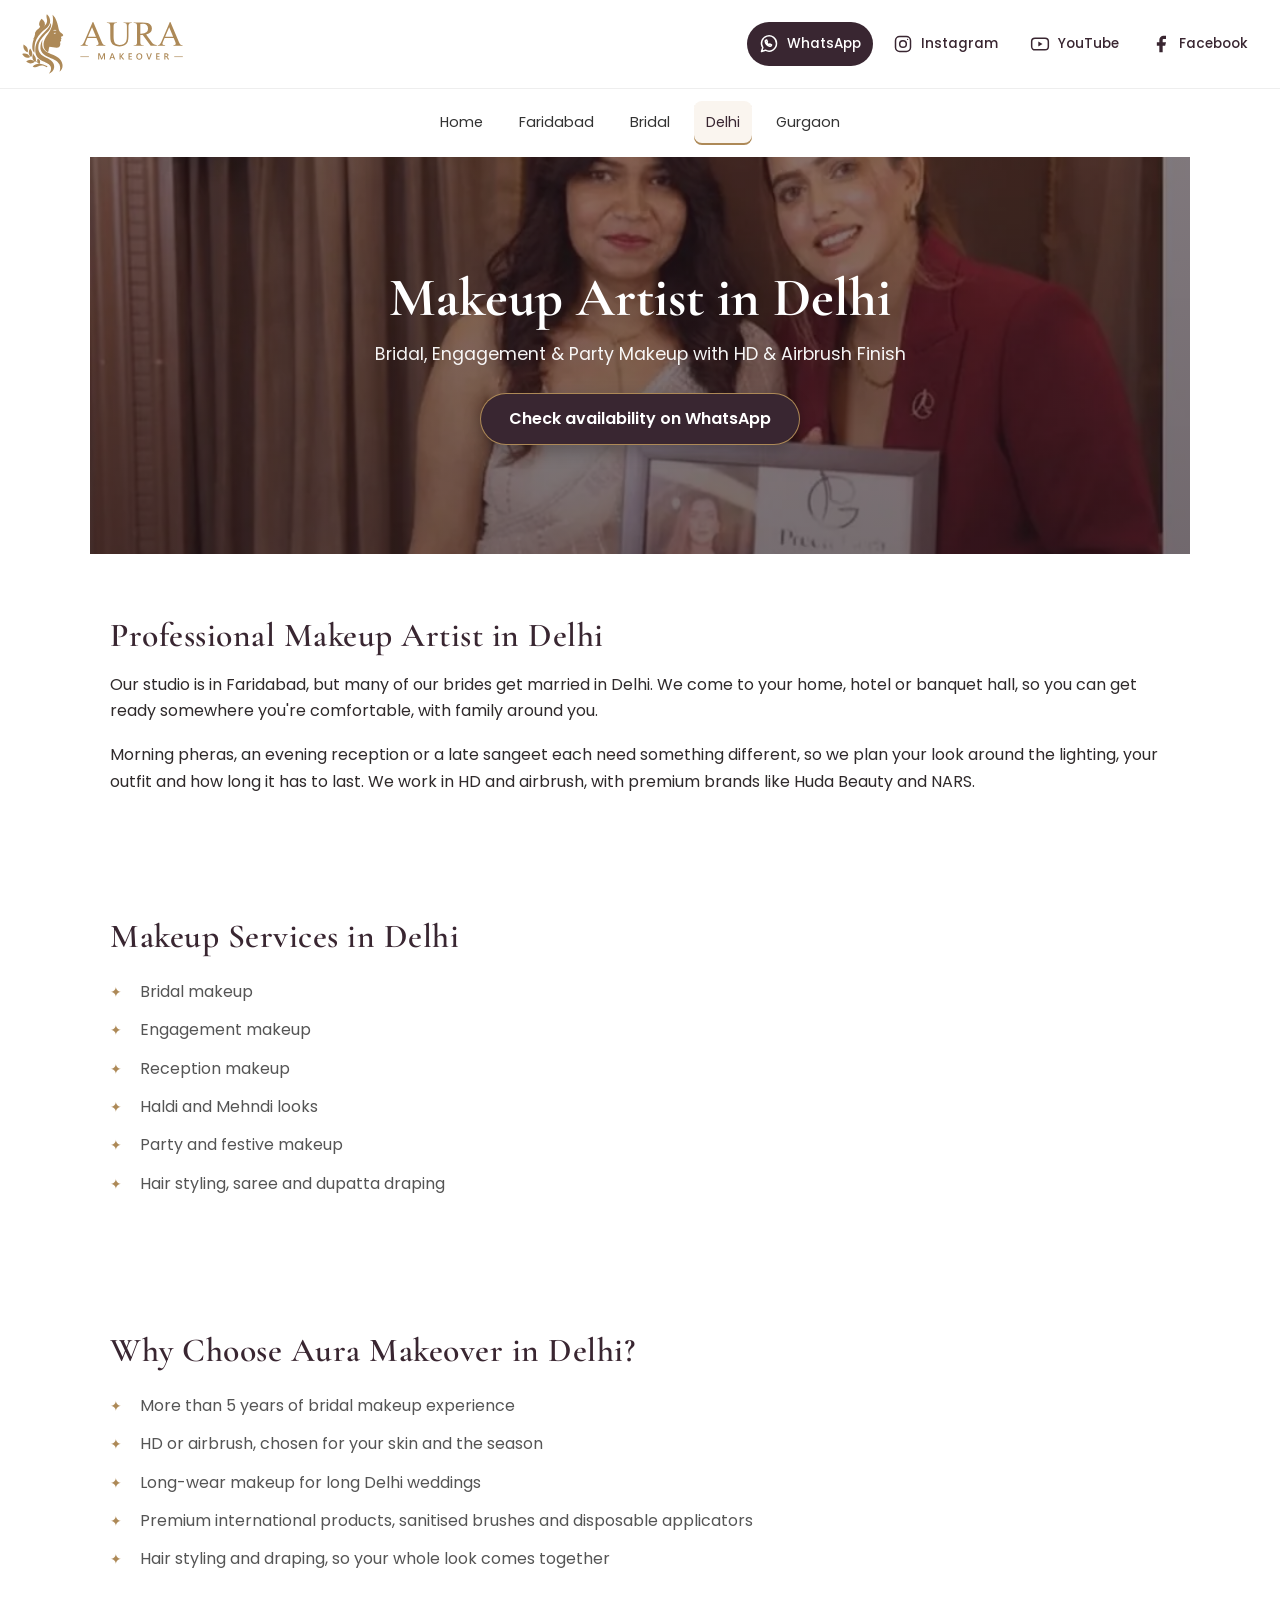
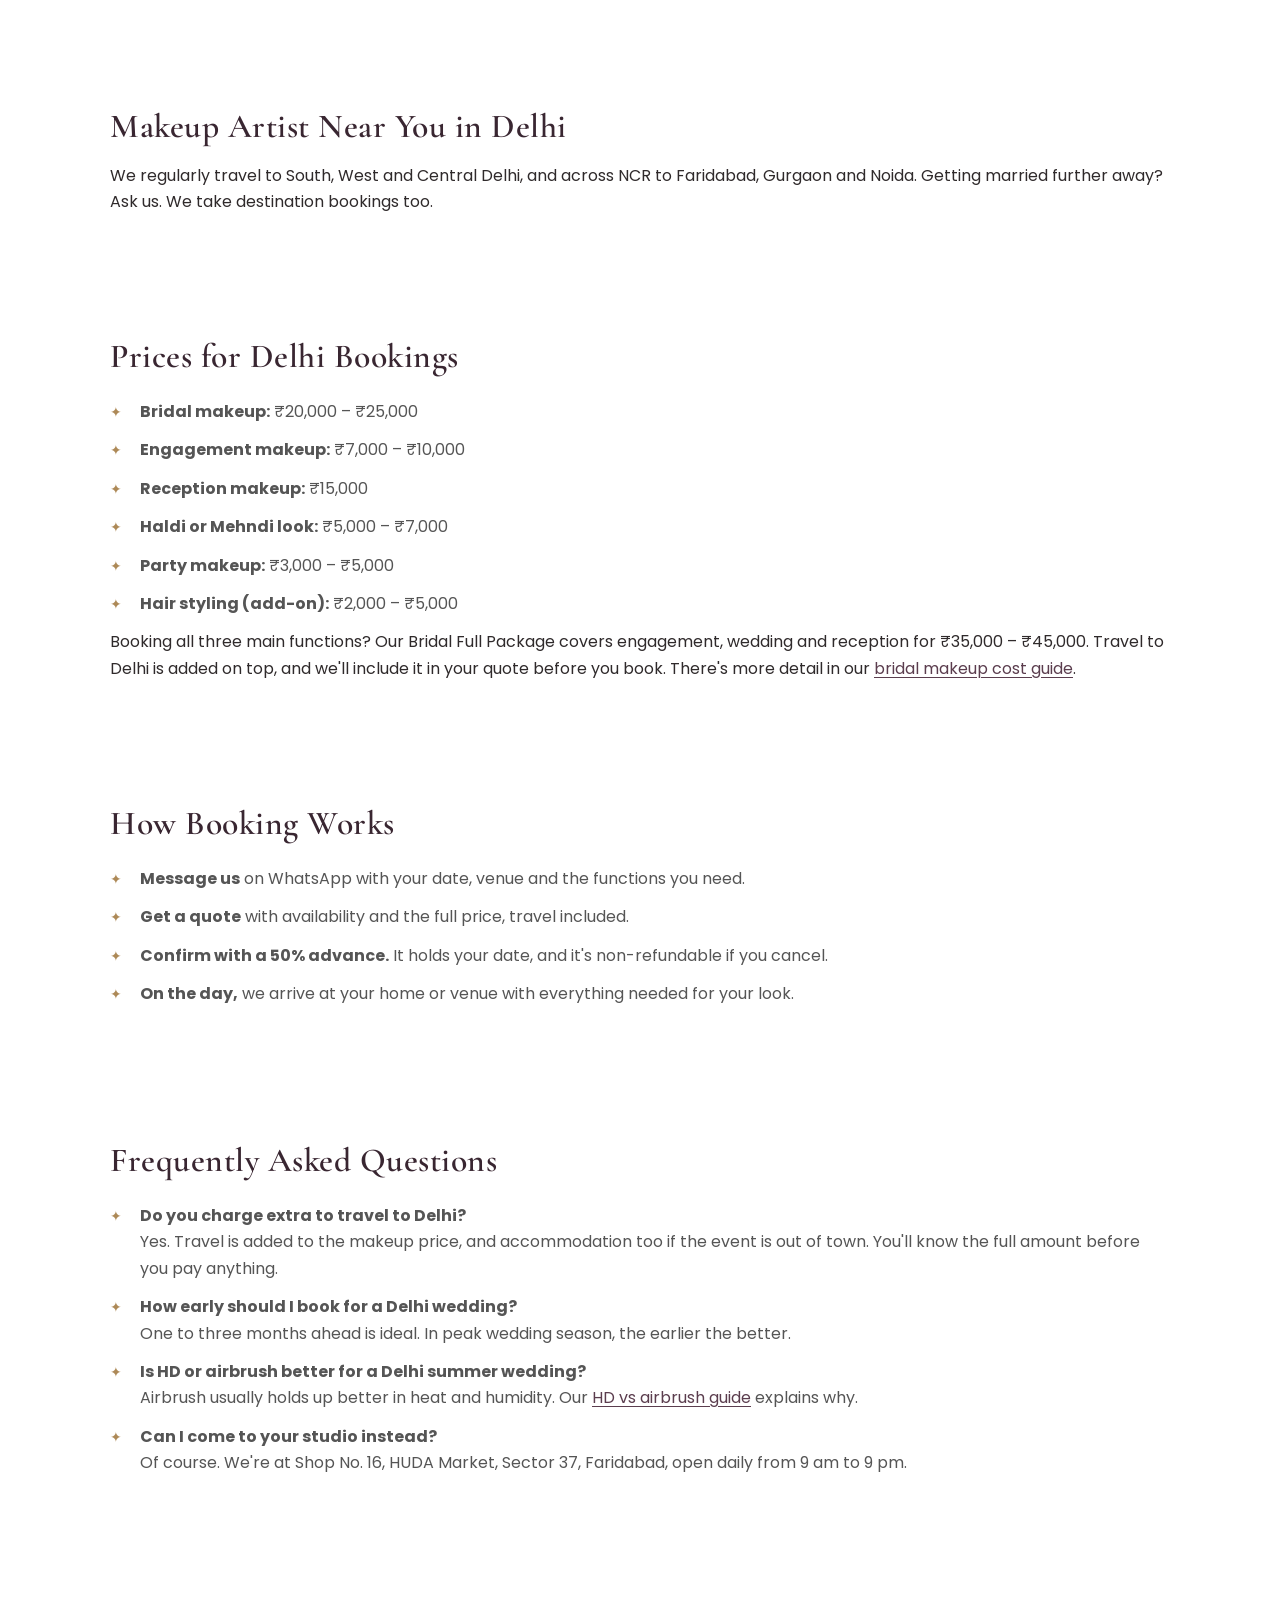
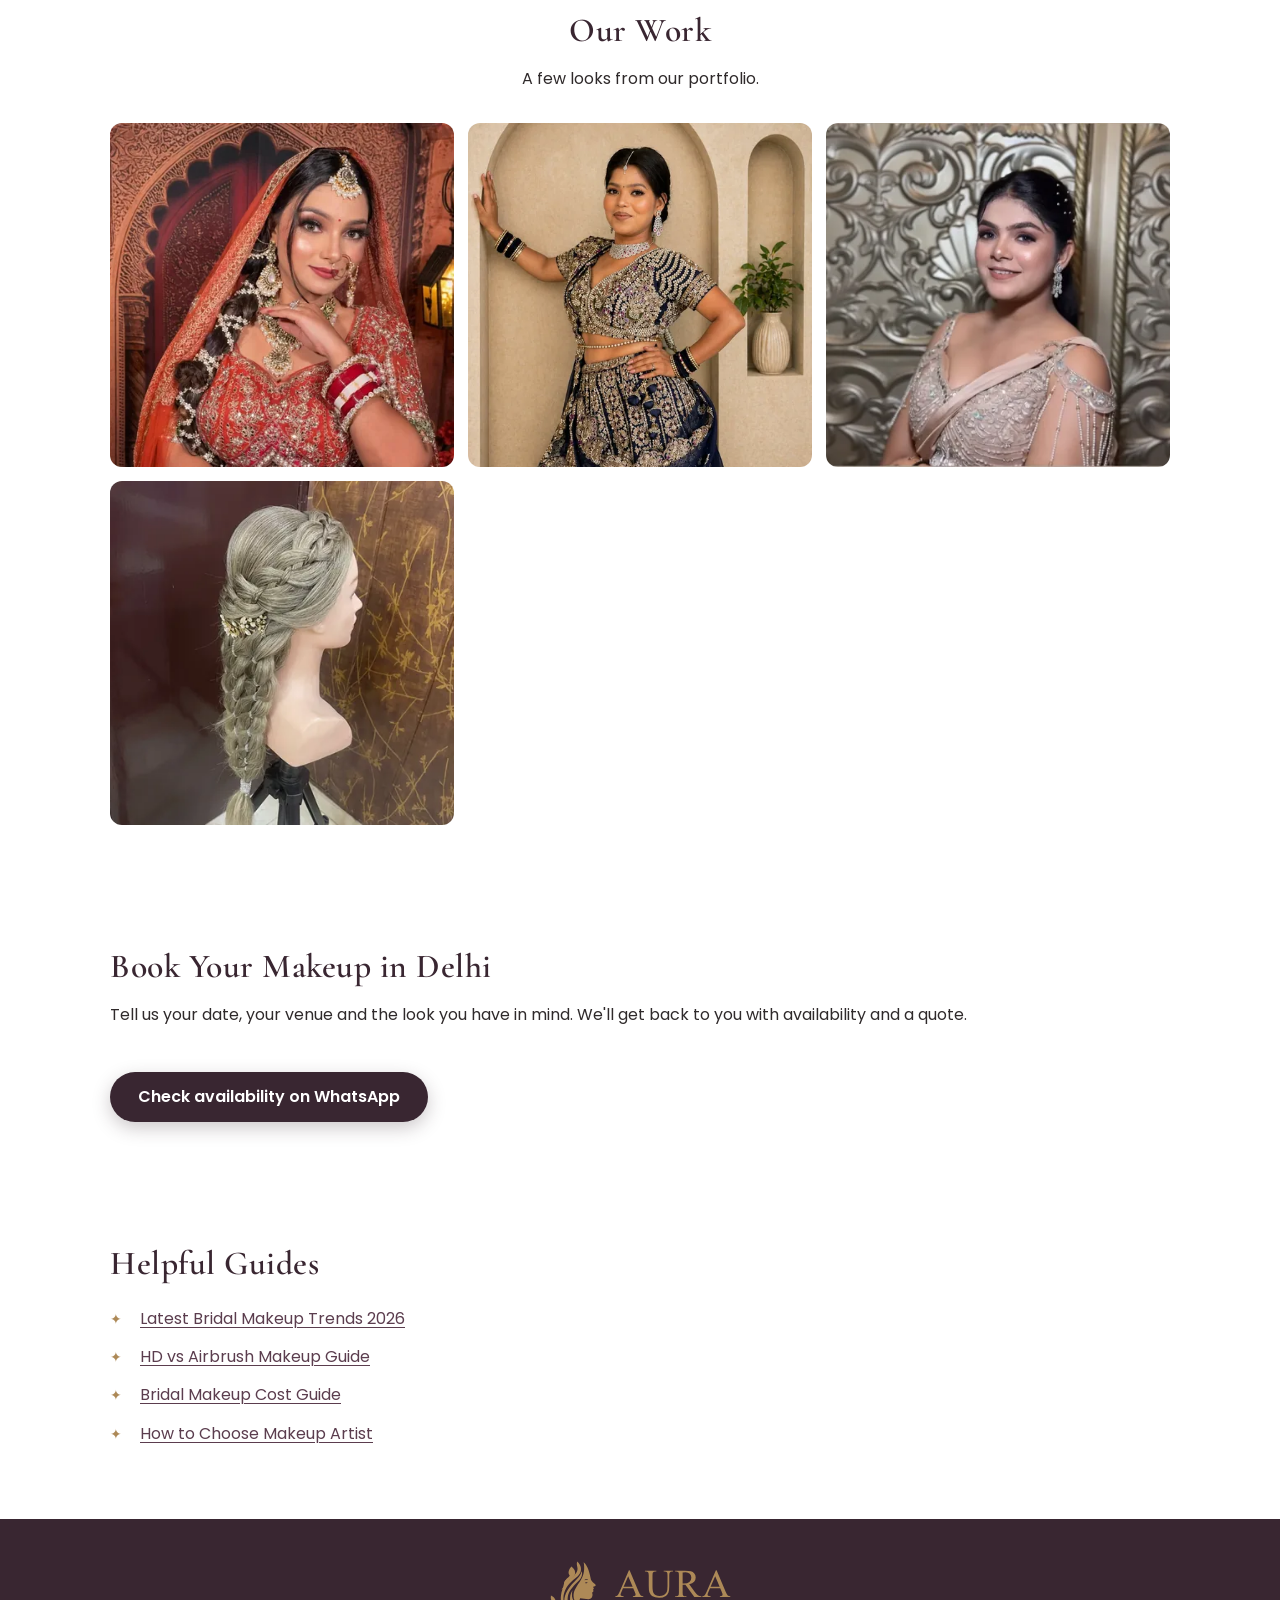
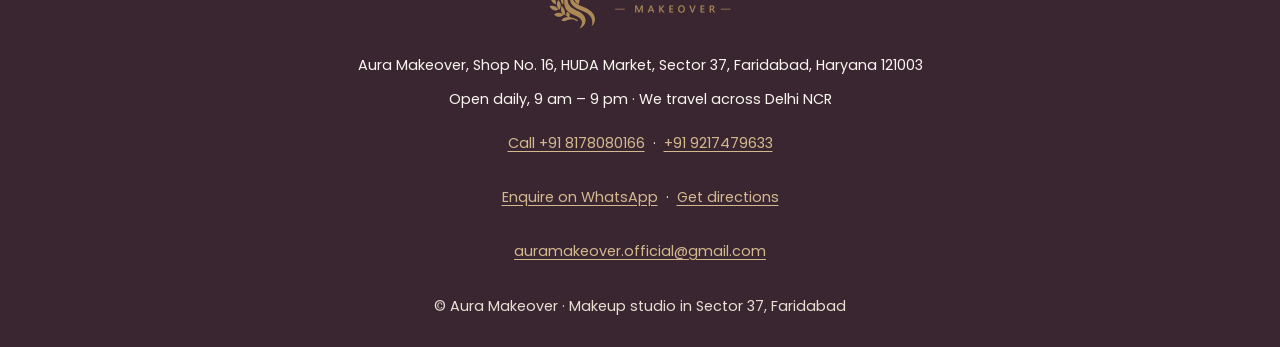
<file: makeup-artist-delhi.html>
<!DOCTYPE html>
<html lang="en">
<head>
<meta charset="UTF-8">
<meta name="viewport" content="width=device-width, initial-scale=1.0">

<title>Makeup Artist in Delhi | Bridal & Party Makeup | Aura Makeover</title>

<meta name="description" content="Bridal, engagement and party makeup at your home or venue in Delhi. HD and airbrush finishes by Aura Makeover, travelling from our Faridabad studio.">

<meta property="og:title" content="Makeup Artist in Delhi | Bridal &amp; Party Makeup | Aura Makeover">
<meta property="og:description" content="Bridal, engagement and party makeup at your home or venue in Delhi. HD and airbrush finishes by Aura Makeover, travelling from our Faridabad studio.">
<meta property="og:type" content="website">
<meta property="og:url" content="https://auramakeover.in/makeup-artist-delhi.html">
<meta property="og:image" content="https://auramakeover.in/images/aura-makeover-bridal-customized-960.webp">
<meta property="og:site_name" content="Aura Makeover">
<meta name="twitter:card" content="summary_large_image">
<meta name="twitter:title" content="Makeup Artist in Delhi | Bridal &amp; Party Makeup | Aura Makeover">
<meta name="twitter:description" content="Bridal, engagement and party makeup at your home or venue in Delhi. HD and airbrush finishes by Aura Makeover, travelling from our Faridabad studio.">
<meta name="twitter:image" content="https://auramakeover.in/images/aura-makeover-bridal-customized-960.webp">
<link rel="canonical" href="https://auramakeover.in/makeup-artist-delhi.html"/>

<link rel="icon" href="favicon.ico" sizes="48x48">
<link rel="icon" href="favicon.svg" type="image/svg+xml">
<link rel="apple-touch-icon" href="apple-touch-icon.png">
<link rel="manifest" href="site.webmanifest">
<meta name="theme-color" content="#392631">
<link rel="preconnect" href="https://fonts.googleapis.com" />
<link rel="preconnect" href="https://fonts.gstatic.com" crossorigin />
<link href="https://fonts.googleapis.com/css2?family=Cormorant+Garamond:wght@500;600;700&family=Poppins:wght@400;500;600&display=swap" rel="stylesheet" />
<link rel="preload" as="image" href="images/banner-960.webp" fetchpriority="high">
<link rel="stylesheet" href="style.css">

<script type="application/ld+json">
{
  "@context": "https://schema.org",
  "@type": "Service",
  "serviceType": "Makeup Artist in Delhi",
  "provider": {
    "@type": "BeautySalon",
    "@id": "https://auramakeover.in/#business",
    "name": "Aura Makeover",
    "url": "https://auramakeover.in/"
  },
  "areaServed": {
    "@type": "City",
    "name": "Delhi"
  },
  "description": "Professional makeup artist in Delhi offering bridal, party, HD and airbrush makeup services."
}
</script>

<script type="application/ld+json">
{
  "@context": "https://schema.org",
  "@type": "BreadcrumbList",
  "itemListElement": [
    {
      "@type": "ListItem",
      "position": 1,
      "name": "Home",
      "item": "https://auramakeover.in/"
    },
    {
      "@type": "ListItem",
      "position": 2,
      "name": "Makeup Artist in Delhi",
      "item": "https://auramakeover.in/makeup-artist-delhi.html"
    }
  ]
}
</script>
</head>

<body>
<a class="skip-link" href="#main-content">Skip to main content</a>
<header class="top-bar">
  <div class="top-left">
    <a href="./" class="logo-link"><img src="images/brand/aura-makeover-logo-gold.svg" width="165" height="64" alt="Aura Makeover home" class="logo" /></a>
  </div>

  <div class="top-right">
    <a href="https://wa.me/918178080166?text=Hi%20Aura%20Makeover%21%20I%27d%20like%20to%20enquire%20about%20makeup%20services%20in%20Delhi.%20Could%20you%20share%20your%20availability%20and%20pricing%3F" target="_blank" rel="noopener noreferrer" class="social-link social-whatsapp" aria-label="Contact us on WhatsApp" title="Contact us on WhatsApp"><svg class="social-icon" width="20" height="20" viewBox="0 0 24 24" fill="none" stroke="currentColor" stroke-width="1.8" stroke-linecap="round" stroke-linejoin="round" aria-hidden="true" focusable="false"><path d="M21 11.5a9 9 0 0 1-13.3 7.9L3 21l1.6-4.7A9 9 0 1 1 21 11.5Z"/><path d="M8.2 7.5c-.5.2-.8.8-.7 1.5.4 2.8 2.7 5.1 5.5 5.7.7.1 1.4-.2 1.7-.8l.4-.8-2.3-1.1-.7.8c-1.2-.5-2.3-1.5-2.8-2.7l.8-.7-1-2.3Z"/></svg><span class="social-label">WhatsApp</span></a>

    <a href="https://www.instagram.com/aura_makeoverr" target="_blank" rel="noopener noreferrer" class="social-link social-instagram" aria-label="Aura Makeover on Instagram" title="Aura Makeover on Instagram"><svg class="social-icon" width="20" height="20" viewBox="0 0 24 24" fill="none" stroke="currentColor" stroke-width="1.8" stroke-linecap="round" stroke-linejoin="round" aria-hidden="true" focusable="false"><rect x="3" y="3" width="18" height="18" rx="5"/><circle cx="12" cy="12" r="4"/><circle cx="17.5" cy="6.5" r=".8" fill="currentColor" stroke="none"/></svg><span class="social-label">Instagram</span></a>
    <a href="https://www.youtube.com/@Aura_makeover-h7b" target="_blank" rel="noopener noreferrer" class="social-link social-youtube" aria-label="Aura Makeover on YouTube" title="Aura Makeover on YouTube"><svg class="social-icon" width="20" height="20" viewBox="0 0 24 24" fill="none" stroke="currentColor" stroke-width="1.8" stroke-linecap="round" stroke-linejoin="round" aria-hidden="true" focusable="false"><rect x="2" y="5" width="20" height="14" rx="4"/><path d="m10 9 5 3-5 3Z" fill="currentColor" stroke="none"/></svg><span class="social-label">YouTube</span></a>
    <a href="https://www.facebook.com/aura.makeover.makeup.artist" target="_blank" rel="noopener noreferrer" class="social-link social-facebook" aria-label="Aura Makeover on Facebook" title="Aura Makeover on Facebook"><svg class="social-icon" width="20" height="20" viewBox="0 0 24 24" fill="none" stroke="currentColor" stroke-width="1.8" stroke-linecap="round" stroke-linejoin="round" aria-hidden="true" focusable="false"><path d="M18 2h-3a5 5 0 0 0-5 5v3H7v4h3v8h4v-8h3l1-4h-4V7a1 1 0 0 1 1-1h3Z" fill="currentColor" stroke="none"/></svg><span class="social-label">Facebook</span></a>
  </div>
</header>
<nav class="nav" aria-label="Main navigation">
<a href="./">Home</a>
<a href="makeup-artist-faridabad.html">Faridabad</a>
<a href="bridal-makeup-faridabad.html">Bridal</a>
<a href="makeup-artist-delhi.html" aria-current="page">Delhi</a>
<a href="makeup-artist-gurgaon.html">Gurgaon</a>
</nav>
<main id="main-content" tabindex="-1">
<section class="hero">
<h1>Makeup Artist in Delhi</h1>
<p>Bridal, Engagement & Party Makeup with HD & Airbrush Finish</p>
  <a class="btn" href="https://wa.me/918178080166?text=Hi%20Aura%20Makeover%21%20I%27d%20like%20to%20enquire%20about%20makeup%20services%20in%20Delhi.%20Could%20you%20share%20your%20availability%20and%20pricing%3F">Check availability on WhatsApp</a>

</section>

<section>
<h2>Professional Makeup Artist in Delhi</h2>
<p>
Our studio is in Faridabad, but many of our brides get married in Delhi. We come to your home, hotel or banquet hall, so you can get ready somewhere you're comfortable, with family around you.
</p>
<p>
Morning pheras, an evening reception or a late sangeet each need something different, so we plan your look around the lighting, your outfit and how long it has to last. We work in HD and airbrush, with premium brands like Huda Beauty and NARS.
</p>
</section>

<section>
<h2>Makeup Services in Delhi</h2>
<ul>
<li>Bridal makeup</li>
<li>Engagement makeup</li>
<li>Reception makeup</li>
<li>Haldi and Mehndi looks</li>
<li>Party and festive makeup</li>
<li>Hair styling, saree and dupatta draping</li>
</ul>
</section>

<section>
<h2>Why Choose Aura Makeover in Delhi?</h2>
<ul>
<li>More than 5 years of bridal makeup experience</li>
<li>HD or airbrush, chosen for your skin and the season</li>
<li>Long-wear makeup for long Delhi weddings</li>
<li>Premium international products, sanitised brushes and disposable applicators</li>
<li>Hair styling and draping, so your whole look comes together</li>
</ul>
</section>

<section>
<h2>Makeup Artist Near You in Delhi</h2>
<p>
We regularly travel to South, West and Central Delhi, and across NCR to Faridabad, Gurgaon and Noida. Getting married further away? Ask us. We take destination bookings too.
</p>
</section>

<section>
<h2>Prices for Delhi Bookings</h2>
<ul>
<li><strong>Bridal makeup:</strong> ₹20,000 – ₹25,000</li>
<li><strong>Engagement makeup:</strong> ₹7,000 – ₹10,000</li>
<li><strong>Reception makeup:</strong> ₹15,000</li>
<li><strong>Haldi or Mehndi look:</strong> ₹5,000 – ₹7,000</li>
<li><strong>Party makeup:</strong> ₹3,000 – ₹5,000</li>
<li><strong>Hair styling (add-on):</strong> ₹2,000 – ₹5,000</li>
</ul>
<p>
Booking all three main functions? Our Bridal Full Package covers engagement, wedding and reception for ₹35,000 – ₹45,000. Travel to Delhi is added on top, and we'll include it in your quote before you book. There's more detail in our <a href="bridal-makeup-cost-faridabad.html">bridal makeup cost guide</a>.
</p>
</section>

<section>
<h2>How Booking Works</h2>
<ul>
<li><strong>Message us</strong> on WhatsApp with your date, venue and the functions you need.</li>
<li><strong>Get a quote</strong> with availability and the full price, travel included.</li>
<li><strong>Confirm with a 50% advance.</strong> It holds your date, and it's non-refundable if you cancel.</li>
<li><strong>On the day,</strong> we arrive at your home or venue with everything needed for your look.</li>
</ul>
</section>

<section>
<h2>Frequently Asked Questions</h2>
<ul>
<li><strong>Do you charge extra to travel to Delhi?</strong><br>
Yes. Travel is added to the makeup price, and accommodation too if the event is out of town. You'll know the full amount before you pay anything.</li>
<li><strong>How early should I book for a Delhi wedding?</strong><br>
One to three months ahead is ideal. In peak wedding season, the earlier the better.</li>
<li><strong>Is HD or airbrush better for a Delhi summer wedding?</strong><br>
Airbrush usually holds up better in heat and humidity. Our <a href="hd-vs-airbrush-makeup.html">HD vs airbrush guide</a> explains why.</li>
<li><strong>Can I come to your studio instead?</strong><br>
Of course. We're at Shop No. 16, HUDA Market, Sector 37, Faridabad, open daily from 9 am to 9 pm.</li>
</ul>
</section>

<section aria-labelledby="our-work"><h2 id="our-work" class="center">Our Work</h2>
<p class="center">A few looks from our portfolio.</p>
<div class="gallery">
<img src="images/bridal-makeup-auramakeover-960.webp" srcset="images/bridal-makeup-auramakeover-480.webp 480w, images/bridal-makeup-auramakeover-960.webp 960w" sizes="(max-width: 767px) 47vw, 345px" width="960" height="825" alt="Bridal makeup by Aura Makeover in Delhi" loading="lazy" decoding="async">
<img src="images/bridal-makeup-2-aura-makeover-960.webp" srcset="images/bridal-makeup-2-aura-makeover-480.webp 480w, images/bridal-makeup-2-aura-makeover-960.webp 960w" sizes="(max-width: 767px) 47vw, 345px" width="960" height="1099" alt="Bridal lehenga look styled by Aura Makeover" loading="lazy" decoding="async">
<img src="images/party-makeup-aura-makeover-960.webp" srcset="images/party-makeup-aura-makeover-480.webp 480w, images/party-makeup-aura-makeover-960.webp 702w" sizes="(max-width: 767px) 47vw, 345px" width="702" height="614" alt="Party makeup by Aura Makeover" loading="lazy" decoding="async">
<img src="images/third-hair-styles-by-auramakeover-ranjana-960.webp" srcset="images/third-hair-styles-by-auramakeover-ranjana-480.webp 480w, images/third-hair-styles-by-auramakeover-ranjana-960.webp 960w" sizes="(max-width: 767px) 47vw, 345px" width="960" height="823" alt="Bridal braided hairstyle by Aura Makeover" loading="lazy" decoding="async">
</div>
</section>

<section>
<h2>Book Your Makeup in Delhi</h2>
<p>Tell us your date, your venue and the look you have in mind. We'll get back to you with availability and a quote.</p>
<a class="btn" href="https://wa.me/918178080166?text=Hi%20Aura%20Makeover%21%20I%27d%20like%20to%20enquire%20about%20makeup%20services%20in%20Delhi.%20Could%20you%20share%20your%20availability%20and%20pricing%3F">Check availability on WhatsApp</a>
</section>
<section>
<h2>Helpful Guides</h2>

<ul>
<li><a href="best-bridal-makeup-looks-2026.html">Latest Bridal Makeup Trends 2026</a></li>
<li><a href="hd-vs-airbrush-makeup.html">HD vs Airbrush Makeup Guide</a></li>
<li><a href="bridal-makeup-cost-faridabad.html">Bridal Makeup Cost Guide</a></li>
<li><a href="how-to-choose-makeup-artist.html">How to Choose Makeup Artist</a></li>
</ul>
</section>
</main>
<footer>
<img src="images/brand/aura-makeover-logo-gold.svg" width="186" height="72" alt="Aura Makeover" class="footer-logo" loading="lazy" decoding="async" />
<nav class="footer-contact" aria-label="Contact Aura Makeover">
      <p>Aura Makeover, Shop No. 16, HUDA Market, Sector 37, Faridabad, Haryana 121003</p>
      <p>Open daily, 9 am – 9 pm · We travel across Delhi NCR</p>
      <p><a href="tel:+918178080166">Call +91 8178080166</a> · <a href="tel:+919217479633">+91 9217479633</a></p>
      <p><a href="https://wa.me/918178080166?text=Hi%20Aura%20Makeover%21%20I%27d%20like%20to%20enquire%20about%20makeup%20services%20in%20Delhi.%20Could%20you%20share%20your%20availability%20and%20pricing%3F">Enquire on WhatsApp</a> · <a href="https://maps.app.goo.gl/MC8ctfnPd83sNfoJ6" target="_blank" rel="noopener noreferrer">Get directions</a></p>
      <p><a href="mailto:auramakeover.official@gmail.com">auramakeover.official@gmail.com</a></p>
    </nav>
© Aura Makeover · Makeup studio in Sector 37, Faridabad
</footer>
<nav class="mobile-actions" aria-label="Quick contact">
      <a href="tel:+918178080166">Call us</a><a href="https://wa.me/918178080166?text=Hi%20Aura%20Makeover%21%20I%27d%20like%20to%20enquire%20about%20makeup%20services%20in%20Delhi.%20Could%20you%20share%20your%20availability%20and%20pricing%3F">WhatsApp enquiry</a>
    </nav>
<script src="assets/js/analytics.js" defer></script>
<script src="assets/js/gallery.js" defer></script>
</body>
</html>
</file>
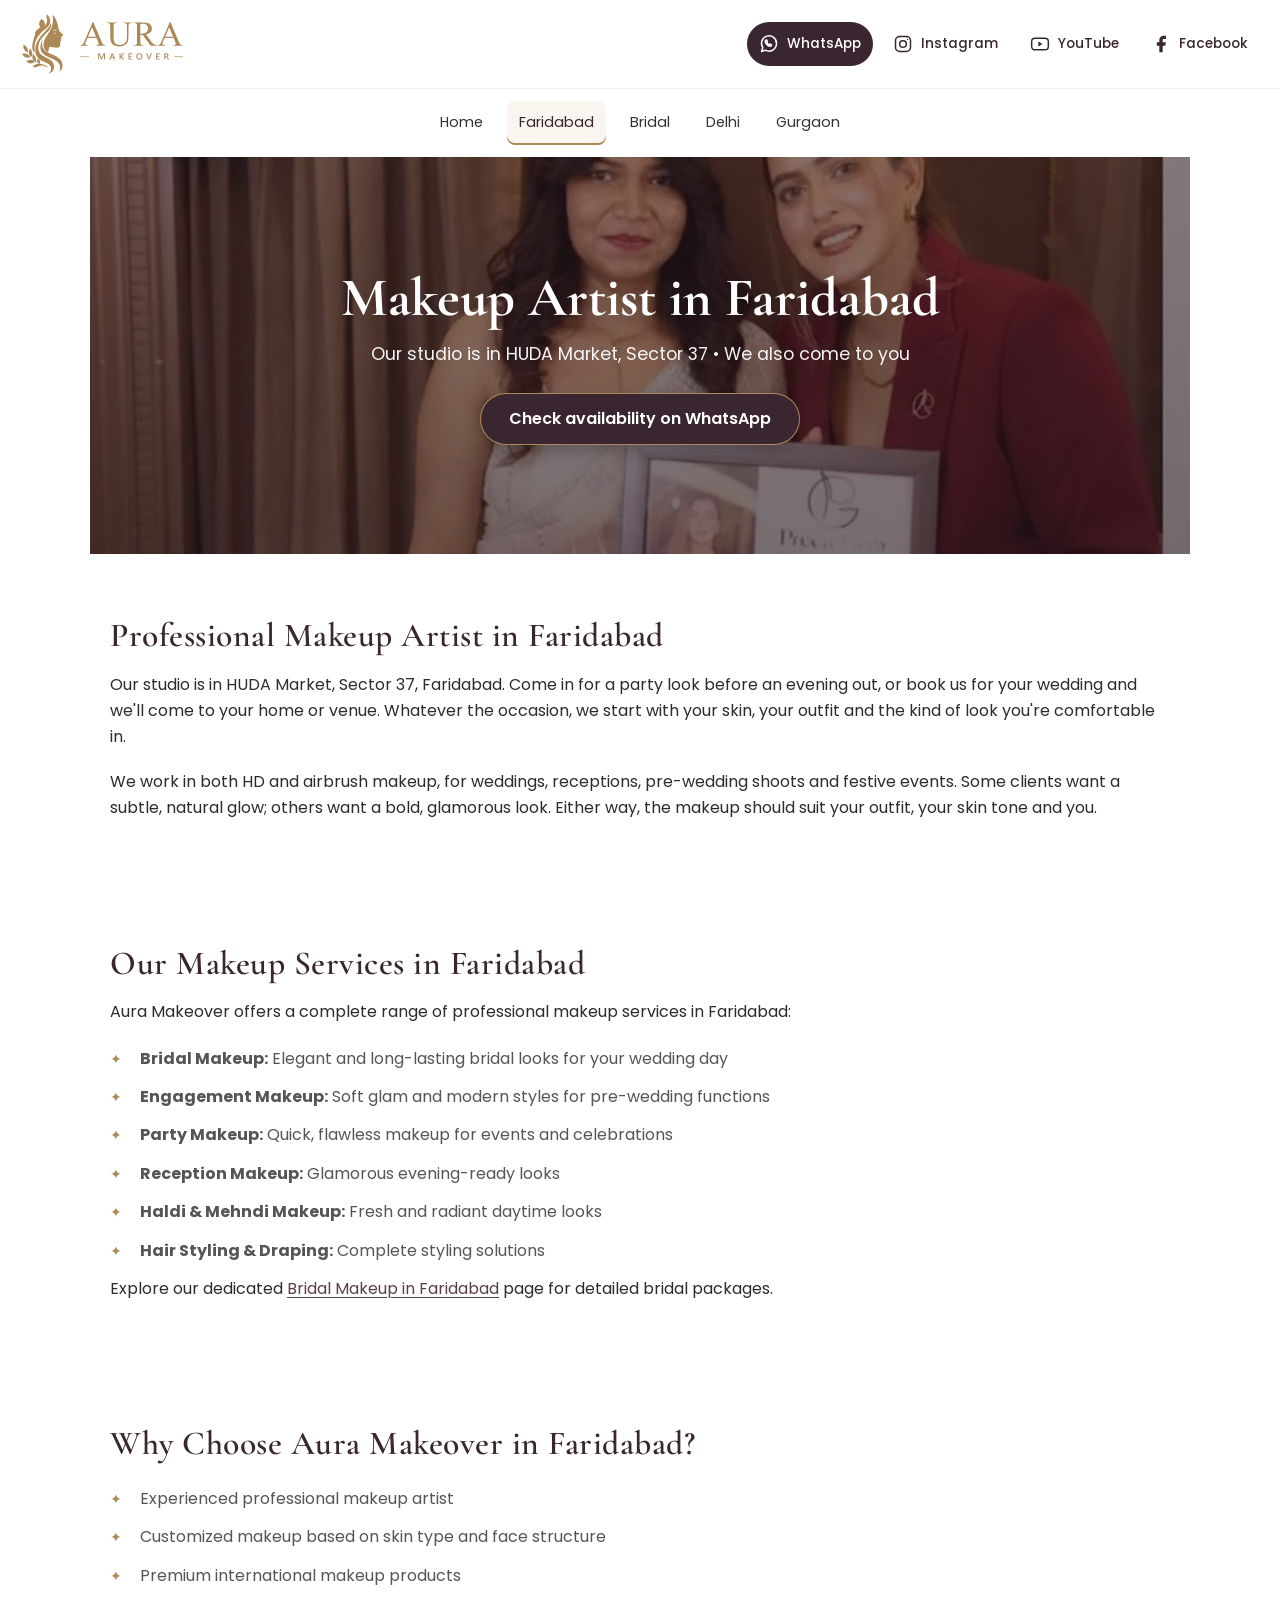
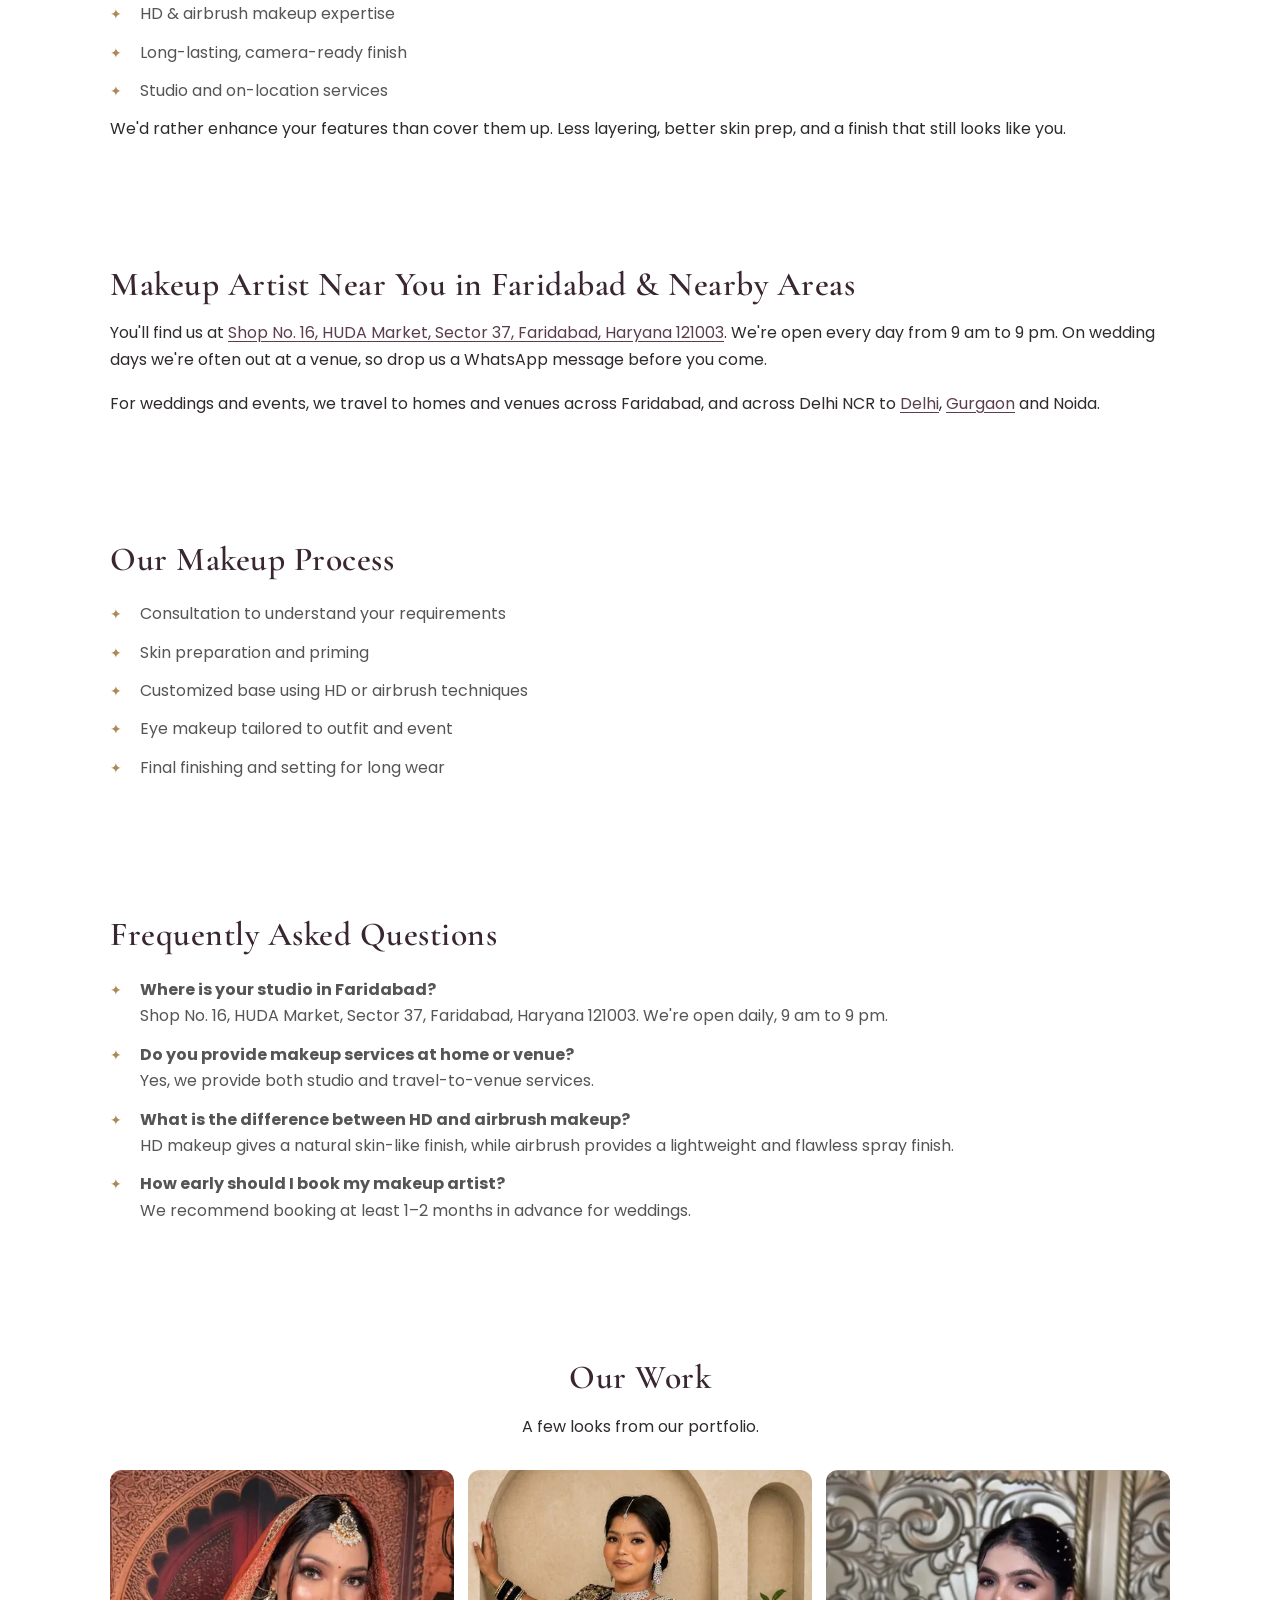
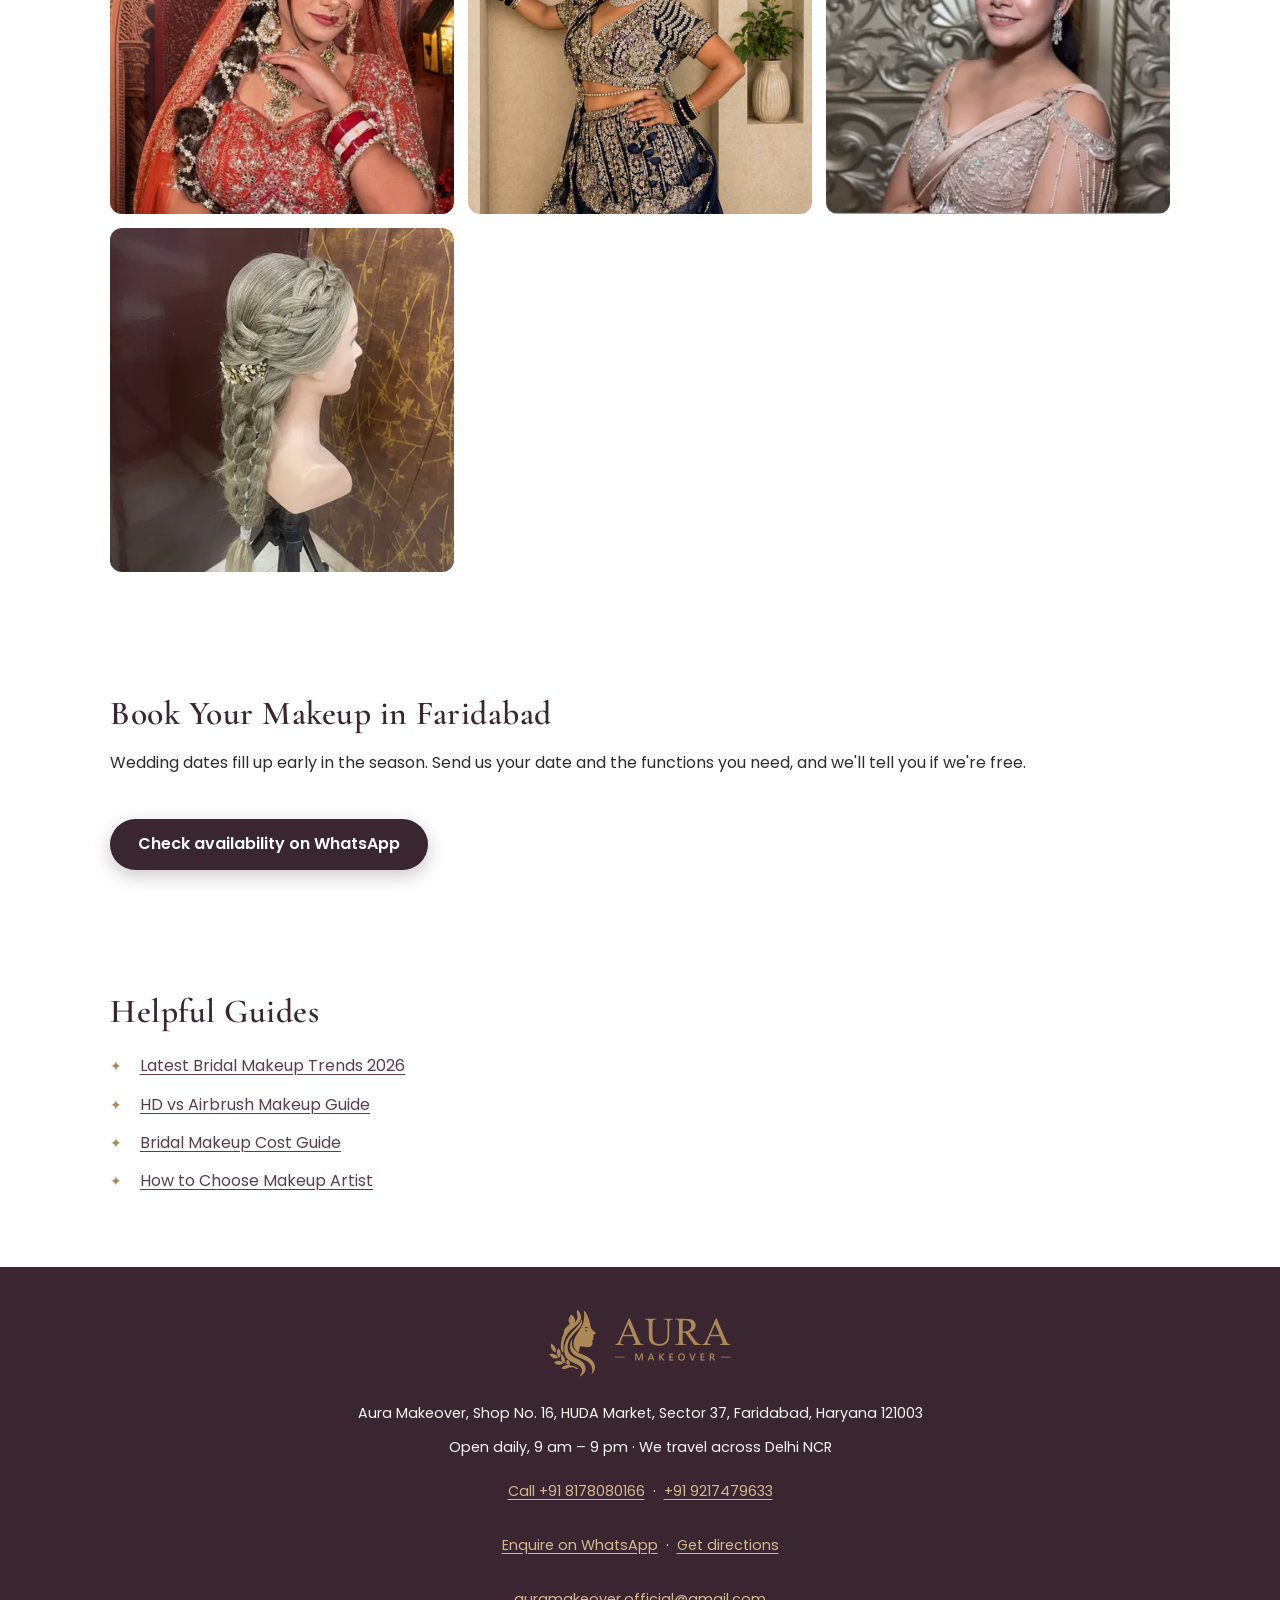
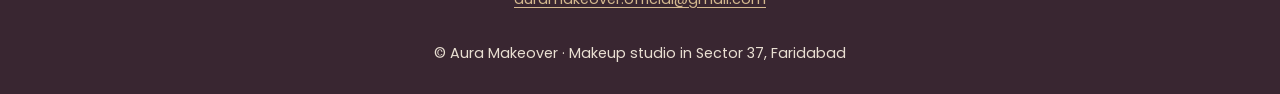
<file: makeup-artist-faridabad.html>
<!DOCTYPE html>
<html lang="en">
<head>
<meta charset="UTF-8">
<meta name="viewport" content="width=device-width, initial-scale=1.0">

<title>Makeup Artist in Faridabad | Sector 37 Studio | Aura Makeover</title>

<meta name="description" content="Visit our studio in HUDA Market, Sector 37, or book us at your home or venue. Bridal, engagement, party, Haldi and Mehndi makeup in Faridabad.">

<meta property="og:title" content="Makeup Artist in Faridabad | Sector 37 Studio | Aura Makeover">
<meta property="og:description" content="Visit our studio in HUDA Market, Sector 37, or book us at your home or venue. Bridal, engagement, party, Haldi and Mehndi makeup in Faridabad.">
<meta property="og:type" content="website">
<meta property="og:url" content="https://auramakeover.in/makeup-artist-faridabad.html">
<meta property="og:image" content="https://auramakeover.in/images/bridal-makeup-2-aura-makeover-960.webp">
<meta property="og:site_name" content="Aura Makeover">
<meta name="twitter:card" content="summary_large_image">
<meta name="twitter:title" content="Makeup Artist in Faridabad | Sector 37 Studio | Aura Makeover">
<meta name="twitter:description" content="Visit our studio in HUDA Market, Sector 37, or book us at your home or venue. Bridal, engagement, party, Haldi and Mehndi makeup in Faridabad.">
<meta name="twitter:image" content="https://auramakeover.in/images/bridal-makeup-2-aura-makeover-960.webp">
<link rel="canonical" href="https://auramakeover.in/makeup-artist-faridabad.html" />

<link rel="icon" href="favicon.ico" sizes="48x48">
<link rel="icon" href="favicon.svg" type="image/svg+xml">
<link rel="apple-touch-icon" href="apple-touch-icon.png">
<link rel="manifest" href="site.webmanifest">
<meta name="theme-color" content="#392631">
<link rel="preconnect" href="https://fonts.googleapis.com" />
<link rel="preconnect" href="https://fonts.gstatic.com" crossorigin />
<link href="https://fonts.googleapis.com/css2?family=Cormorant+Garamond:wght@500;600;700&family=Poppins:wght@400;500;600&display=swap" rel="stylesheet" />
<link rel="preload" as="image" href="images/banner-960.webp" fetchpriority="high">
<link rel="stylesheet" href="style.css">

<script type="application/ld+json">
{
  "@context": "https://schema.org",
  "@type": "BreadcrumbList",
  "itemListElement": [
    {
      "@type": "ListItem",
      "position": 1,
      "name": "Home",
      "item": "https://auramakeover.in/"
    },
    {
      "@type": "ListItem",
      "position": 2,
      "name": "Makeup Artist in Faridabad",
      "item": "https://auramakeover.in/makeup-artist-faridabad.html"
    }
  ]
}
</script>

</head>

<body>
<a class="skip-link" href="#main-content">Skip to main content</a>

<header class="top-bar">
  <div class="top-left">
    <a href="./" class="logo-link"><img src="images/brand/aura-makeover-logo-gold.svg" width="165" height="64" alt="Aura Makeover home" class="logo" /></a>
  </div>

  <div class="top-right">
    <a href="https://wa.me/918178080166?text=Hi%20Aura%20Makeover%21%20I%27d%20like%20to%20enquire%20about%20makeup%20services%20in%20Faridabad.%20Could%20you%20share%20your%20availability%20and%20pricing%3F" target="_blank" rel="noopener noreferrer" class="social-link social-whatsapp" aria-label="Contact us on WhatsApp" title="Contact us on WhatsApp"><svg class="social-icon" width="20" height="20" viewBox="0 0 24 24" fill="none" stroke="currentColor" stroke-width="1.8" stroke-linecap="round" stroke-linejoin="round" aria-hidden="true" focusable="false"><path d="M21 11.5a9 9 0 0 1-13.3 7.9L3 21l1.6-4.7A9 9 0 1 1 21 11.5Z"/><path d="M8.2 7.5c-.5.2-.8.8-.7 1.5.4 2.8 2.7 5.1 5.5 5.7.7.1 1.4-.2 1.7-.8l.4-.8-2.3-1.1-.7.8c-1.2-.5-2.3-1.5-2.8-2.7l.8-.7-1-2.3Z"/></svg><span class="social-label">WhatsApp</span></a>

    <a href="https://www.instagram.com/aura_makeoverr" target="_blank" rel="noopener noreferrer" class="social-link social-instagram" aria-label="Aura Makeover on Instagram" title="Aura Makeover on Instagram"><svg class="social-icon" width="20" height="20" viewBox="0 0 24 24" fill="none" stroke="currentColor" stroke-width="1.8" stroke-linecap="round" stroke-linejoin="round" aria-hidden="true" focusable="false"><rect x="3" y="3" width="18" height="18" rx="5"/><circle cx="12" cy="12" r="4"/><circle cx="17.5" cy="6.5" r=".8" fill="currentColor" stroke="none"/></svg><span class="social-label">Instagram</span></a>
    <a href="https://www.youtube.com/@Aura_makeover-h7b" target="_blank" rel="noopener noreferrer" class="social-link social-youtube" aria-label="Aura Makeover on YouTube" title="Aura Makeover on YouTube"><svg class="social-icon" width="20" height="20" viewBox="0 0 24 24" fill="none" stroke="currentColor" stroke-width="1.8" stroke-linecap="round" stroke-linejoin="round" aria-hidden="true" focusable="false"><rect x="2" y="5" width="20" height="14" rx="4"/><path d="m10 9 5 3-5 3Z" fill="currentColor" stroke="none"/></svg><span class="social-label">YouTube</span></a>
    <a href="https://www.facebook.com/aura.makeover.makeup.artist" target="_blank" rel="noopener noreferrer" class="social-link social-facebook" aria-label="Aura Makeover on Facebook" title="Aura Makeover on Facebook"><svg class="social-icon" width="20" height="20" viewBox="0 0 24 24" fill="none" stroke="currentColor" stroke-width="1.8" stroke-linecap="round" stroke-linejoin="round" aria-hidden="true" focusable="false"><path d="M18 2h-3a5 5 0 0 0-5 5v3H7v4h3v8h4v-8h3l1-4h-4V7a1 1 0 0 1 1-1h3Z" fill="currentColor" stroke="none"/></svg><span class="social-label">Facebook</span></a>
  </div>
</header>
<nav class="nav" aria-label="Main navigation">
<a href="./">Home</a>
<a href="makeup-artist-faridabad.html" aria-current="page">Faridabad</a>
<a href="bridal-makeup-faridabad.html">Bridal</a>
<a href="makeup-artist-delhi.html">Delhi</a>
<a href="makeup-artist-gurgaon.html">Gurgaon</a>
</nav>
<main id="main-content" tabindex="-1">

<section class="hero">
<h1>Makeup Artist in Faridabad</h1>
<p>Our studio is in HUDA Market, Sector 37 • We also come to you</p>
  <a class="btn" href="https://wa.me/918178080166?text=Hi%20Aura%20Makeover%21%20I%27d%20like%20to%20enquire%20about%20makeup%20services%20in%20Faridabad.%20Could%20you%20share%20your%20availability%20and%20pricing%3F">Check availability on WhatsApp</a>

</section>

<section>
<h2>Professional Makeup Artist in Faridabad</h2>
<p>
Our studio is in HUDA Market, Sector 37, Faridabad. Come in for a party look before an evening out, or book us for your wedding and we'll come to your home or venue. Whatever the occasion, we start with your skin, your outfit and the kind of look you're comfortable in.
</p>
<p>
We work in both HD and airbrush makeup, for weddings, receptions, pre-wedding shoots and festive events. Some clients want a subtle, natural glow; others want a bold, glamorous look. Either way, the makeup should suit your outfit, your skin tone and you.
</p>
</section>

<section>
<h2>Our Makeup Services in Faridabad</h2>

<p>
Aura Makeover offers a complete range of professional makeup services in Faridabad:
</p>

<ul>
<li><strong>Bridal Makeup:</strong> Elegant and long-lasting bridal looks for your wedding day</li>
<li><strong>Engagement Makeup:</strong> Soft glam and modern styles for pre-wedding functions</li>
<li><strong>Party Makeup:</strong> Quick, flawless makeup for events and celebrations</li>
<li><strong>Reception Makeup:</strong> Glamorous evening-ready looks</li>
<li><strong>Haldi & Mehndi Makeup:</strong> Fresh and radiant daytime looks</li>
<li><strong>Hair Styling & Draping:</strong> Complete styling solutions</li>
</ul>

<p>
Explore our dedicated <a href="bridal-makeup-faridabad.html">Bridal Makeup in Faridabad</a> page for detailed bridal packages.
</p>
</section>

<section>
<h2>Why Choose Aura Makeover in Faridabad?</h2>

<ul>
<li>Experienced professional makeup artist</li>
<li>Customized makeup based on skin type and face structure</li>
<li>Premium international makeup products</li>
<li>HD & airbrush makeup expertise</li>
<li>Long-lasting, camera-ready finish</li>
<li>Studio and on-location services</li>
</ul>

<p>
We'd rather enhance your features than cover them up. Less layering, better skin prep, and a finish that still looks like you.
</p>
</section>

<section>
<h2>Makeup Artist Near You in Faridabad &amp; Nearby Areas</h2>
<p>
You'll find us at <a href="https://maps.app.goo.gl/MC8ctfnPd83sNfoJ6" target="_blank" rel="noopener noreferrer">Shop No. 16, HUDA Market, Sector 37, Faridabad, Haryana 121003</a>. We're open every day from 9 am to 9 pm. On wedding days we're often out at a venue, so drop us a WhatsApp message before you come.
</p>
<p>
For weddings and events, we travel to homes and venues across Faridabad, and across Delhi NCR to <a href="makeup-artist-delhi.html">Delhi</a>, <a href="makeup-artist-gurgaon.html">Gurgaon</a> and Noida.
</p>
</section>

<section>
<h2>Our Makeup Process</h2>

<ul>
<li>Consultation to understand your requirements</li>
<li>Skin preparation and priming</li>
<li>Customized base using HD or airbrush techniques</li>
<li>Eye makeup tailored to outfit and event</li>
<li>Final finishing and setting for long wear</li>
</ul>
</section>

<section>
<h2>Frequently Asked Questions</h2>

<ul>
<li><strong>Where is your studio in Faridabad?</strong><br>
Shop No. 16, HUDA Market, Sector 37, Faridabad, Haryana 121003. We're open daily, 9 am to 9 pm.</li>

<li><strong>Do you provide makeup services at home or venue?</strong><br>
Yes, we provide both studio and travel-to-venue services.</li>

<li><strong>What is the difference between HD and airbrush makeup?</strong><br>
HD makeup gives a natural skin-like finish, while airbrush provides a lightweight and flawless spray finish.</li>

<li><strong>How early should I book my makeup artist?</strong><br>
We recommend booking at least 1–2 months in advance for weddings.</li>
</ul>

</section>

<section aria-labelledby="our-work"><h2 id="our-work" class="center">Our Work</h2>
<p class="center">A few looks from our portfolio.</p>
<div class="gallery">
<img src="images/bridal-makeup-auramakeover-960.webp" srcset="images/bridal-makeup-auramakeover-480.webp 480w, images/bridal-makeup-auramakeover-960.webp 960w" sizes="(max-width: 767px) 47vw, 345px" width="960" height="825" alt="Bridal makeup by Aura Makeover in Faridabad" loading="lazy" decoding="async">
<img src="images/bridal-makeup-2-aura-makeover-960.webp" srcset="images/bridal-makeup-2-aura-makeover-480.webp 480w, images/bridal-makeup-2-aura-makeover-960.webp 960w" sizes="(max-width: 767px) 47vw, 345px" width="960" height="1099" alt="Bridal lehenga look styled by Aura Makeover" loading="lazy" decoding="async">
<img src="images/party-makeup-aura-makeover-960.webp" srcset="images/party-makeup-aura-makeover-480.webp 480w, images/party-makeup-aura-makeover-960.webp 702w" sizes="(max-width: 767px) 47vw, 345px" width="702" height="614" alt="Party makeup by Aura Makeover" loading="lazy" decoding="async">
<img src="images/third-hair-styles-by-auramakeover-ranjana-960.webp" srcset="images/third-hair-styles-by-auramakeover-ranjana-480.webp 480w, images/third-hair-styles-by-auramakeover-ranjana-960.webp 960w" sizes="(max-width: 767px) 47vw, 345px" width="960" height="823" alt="Bridal braided hairstyle by Aura Makeover" loading="lazy" decoding="async">
</div>
</section>

<section>
<h2>Book Your Makeup in Faridabad</h2>
<p>
Wedding dates fill up early in the season. Send us your date and the functions you need, and we'll tell you if we're free.
</p>
<a class="btn" href="https://wa.me/918178080166?text=Hi%20Aura%20Makeover%21%20I%27d%20like%20to%20enquire%20about%20makeup%20services%20in%20Faridabad.%20Could%20you%20share%20your%20availability%20and%20pricing%3F">Check availability on WhatsApp</a>
</section>

<section>
<h2>Helpful Guides</h2>

<ul>
<li><a href="best-bridal-makeup-looks-2026.html">Latest Bridal Makeup Trends 2026</a></li>
<li><a href="hd-vs-airbrush-makeup.html">HD vs Airbrush Makeup Guide</a></li>
<li><a href="bridal-makeup-cost-faridabad.html">Bridal Makeup Cost Guide</a></li>
<li><a href="how-to-choose-makeup-artist.html">How to Choose Makeup Artist</a></li>
</ul>

</section>
</main>
<footer>
<img src="images/brand/aura-makeover-logo-gold.svg" width="186" height="72" alt="Aura Makeover" class="footer-logo" loading="lazy" decoding="async" />
<nav class="footer-contact" aria-label="Contact Aura Makeover">
      <p>Aura Makeover, Shop No. 16, HUDA Market, Sector 37, Faridabad, Haryana 121003</p>
      <p>Open daily, 9 am – 9 pm · We travel across Delhi NCR</p>
      <p><a href="tel:+918178080166">Call +91 8178080166</a> · <a href="tel:+919217479633">+91 9217479633</a></p>
      <p><a href="https://wa.me/918178080166?text=Hi%20Aura%20Makeover%21%20I%27d%20like%20to%20enquire%20about%20makeup%20services%20in%20Faridabad.%20Could%20you%20share%20your%20availability%20and%20pricing%3F">Enquire on WhatsApp</a> · <a href="https://maps.app.goo.gl/MC8ctfnPd83sNfoJ6" target="_blank" rel="noopener noreferrer">Get directions</a></p>
      <p><a href="mailto:auramakeover.official@gmail.com">auramakeover.official@gmail.com</a></p>
    </nav>
© Aura Makeover · Makeup studio in Sector 37, Faridabad
</footer>

<nav class="mobile-actions" aria-label="Quick contact">
      <a href="tel:+918178080166">Call us</a><a href="https://wa.me/918178080166?text=Hi%20Aura%20Makeover%21%20I%27d%20like%20to%20enquire%20about%20makeup%20services%20in%20Faridabad.%20Could%20you%20share%20your%20availability%20and%20pricing%3F">WhatsApp enquiry</a>
    </nav>
<script src="assets/js/analytics.js" defer></script>
<script src="assets/js/gallery.js" defer></script>
</body>
</html>
</file>
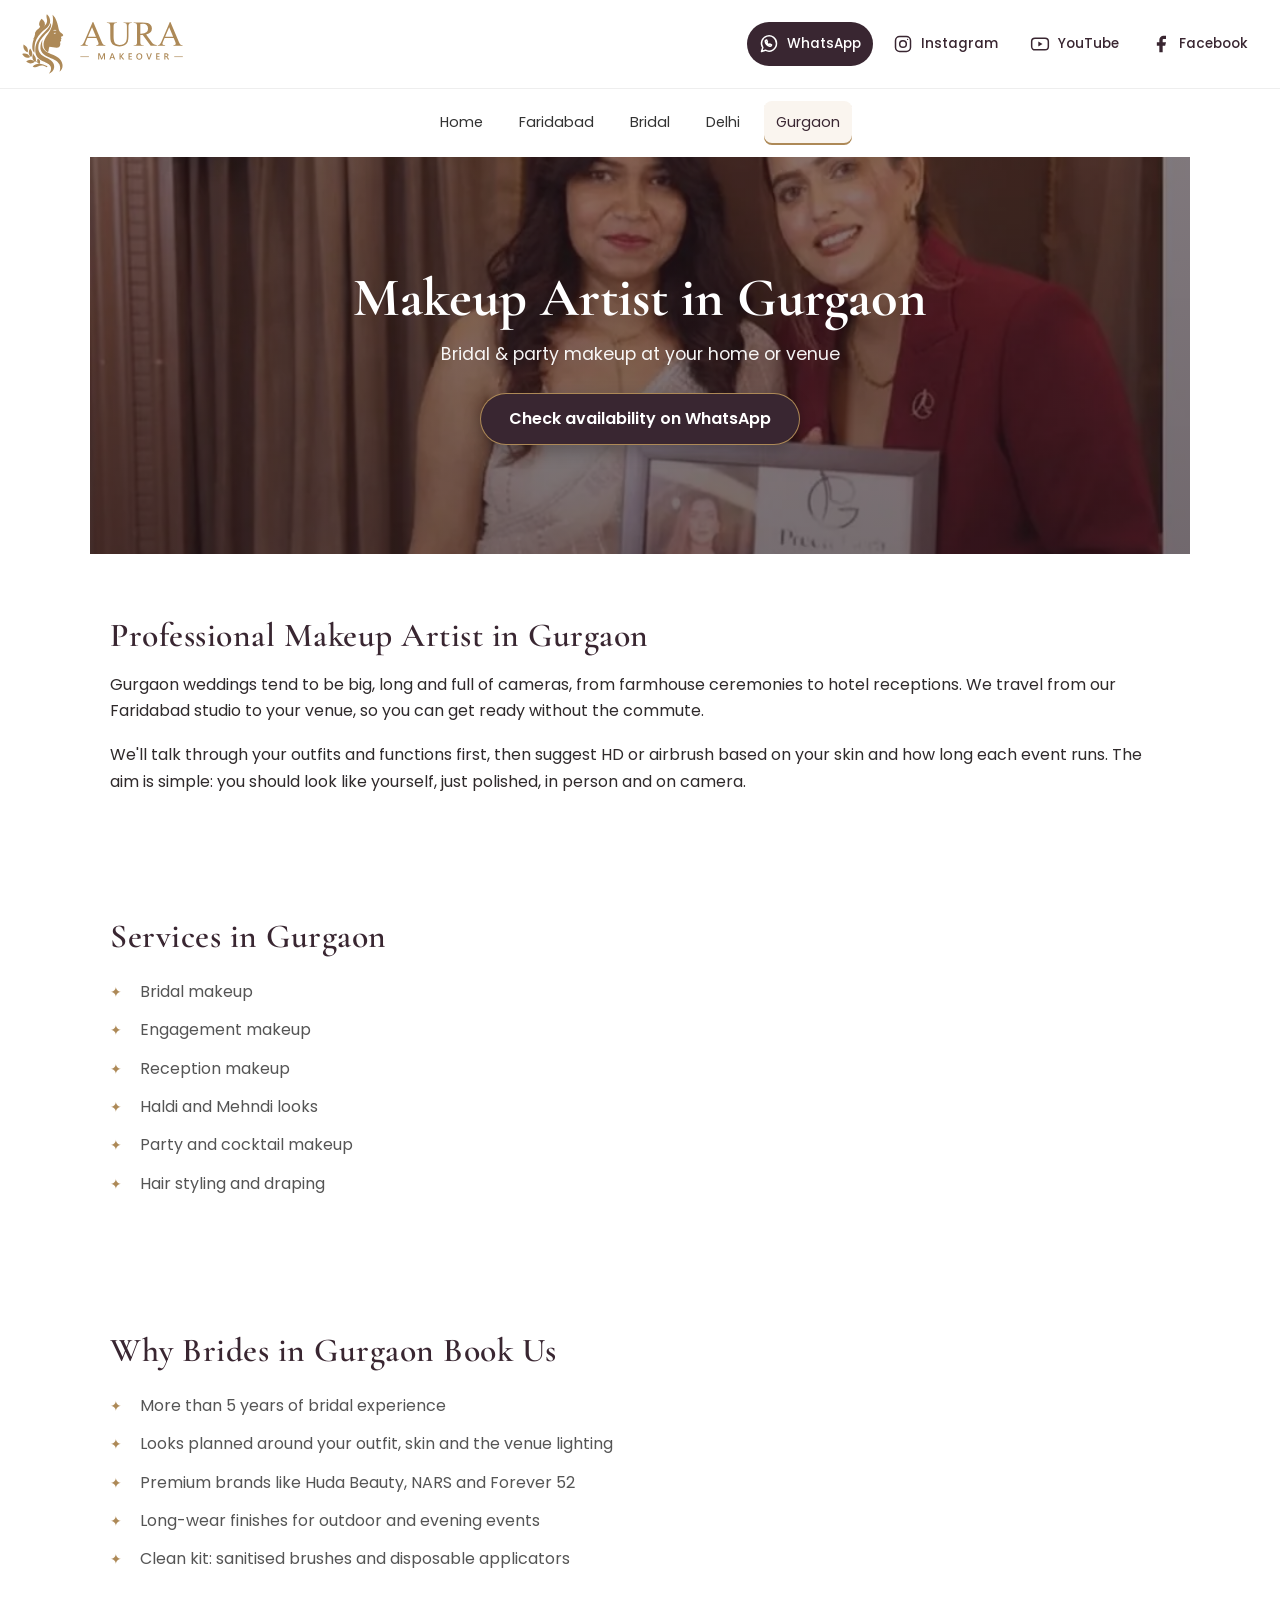
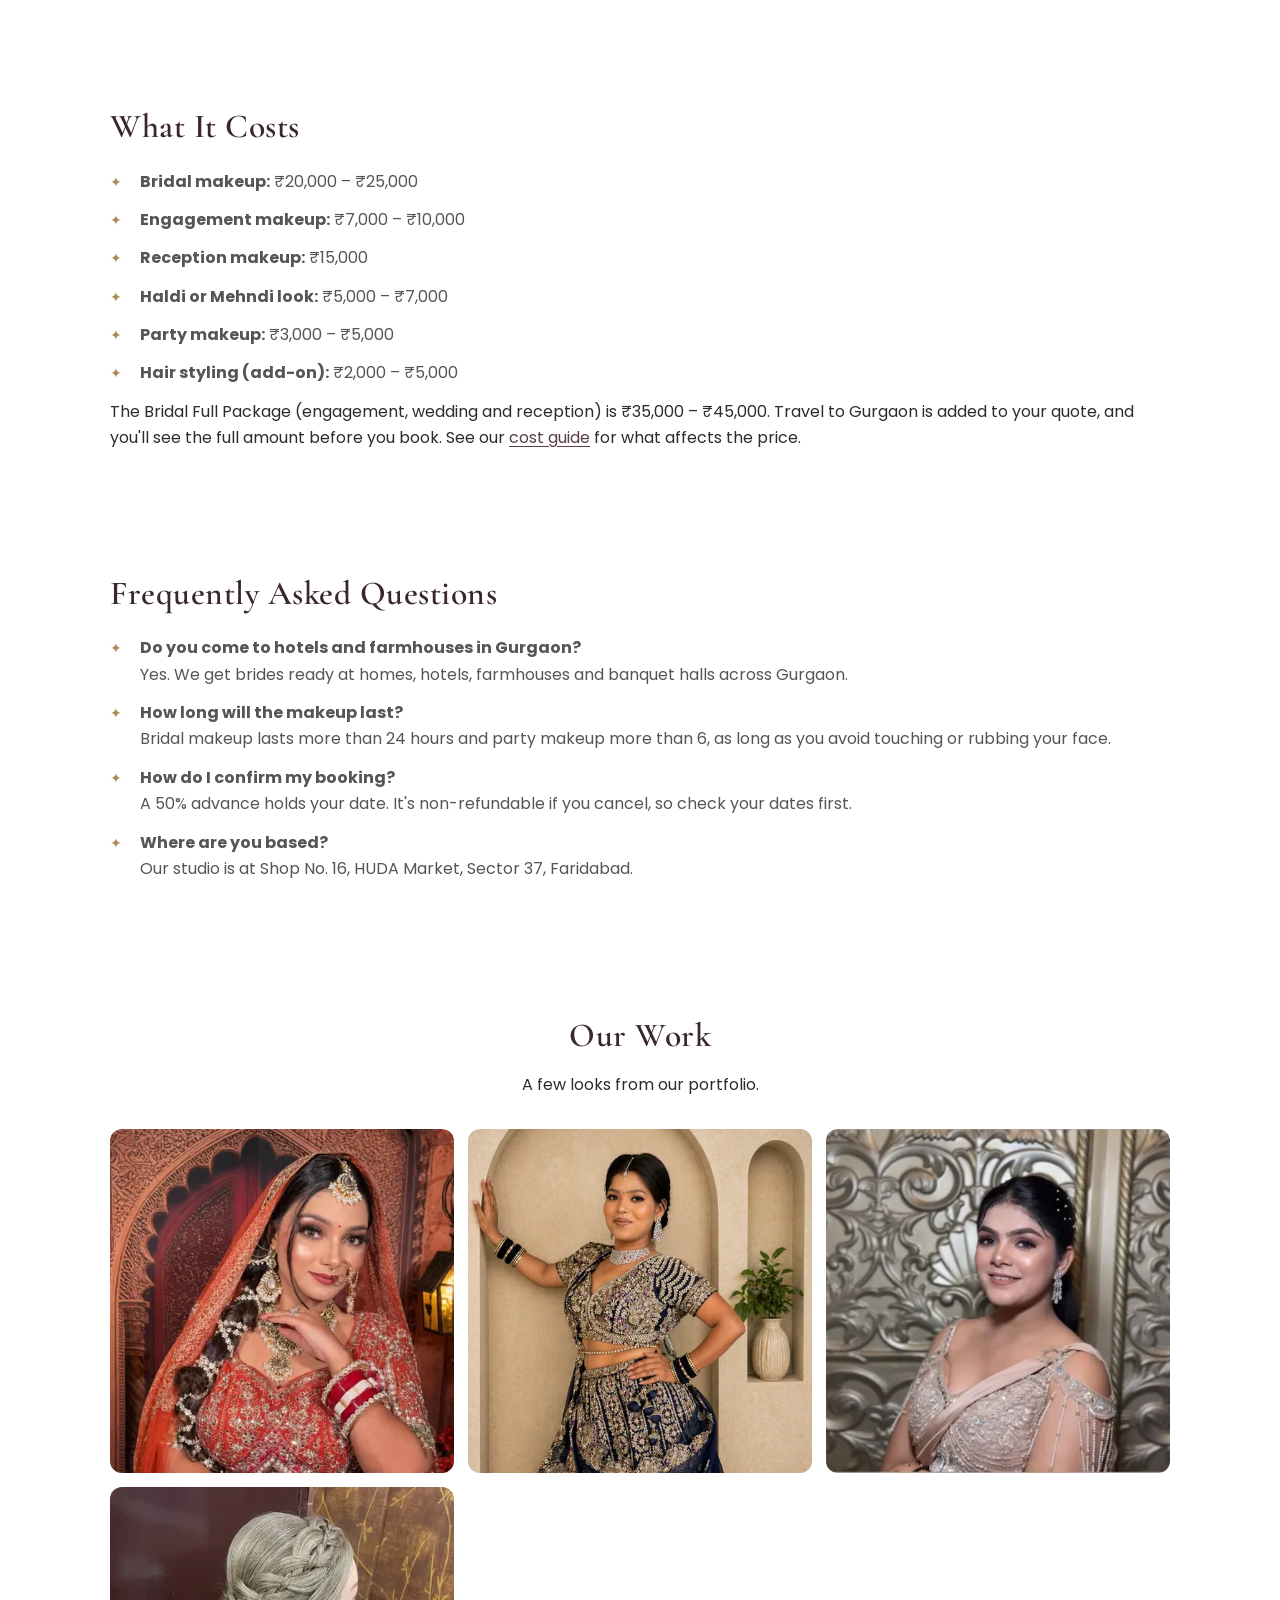
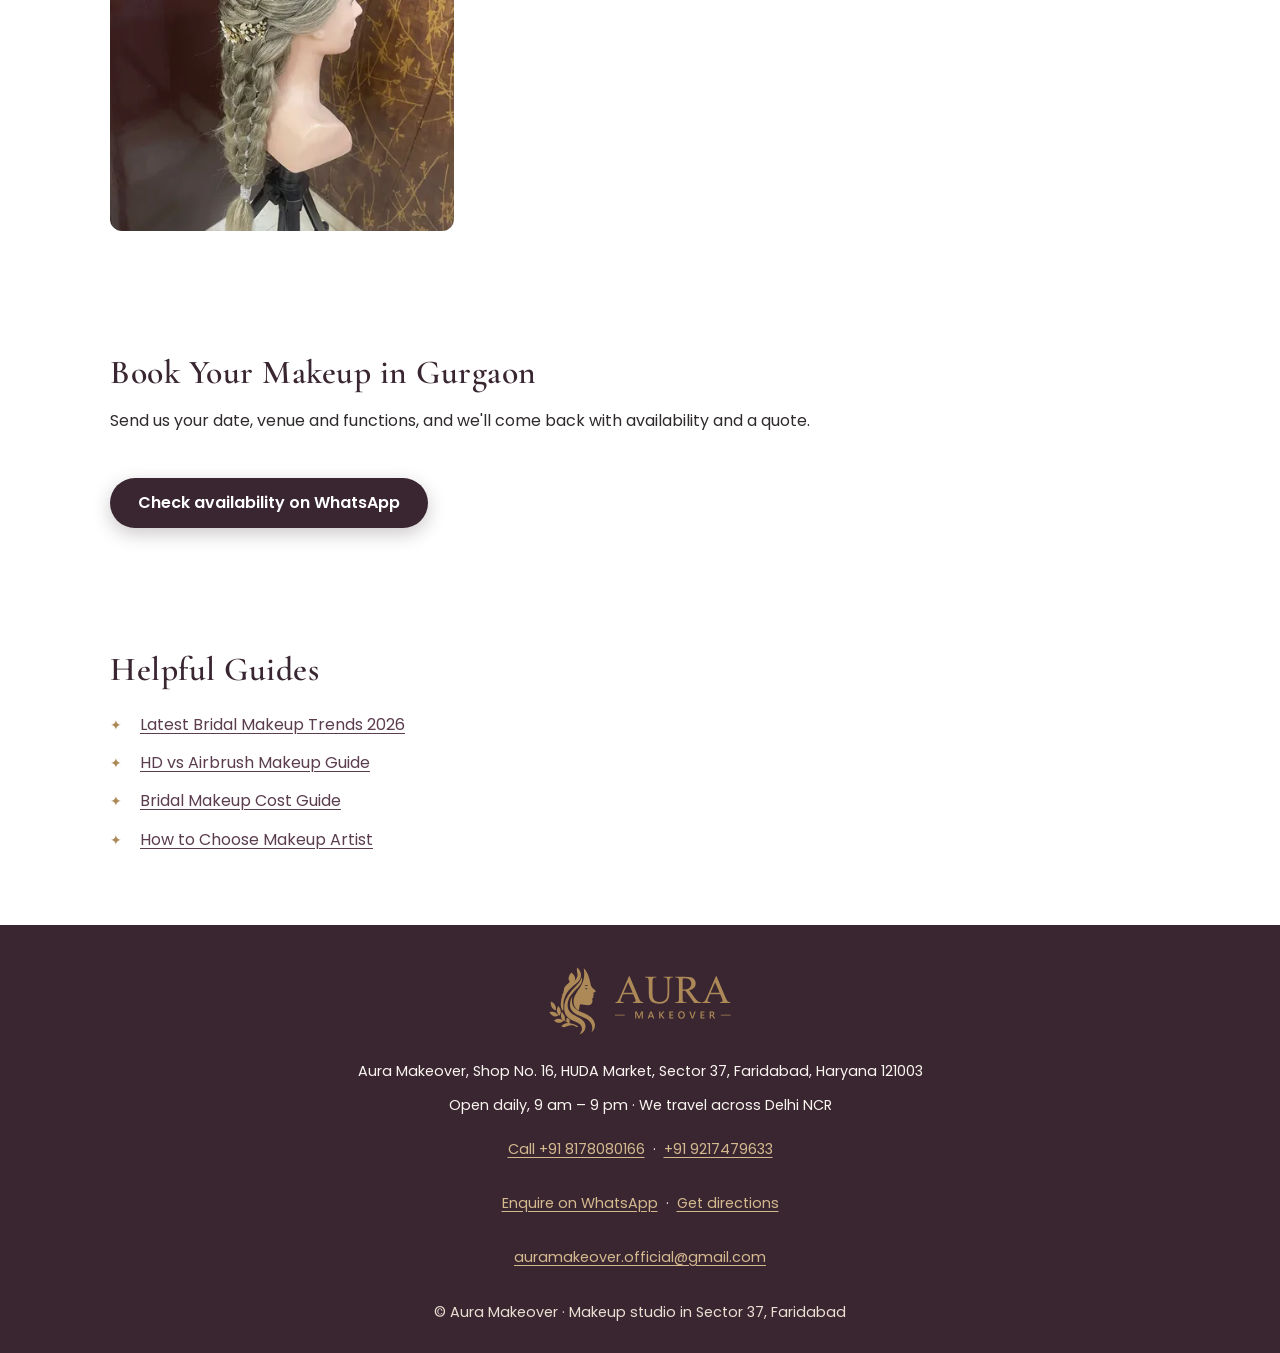
<file: makeup-artist-gurgaon.html>
<!DOCTYPE html>
<html lang="en">
<head>
<meta charset="UTF-8">
<meta name="viewport" content="width=device-width, initial-scale=1.0">

<title>Makeup Artist in Gurgaon | Bridal & Party Makeup | Aura Makeover</title>

<meta name="description" content="Bridal and party makeup at your hotel, farmhouse or home in Gurgaon. HD and airbrush looks planned around your outfit and venue, by Aura Makeover.">

<meta property="og:title" content="Makeup Artist in Gurgaon | Bridal &amp; Party Makeup | Aura Makeover">
<meta property="og:description" content="Bridal and party makeup at your hotel, farmhouse or home in Gurgaon. HD and airbrush looks planned around your outfit and venue, by Aura Makeover.">
<meta property="og:type" content="website">
<meta property="og:url" content="https://auramakeover.in/makeup-artist-gurgaon.html">
<meta property="og:image" content="https://auramakeover.in/images/aura-makeover-party-makeup-960.webp">
<meta property="og:site_name" content="Aura Makeover">
<meta name="twitter:card" content="summary_large_image">
<meta name="twitter:title" content="Makeup Artist in Gurgaon | Bridal &amp; Party Makeup | Aura Makeover">
<meta name="twitter:description" content="Bridal and party makeup at your hotel, farmhouse or home in Gurgaon. HD and airbrush looks planned around your outfit and venue, by Aura Makeover.">
<meta name="twitter:image" content="https://auramakeover.in/images/aura-makeover-party-makeup-960.webp">
<link rel="canonical" href="https://auramakeover.in/makeup-artist-gurgaon.html"/>

<link rel="icon" href="favicon.ico" sizes="48x48">
<link rel="icon" href="favicon.svg" type="image/svg+xml">
<link rel="apple-touch-icon" href="apple-touch-icon.png">
<link rel="manifest" href="site.webmanifest">
<meta name="theme-color" content="#392631">
<link rel="preconnect" href="https://fonts.googleapis.com" />
<link rel="preconnect" href="https://fonts.gstatic.com" crossorigin />
<link href="https://fonts.googleapis.com/css2?family=Cormorant+Garamond:wght@500;600;700&family=Poppins:wght@400;500;600&display=swap" rel="stylesheet" />
<link rel="preload" as="image" href="images/banner-960.webp" fetchpriority="high">
<link rel="stylesheet" href="style.css">

<script type="application/ld+json">
{
  "@context": "https://schema.org",
  "@type": "Service",
  "serviceType": "Makeup Artist in Gurgaon",
  "provider": {
    "@type": "BeautySalon",
    "@id": "https://auramakeover.in/#business",
    "name": "Aura Makeover",
    "url": "https://auramakeover.in/"
  },
  "areaServed": {
    "@type": "City",
    "name": "Gurgaon"
  },
  "description": "Makeup artist in Gurgaon for bridal, engagement and party makeup with HD and airbrush finish."
}
</script>

<script type="application/ld+json">
{
  "@context": "https://schema.org",
  "@type": "BreadcrumbList",
  "itemListElement": [
    {
      "@type": "ListItem",
      "position": 1,
      "name": "Home",
      "item": "https://auramakeover.in/"
    },
    {
      "@type": "ListItem",
      "position": 2,
      "name": "Makeup Artist in Gurgaon",
      "item": "https://auramakeover.in/makeup-artist-gurgaon.html"
    }
  ]
}
</script>

</head>

<body>
<a class="skip-link" href="#main-content">Skip to main content</a>
<header class="top-bar">
  <div class="top-left">
    <a href="./" class="logo-link"><img src="images/brand/aura-makeover-logo-gold.svg" width="165" height="64" alt="Aura Makeover home" class="logo" /></a>
  </div>

  <div class="top-right">
    <a href="https://wa.me/918178080166?text=Hi%20Aura%20Makeover%21%20I%27d%20like%20to%20enquire%20about%20makeup%20services%20in%20Gurgaon.%20Could%20you%20share%20your%20availability%20and%20pricing%3F" target="_blank" rel="noopener noreferrer" class="social-link social-whatsapp" aria-label="Contact us on WhatsApp" title="Contact us on WhatsApp"><svg class="social-icon" width="20" height="20" viewBox="0 0 24 24" fill="none" stroke="currentColor" stroke-width="1.8" stroke-linecap="round" stroke-linejoin="round" aria-hidden="true" focusable="false"><path d="M21 11.5a9 9 0 0 1-13.3 7.9L3 21l1.6-4.7A9 9 0 1 1 21 11.5Z"/><path d="M8.2 7.5c-.5.2-.8.8-.7 1.5.4 2.8 2.7 5.1 5.5 5.7.7.1 1.4-.2 1.7-.8l.4-.8-2.3-1.1-.7.8c-1.2-.5-2.3-1.5-2.8-2.7l.8-.7-1-2.3Z"/></svg><span class="social-label">WhatsApp</span></a>

    <a href="https://www.instagram.com/aura_makeoverr" target="_blank" rel="noopener noreferrer" class="social-link social-instagram" aria-label="Aura Makeover on Instagram" title="Aura Makeover on Instagram"><svg class="social-icon" width="20" height="20" viewBox="0 0 24 24" fill="none" stroke="currentColor" stroke-width="1.8" stroke-linecap="round" stroke-linejoin="round" aria-hidden="true" focusable="false"><rect x="3" y="3" width="18" height="18" rx="5"/><circle cx="12" cy="12" r="4"/><circle cx="17.5" cy="6.5" r=".8" fill="currentColor" stroke="none"/></svg><span class="social-label">Instagram</span></a>
    <a href="https://www.youtube.com/@Aura_makeover-h7b" target="_blank" rel="noopener noreferrer" class="social-link social-youtube" aria-label="Aura Makeover on YouTube" title="Aura Makeover on YouTube"><svg class="social-icon" width="20" height="20" viewBox="0 0 24 24" fill="none" stroke="currentColor" stroke-width="1.8" stroke-linecap="round" stroke-linejoin="round" aria-hidden="true" focusable="false"><rect x="2" y="5" width="20" height="14" rx="4"/><path d="m10 9 5 3-5 3Z" fill="currentColor" stroke="none"/></svg><span class="social-label">YouTube</span></a>
    <a href="https://www.facebook.com/aura.makeover.makeup.artist" target="_blank" rel="noopener noreferrer" class="social-link social-facebook" aria-label="Aura Makeover on Facebook" title="Aura Makeover on Facebook"><svg class="social-icon" width="20" height="20" viewBox="0 0 24 24" fill="none" stroke="currentColor" stroke-width="1.8" stroke-linecap="round" stroke-linejoin="round" aria-hidden="true" focusable="false"><path d="M18 2h-3a5 5 0 0 0-5 5v3H7v4h3v8h4v-8h3l1-4h-4V7a1 1 0 0 1 1-1h3Z" fill="currentColor" stroke="none"/></svg><span class="social-label">Facebook</span></a>
  </div>
</header>
<nav class="nav" aria-label="Main navigation">
<a href="./">Home</a>
<a href="makeup-artist-faridabad.html">Faridabad</a>
<a href="bridal-makeup-faridabad.html">Bridal</a>
<a href="makeup-artist-delhi.html">Delhi</a>
<a href="makeup-artist-gurgaon.html" aria-current="page">Gurgaon</a>
</nav>
<main id="main-content" tabindex="-1">

<section class="hero">
<h1>Makeup Artist in Gurgaon</h1>
<p>Bridal &amp; party makeup at your home or venue</p>
  <a class="btn" href="https://wa.me/918178080166?text=Hi%20Aura%20Makeover%21%20I%27d%20like%20to%20enquire%20about%20makeup%20services%20in%20Gurgaon.%20Could%20you%20share%20your%20availability%20and%20pricing%3F">Check availability on WhatsApp</a>

</section>

<section>
<h2>Professional Makeup Artist in Gurgaon</h2>
<p>
Gurgaon weddings tend to be big, long and full of cameras, from farmhouse ceremonies to hotel receptions. We travel from our Faridabad studio to your venue, so you can get ready without the commute.
</p>
<p>
We'll talk through your outfits and functions first, then suggest HD or airbrush based on your skin and how long each event runs. The aim is simple: you should look like yourself, just polished, in person and on camera.
</p>
</section>

<section>
<h2>Services in Gurgaon</h2>
<ul>
<li>Bridal makeup</li>
<li>Engagement makeup</li>
<li>Reception makeup</li>
<li>Haldi and Mehndi looks</li>
<li>Party and cocktail makeup</li>
<li>Hair styling and draping</li>
</ul>
</section>

<section>
<h2>Why Brides in Gurgaon Book Us</h2>
<ul>
<li>More than 5 years of bridal experience</li>
<li>Looks planned around your outfit, skin and the venue lighting</li>
<li>Premium brands like Huda Beauty, NARS and Forever 52</li>
<li>Long-wear finishes for outdoor and evening events</li>
<li>Clean kit: sanitised brushes and disposable applicators</li>
</ul>
</section>

<section>
<h2>What It Costs</h2>
<ul>
<li><strong>Bridal makeup:</strong> ₹20,000 – ₹25,000</li>
<li><strong>Engagement makeup:</strong> ₹7,000 – ₹10,000</li>
<li><strong>Reception makeup:</strong> ₹15,000</li>
<li><strong>Haldi or Mehndi look:</strong> ₹5,000 – ₹7,000</li>
<li><strong>Party makeup:</strong> ₹3,000 – ₹5,000</li>
<li><strong>Hair styling (add-on):</strong> ₹2,000 – ₹5,000</li>
</ul>
<p>
The Bridal Full Package (engagement, wedding and reception) is ₹35,000 – ₹45,000. Travel to Gurgaon is added to your quote, and you'll see the full amount before you book. See our <a href="bridal-makeup-cost-faridabad.html">cost guide</a> for what affects the price.
</p>
</section>

<section>
<h2>Frequently Asked Questions</h2>
<ul>
<li><strong>Do you come to hotels and farmhouses in Gurgaon?</strong><br>
Yes. We get brides ready at homes, hotels, farmhouses and banquet halls across Gurgaon.</li>
<li><strong>How long will the makeup last?</strong><br>
Bridal makeup lasts more than 24 hours and party makeup more than 6, as long as you avoid touching or rubbing your face.</li>
<li><strong>How do I confirm my booking?</strong><br>
A 50% advance holds your date. It's non-refundable if you cancel, so check your dates first.</li>
<li><strong>Where are you based?</strong><br>
Our studio is at Shop No. 16, HUDA Market, Sector 37, Faridabad.</li>
</ul>
</section>

<section aria-labelledby="our-work"><h2 id="our-work" class="center">Our Work</h2>
<p class="center">A few looks from our portfolio.</p>
<div class="gallery">
<img src="images/bridal-makeup-auramakeover-960.webp" srcset="images/bridal-makeup-auramakeover-480.webp 480w, images/bridal-makeup-auramakeover-960.webp 960w" sizes="(max-width: 767px) 47vw, 345px" width="960" height="825" alt="Bridal makeup by Aura Makeover in Gurgaon" loading="lazy" decoding="async">
<img src="images/bridal-makeup-2-aura-makeover-960.webp" srcset="images/bridal-makeup-2-aura-makeover-480.webp 480w, images/bridal-makeup-2-aura-makeover-960.webp 960w" sizes="(max-width: 767px) 47vw, 345px" width="960" height="1099" alt="Bridal lehenga look styled by Aura Makeover" loading="lazy" decoding="async">
<img src="images/party-makeup-aura-makeover-960.webp" srcset="images/party-makeup-aura-makeover-480.webp 480w, images/party-makeup-aura-makeover-960.webp 702w" sizes="(max-width: 767px) 47vw, 345px" width="702" height="614" alt="Party makeup by Aura Makeover" loading="lazy" decoding="async">
<img src="images/third-hair-styles-by-auramakeover-ranjana-960.webp" srcset="images/third-hair-styles-by-auramakeover-ranjana-480.webp 480w, images/third-hair-styles-by-auramakeover-ranjana-960.webp 960w" sizes="(max-width: 767px) 47vw, 345px" width="960" height="823" alt="Bridal braided hairstyle by Aura Makeover" loading="lazy" decoding="async">
</div>
</section>

<section>
<h2>Book Your Makeup in Gurgaon</h2>
<p>Send us your date, venue and functions, and we'll come back with availability and a quote.</p>
<a class="btn" href="https://wa.me/918178080166?text=Hi%20Aura%20Makeover%21%20I%27d%20like%20to%20enquire%20about%20makeup%20services%20in%20Gurgaon.%20Could%20you%20share%20your%20availability%20and%20pricing%3F">Check availability on WhatsApp</a>
</section>

<section>
<h2>Helpful Guides</h2>

<ul>
<li><a href="best-bridal-makeup-looks-2026.html">Latest Bridal Makeup Trends 2026</a></li>
<li><a href="hd-vs-airbrush-makeup.html">HD vs Airbrush Makeup Guide</a></li>
<li><a href="bridal-makeup-cost-faridabad.html">Bridal Makeup Cost Guide</a></li>
<li><a href="how-to-choose-makeup-artist.html">How to Choose Makeup Artist</a></li>
</ul>

</section>
</main>
<footer>
<img src="images/brand/aura-makeover-logo-gold.svg" width="186" height="72" alt="Aura Makeover" class="footer-logo" loading="lazy" decoding="async" />
<nav class="footer-contact" aria-label="Contact Aura Makeover">
      <p>Aura Makeover, Shop No. 16, HUDA Market, Sector 37, Faridabad, Haryana 121003</p>
      <p>Open daily, 9 am – 9 pm · We travel across Delhi NCR</p>
      <p><a href="tel:+918178080166">Call +91 8178080166</a> · <a href="tel:+919217479633">+91 9217479633</a></p>
      <p><a href="https://wa.me/918178080166?text=Hi%20Aura%20Makeover%21%20I%27d%20like%20to%20enquire%20about%20makeup%20services%20in%20Gurgaon.%20Could%20you%20share%20your%20availability%20and%20pricing%3F">Enquire on WhatsApp</a> · <a href="https://maps.app.goo.gl/MC8ctfnPd83sNfoJ6" target="_blank" rel="noopener noreferrer">Get directions</a></p>
      <p><a href="mailto:auramakeover.official@gmail.com">auramakeover.official@gmail.com</a></p>
    </nav>
© Aura Makeover · Makeup studio in Sector 37, Faridabad
</footer>
<nav class="mobile-actions" aria-label="Quick contact">
      <a href="tel:+918178080166">Call us</a><a href="https://wa.me/918178080166?text=Hi%20Aura%20Makeover%21%20I%27d%20like%20to%20enquire%20about%20makeup%20services%20in%20Gurgaon.%20Could%20you%20share%20your%20availability%20and%20pricing%3F">WhatsApp enquiry</a>
    </nav>
<script src="assets/js/analytics.js" defer></script>
<script src="assets/js/gallery.js" defer></script>
</body>
</html>
</file>
<file: style.css>
/* Brand palette from the storefront logo. Gold is 3.2:1 on white, so it is
   kept for decoration and large marks; --gold-deep is the text-safe gold, and
   --gold-light the gold for text on plum. */
:root {
  --plum: #392631;
  --plum-hover: #4f3644;
  --plum-soft: #5b3d4e;
  --gold: #ad8957;
  --gold-deep: #86663a;
  --gold-light: #d4b98f;
  --cream: #faf5ef;
  --cream-deep: #f3ebe0;
  --primary: var(--plum);
  --soft: var(--cream);
}

/* --- Base ---------------------------------------------------------------- */
* { box-sizing: border-box; margin: 0; padding: 0; }
html { scroll-padding-top: 110px; }
body { font-family: 'Poppins', sans-serif; color: #2f2a2b; line-height: 1.65; }
img { max-width: 100%; }

section {
  padding: 60px 20px;
  max-width: 1100px;
  margin: auto;
}

.center,
.text-center { text-align: center; }

ul {
  list-style: none;
  margin-top: 20px;
}

ul li {
  position: relative;
  padding-left: 30px;
  margin-bottom: 12px;
  color: #555;
}

ul li::before {
  content: "✦";
  position: absolute;
  left: 0;
  top: 2px;
  color: var(--gold);
  font-size: 0.9rem;
}

.skip-link { position: fixed; top: 8px; left: 8px; padding: 12px 18px; background: #fff; color: #222; z-index: 2000; transform: translateY(-200%); }
.skip-link:focus { transform: translateY(0); }
a:focus-visible { outline: 3px solid #185b86; outline-offset: 4px; }

/* ---------------------------------------------------------------------------
   Typography.
   Headings use Cormorant Garamond, a classical Roman serif that echoes the
   lettering of the storefront wordmark. Its x-height is small, so headings are
   set a size larger than a typical sans would need. Poppins stays for body copy.
   --------------------------------------------------------------------------- */
h1, h2 {
  font-family: 'Cormorant Garamond', Georgia, 'Times New Roman', serif;
  font-weight: 600;
  letter-spacing: 0;
  color: var(--plum);
}

h3 { font-weight: 600; }

section h2 { letter-spacing: 0.5px; }
main section h2 { font-size: 2.1rem; }

/* ---------------------------------------------------------------------------
   Prose rhythm.
   The `* { margin: 0 }` reset strips margins from every heading and paragraph,
   so restore spacing for prose inside <main>.
   `.contact p` and the `.aura-*` content keep their own spacing: the first is
   more specific, and the second sits inside .container rather than directly
   under <section>, so neither is matched here.
   --------------------------------------------------------------------------- */
main section > p { margin-bottom: 18px; }
main section > p:last-child { margin-bottom: 0; }
main section > h2 { margin-bottom: 14px; line-height: 1.3; }
main section > h3 { margin-bottom: 12px; line-height: 1.35; }

/* Adjacent margins collapse, so this sets the gap above a mid-section heading
   without doubling up on the paragraph margin before it. */
main section > h2:not(:first-child) { margin-top: 36px; }

/* Unstyled in-content links (e.g. Helpful Guides) were browser-default blue. */
main a:not([class]) { color: var(--plum-soft); text-underline-offset: 3px; }
main a:not([class]):hover { color: var(--plum); }

/* --- Header -------------------------------------------------------------- */
.top-bar {
  width: 100%;
  display: flex;
  flex-wrap: nowrap;
  justify-content: space-between;
  align-items: center;
  gap: 16px;
  padding: 10px 20px;
  background: #fff;
  border-bottom: 1px solid #eee;
  position: sticky;
  top: 0;
  z-index: 1000;
}

.top-bar a {
  display: inline-flex;
  align-items: center;
  gap: 8px;
  min-height: 44px;
  font-size: 0.85rem;
  font-weight: 500;
  color: #2c2c2c;
  text-decoration: none;
}

.top-bar a:hover { color: var(--primary); }

.top-left {
  display: flex;
  flex-shrink: 0;
  align-items: center;
  gap: 10px;
}

/* The wordmark carries the name, so there is no separate text label. */
.logo {
  display: block;
  width: auto;
  height: 64px;
}

.top-bar .logo-link { padding: 2px 0; }

.top-right {
  display: flex;
  flex-wrap: nowrap;
  align-items: center;
  gap: 8px;
}

.top-bar .social-link { display: inline-flex; justify-content: center; align-items: center; gap: 8px; min-width: 44px; min-height: 44px; padding: 10px 12px; border-radius: 999px; color: var(--plum); white-space: nowrap; transition: background-color .15s ease; }
.social-icon { display: block; flex: 0 0 20px; }
.top-bar .social-link:hover { background: var(--cream-deep); color: var(--plum); }
.top-bar .social-whatsapp { background: var(--plum); color: #fff; }
.top-bar .social-whatsapp:hover { background: var(--plum-hover); color: #fff; }

/* --- Navigation ---------------------------------------------------------- */
.nav { display: flex; flex-wrap: wrap; justify-content: center; align-items: center; gap: 8px 12px; width: 100%; padding: 12px 18px; }
.nav a { display: inline-flex; align-items: center; min-height: 44px; margin: 0; padding: 8px 12px; border-radius: 8px; color: #333; font-size: 0.9rem; text-decoration: none; }
.nav a:hover, .nav a[aria-current="page"] { background: var(--soft); color: var(--plum); }
.nav a[aria-current="page"] { box-shadow: inset 0 -2px 0 var(--gold); }

/* --- Hero ---------------------------------------------------------------- */
/* The photo overlay leans plum rather than neutral black, so the hero sits in
   the same palette as the header and footer. */
.hero {
  background: linear-gradient(rgba(36,22,30,.55), rgba(36,22,30,.62)),
    url("images/banner-960.webp") center/cover no-repeat;
  color: #fff;
  padding: 110px 20px;
  text-align: center;
}

.hero h1 {
  color: #fff;
  font-size: 3.4rem;
  font-weight: 700;
  line-height: 1.15;
  margin-bottom: 10px;
}

.hero p {
  font-size: 1.1rem;
  opacity: 0.95;
}

/* The tagline lines read as one unit under the h1, so they want a tighter
   rhythm than body prose. */
.hero > p { margin-bottom: 6px; }
.hero > p:last-of-type { margin-bottom: 0; }

/* --- Buttons ------------------------------------------------------------- */
/* Plum for every call to action, gold for labels and ornaments. */
.btn {
  display: inline-block;
  margin-top: 25px;
  padding: 12px 28px;
  border-radius: 30px;
  background: var(--primary);
  color: #fff;
  text-decoration: none;
  font-weight: 600;
  box-shadow: 0 6px 18px rgba(57,38,49,0.25);
}

.hero .btn { box-shadow: 0 0 0 1px var(--gold), 0 6px 18px rgba(0,0,0,.25); }

.aura-btn {
  display: inline-block;
  padding: 16px 34px;
  background: var(--plum);
  color: #fff;
  border-radius: 50px;
  text-decoration: none;
  font-size: 15px;
  font-weight: 600;
  box-shadow: 0 6px 18px rgba(57,38,49,.25);
  transition: 0.3s ease;
}

.aura-btn:hover, .btn:hover { background: var(--plum-hover); color: #fff; }

/* --- Pricing, brands, testimonials -------------------------------------- */
.grid {
  display: grid;
  grid-template-columns: repeat(auto-fit, minmax(250px, 1fr));
  gap: 20px;
  margin-top: 40px;
}

.card {
  background: var(--soft);
  padding: 25px;
  border-radius: 14px;
}

.grid .card h3 { font-size: 1.05rem; }

.price {
  margin-top: 8px;
  font-weight: 600;
  color: var(--gold-deep);
}

.brands {
  display: flex;
  flex-wrap: wrap;
  justify-content: center;
  gap: 15px;
  margin-top: 30px;
}

.brand {
  padding: 10px 18px;
  border: 1px solid #e6d8c4;
  border-radius: 20px;
}

.testimonial-grid {
  display: grid;
  grid-template-columns: repeat(auto-fit, minmax(260px, 1fr));
  gap: 25px;
  margin-top: 40px;
}

/* The top padding keeps the large quote mark clear of the first words. */
.testimonial-card {
  background: var(--soft);
  padding: 52px 25px 30px;
  border-radius: 18px;
  position: relative;
  text-align: left;
}

.testimonial-card p {
  font-style: italic;
  color: #555;
  font-size: 0.95rem;
  line-height: 1.6;
}

.testimonial-card .quote {
  font-size: 3rem;
  line-height: 1;
  color: var(--gold);
  position: absolute;
  top: 8px;
  left: 20px;
  opacity: 0.25;
}

.client-name {
  margin-top: 15px;
  font-weight: 600;
  color: #2c2c2c;
  font-size: 0.9rem;
}

/* ---------------------------------------------------------------------------
   Contact.
   Links are the primary conversion actions, so they look tappable and meet the
   44px touch target minimum. No horizontal padding: `.contact p` is a centred
   flex row of icon + label, and an extra 12px was enough to push the email row
   past the available width on a 360px phone, wrapping the envelope icon onto a
   line of its own. The labels are already wide enough to tap.
   --------------------------------------------------------------------------- */
.contact {
  background: var(--soft);
  border-radius: 20px;
  padding: 40px 20px;
}

.contact p {
  display: flex;
  flex-wrap: wrap;
  justify-content: center;
  align-items: center;
  gap: 10px;
  margin: 12px 0;
  font-weight: 500;
}

.contact .contact-icon {
  color: var(--gold-deep);
  vertical-align: -4px;
}

.contact a {
  color: #2c2c2c;
  text-decoration: none;
  overflow-wrap: anywhere;
}

.contact a:hover { color: var(--primary); }

.contact p a {
  display: inline-flex;
  align-items: center;
  min-height: 44px;
  padding: 10px 0;
  color: var(--plum-soft);
  text-decoration: underline;
  text-underline-offset: 3px;
}

.section-tint { background: var(--soft); padding: 40px 20px; }

/* --- "Why brides trust" feature block ----------------------------------- */
.aura-why-section {
  padding: 90px 0;
  background: var(--soft);
}

.aura-feature-content,
.aura-heading,
.aura-bottom-box {
  word-wrap: break-word;
  overflow-wrap: break-word;
}

.aura-heading {
  max-width: 900px;
  margin: 0 auto 70px;
}

.aura-heading .sub-title {
  display: inline-block;
  color: var(--gold-deep);
  font-size: 14px;
  font-weight: 600;
  letter-spacing: 2px;
  text-transform: uppercase;
  margin-bottom: 15px;
}

.aura-heading h2 {
  font-size: 46px;
  line-height: 1.3;
  letter-spacing: 0;
  margin-bottom: 25px;
}

.aura-heading p {
  font-size: 17px;
  line-height: 1.9;
  color: #666;
}

.aura-feature-row {
  display: flex;
  align-items: center;
  gap: 60px;
  margin-bottom: 80px;
}

.aura-feature-row.reverse { flex-direction: row-reverse; }

.aura-feature-image,
.aura-feature-content {
  flex: 1;
  min-width: 0;
}

.aura-feature-image img {
  display: block;
  width: 100%;
  height: 520px;
  object-fit: cover;
  border-radius: 24px;
  box-shadow: 0 18px 40px rgba(0,0,0,0.08);
}

.feature-badge {
  display: inline-block;
  background: var(--cream-deep);
  color: var(--plum);
  padding: 10px 18px;
  border-radius: 999px;
  font-size: 13px;
  font-weight: 600;
  letter-spacing: .3px;
  margin-bottom: 20px;
}

/* Display-size h3s share the heading serif; small card titles stay in Poppins. */
.aura-feature-content h3,
.aura-bottom-box h3 {
  font-family: 'Cormorant Garamond', Georgia, 'Times New Roman', serif;
  font-weight: 600;
  color: var(--plum);
  line-height: 1.2;
  margin-bottom: 20px;
}

.aura-feature-content h3 { font-size: 38px; }
.aura-bottom-box h3 { font-size: 40px; }

.aura-feature-content p {
  font-size: 16px;
  line-height: 1.9;
  color: #666;
  margin-bottom: 25px;
}

.aura-feature-content ul {
  margin: 0;
}

.aura-feature-content ul li {
  margin-bottom: 14px;
  font-size: 16px;
  color: #333;
}

.aura-bottom-box {
  background: linear-gradient(135deg, var(--cream-deep), #fff);
  padding: 60px 40px;
  border-radius: 28px;
  margin-top: 30px;
}

.aura-bottom-box p {
  max-width: 800px;
  margin: 0 auto 30px;
  font-size: 17px;
  line-height: 1.9;
  color: #666;
}

/* ---------------------------------------------------------------------------
   Portfolio galleries.
   Square tiles at ~345px on desktop keep most of each shot, and the crop is
   biased upwards so faces stay in frame. The lightbox carries the full
   uncropped shot on tap. A ragged masonry was tried first and rejected: five
   images of mixed ratios balance badly across three columns and leave a dead
   gap in the first one.
   --------------------------------------------------------------------------- */
.gallery {
  display: grid;
  grid-template-columns: repeat(auto-fit, minmax(300px, 1fr));
  gap: 14px;
  margin-top: 30px;
}

.gallery img {
  display: block;
  width: 100%;
  height: auto;
  aspect-ratio: 1 / 1;
  object-fit: cover;
  object-position: center 35%;
  margin: 0;
  border-radius: 12px;
}

/* Affordance for the images the lightbox has enhanced. Avoids transforms so a
   hover can never widen the tile and introduce horizontal overflow. */
.gallery img[role="button"] {
  cursor: zoom-in;
  transition: box-shadow .2s ease, filter .2s ease;
}

.gallery img[role="button"]:hover {
  box-shadow: 0 10px 24px rgba(0,0,0,.2);
  filter: brightness(1.04);
}

.gallery img[role="button"]:focus-visible {
  outline: 3px solid #185b86;
  outline-offset: 3px;
}

/* --- Lightbox ------------------------------------------------------------ */
.aura-lightbox {
  position: fixed;
  inset: 0;
  z-index: 3000;
  display: flex;
  align-items: center;
  justify-content: center;
  gap: 6px;
  padding: 16px;
  background: rgba(30,19,26,.94);
}

.aura-lightbox[hidden] { display: none; }

.aura-lb-figure {
  margin: 0;
  max-width: min(100%, 900px);
  text-align: center;
}

.aura-lb-img {
  display: block;
  width: auto;
  height: auto;
  max-width: 100%;
  max-height: 78vh;
  margin: 0 auto;
  border-radius: 10px;
}

.aura-lb-caption {
  margin-top: 12px;
  color: var(--cream);
  font-size: .9rem;
  line-height: 1.5;
}

.aura-lb-close,
.aura-lb-nav {
  flex: 0 0 44px;
  display: flex;
  align-items: center;
  justify-content: center;
  width: 44px;
  height: 44px;
  padding: 0;
  border: 0;
  border-radius: 50%;
  background: rgba(255,255,255,.15);
  color: #fff;
  font-size: 1.7rem;
  line-height: 1;
  cursor: pointer;
}

.aura-lb-close {
  position: absolute;
  top: 14px;
  right: 14px;
  font-size: 1.5rem;
}

.aura-lb-close:hover,
.aura-lb-nav:hover { background: rgba(255,255,255,.3); }

.aura-lightbox button:focus-visible {
  outline: 3px solid #fff;
  outline-offset: 3px;
}

/* --- Guide pages: byline and in-article photos --------------------------- */
.article-meta { color: #6b5f62; font-size: .875rem; margin-bottom: 18px; }
.article-figure { margin: 8px 0 28px; }
.article-figure img {
  display: block;
  width: 100%;
  height: auto;
  max-height: 560px;
  object-fit: cover;
  object-position: center 30%;
  border-radius: 16px;
}

/* --- Footer -------------------------------------------------------------- */
footer {
  text-align: center;
  padding: 40px 25px 28px;
  background: var(--plum);
  font-size: 0.9rem;
  color: #e9dfd2;
}

.footer-logo { display: block; width: auto; height: 72px; margin: 0 auto 22px; }
.footer-contact { color: var(--cream); margin-bottom: 20px; line-height: 1.8; }
.footer-contact p { margin-bottom: 8px; }
.footer-contact a {
  display: inline-block;
  padding: 10px 4px;
  color: var(--gold-light);
  text-decoration: underline;
  text-underline-offset: 3px;
  overflow-wrap: anywhere;
}
footer a:focus-visible { outline-color: var(--gold-light); }

.mobile-actions { display: none; }

/* ---------------------------------------------------------------------------
   Responsive. Widest breakpoint first, so narrower blocks override wider ones.
   --------------------------------------------------------------------------- */

/* The cream panel is narrower than the viewport on desktop, so give it a
   finished edge instead of letting photos butt against it. */
@media (min-width: 992px) {
  .aura-why-section { border-radius: 28px; padding-left: 56px; padding-right: 56px; }
}

/* Compact social controls keep the tablet header on one line. */
@media (max-width: 1000px) {
  .top-bar .social-link:not(.social-whatsapp) .social-label { display: none; }
  .top-bar .social-link:not(.social-whatsapp) { width: 44px; height: 44px; padding: 0; background: var(--cream); }
  .top-bar .social-link:not(.social-whatsapp):hover { background: var(--cream-deep); }
}

@media (max-width: 991px) {
  .aura-why-section { padding: 70px 20px; }

  .aura-heading { margin-bottom: 50px; }
  .aura-heading h2 { font-size: 38px; line-height: 1.4; }
  .aura-heading p { font-size: 16px; line-height: 1.8; }

  .aura-feature-row,
  .aura-feature-row.reverse {
    flex-direction: column;
    gap: 35px;
    margin-bottom: 70px;
  }

  .aura-feature-content h3,
  .aura-bottom-box h3 { font-size: 32px; }
  .aura-feature-content p { font-size: 15px; line-height: 1.8; }

  .aura-feature-image img { height: auto; max-height: 450px; }

  .aura-bottom-box { padding: 45px 25px; }
}

@media (max-width: 767px) {
  .aura-why-section { padding: 55px 15px; }

  .aura-heading { margin-bottom: 40px; }
  .aura-heading .sub-title { font-size: 12px; letter-spacing: 1px; }
  .aura-heading h2 { margin-bottom: 18px; }
  .aura-heading p { font-size: 15px; line-height: 1.8; }

  .aura-feature-row { gap: 28px; margin-bottom: 55px; }

  .feature-badge { font-size: 11px; padding: 8px 14px; }

  .aura-feature-content h3 { margin-bottom: 15px; }
  .aura-feature-content p { margin-bottom: 18px; }
  .aura-feature-content ul li { font-size: 14px; line-height: 1.7; margin-bottom: 10px; }

  .aura-feature-image img { max-height: 320px; border-radius: 18px; }

  .aura-bottom-box { padding: 35px 20px; border-radius: 20px; }
  .aura-bottom-box p { font-size: 15px; line-height: 1.8; }

  .aura-btn { width: 100%; text-align: center; padding: 14px 20px; font-size: 14px; }
}

@media (max-width: 600px) {
  html { scroll-padding-top: 12px; }
  body { padding-bottom: calc(64px + env(safe-area-inset-bottom)); }

  /* Text-only sections stacked 90px apart on phones, which made the location
     and guide pages feel sparse and long. */
  section { padding: 36px 18px; }
  .hero { padding: 80px 20px; }
  .hero h1 { font-size: clamp(2.1rem, 9.4vw, 2.7rem); overflow-wrap: break-word; }

  main section h2,
  .aura-heading h2 { font-size: 1.9rem; line-height: 1.2; }

  .top-bar { position: static; flex-wrap: wrap; justify-content: center; gap: 8px; padding: 10px 14px 14px; }
  .top-left { flex: 0 0 100%; justify-content: center; }
  .logo { height: 52px; }
  .top-right { display: grid; grid-template-columns: minmax(0, 1fr) repeat(3, 44px); width: min(100%, 300px); gap: 8px; }
  .top-bar .social-whatsapp { width: 100%; }

  .nav { gap: 4px; padding: 8px; }
  .nav a { font-size: .85rem; padding: 8px; }

  .btn, .aura-btn { max-width: 100%; white-space: normal; }

  .grid { grid-template-columns: minmax(0, 1fr); gap: 10px; margin-top: 26px; }
  .grid .card { padding: 16px 20px; }
  .grid .card .price { margin-top: 2px; }
  .testimonial-grid { grid-template-columns: minmax(0, 1fr); }

  /* Keep every block on the same 18px gutter as the other sections. */
  .aura-why-section { padding: 55px 18px; }
  .aura-feature-image { width: 100%; }
  .aura-feature-image img { max-height: none; }
  .aura-feature-content h3,
  .aura-bottom-box h3 { font-size: 1.75rem; }
  .aura-feature-content ul li { font-size: 15px; }
  .feature-badge { font-size: 12px; padding: 7px 14px; }

  .gallery { grid-template-columns: repeat(2, minmax(0, 1fr)); gap: 10px; }
  /* An odd last image would otherwise sit alone beside an empty cell; let it
     take the full row and show uncropped. */
  .gallery img:last-child:nth-child(odd) { grid-column: 1 / -1; aspect-ratio: auto; }

  .aura-lightbox { gap: 2px; padding: 10px; }
  .aura-lb-img { max-height: 70vh; }

  .mobile-actions { position: fixed; bottom: 0; left: 0; right: 0; z-index: 1100; display: grid; grid-template-columns: 1fr 1fr; gap: 10px; padding: 8px 12px calc(8px + env(safe-area-inset-bottom)); border-top: 1px solid #eadfce; background: #fff; }
  .mobile-actions a { display: flex; justify-content: center; align-items: center; min-height: 44px; padding: 8px; border-radius: 8px; background: var(--plum); color: #fff; text-decoration: none; font-size: .85rem; font-weight: 600; }
}

/* The email is the longest label; at 320px it is the one row that still cannot
   fit beside its icon at full size. */
@media (max-width: 374px) {
  .contact p a[href^="mailto:"] { font-size: .875rem; }
}

@media (prefers-reduced-motion: reduce) {
  *, *::before, *::after { scroll-behavior: auto !important; transition: none !important; animation: none !important; }
}
</file>
